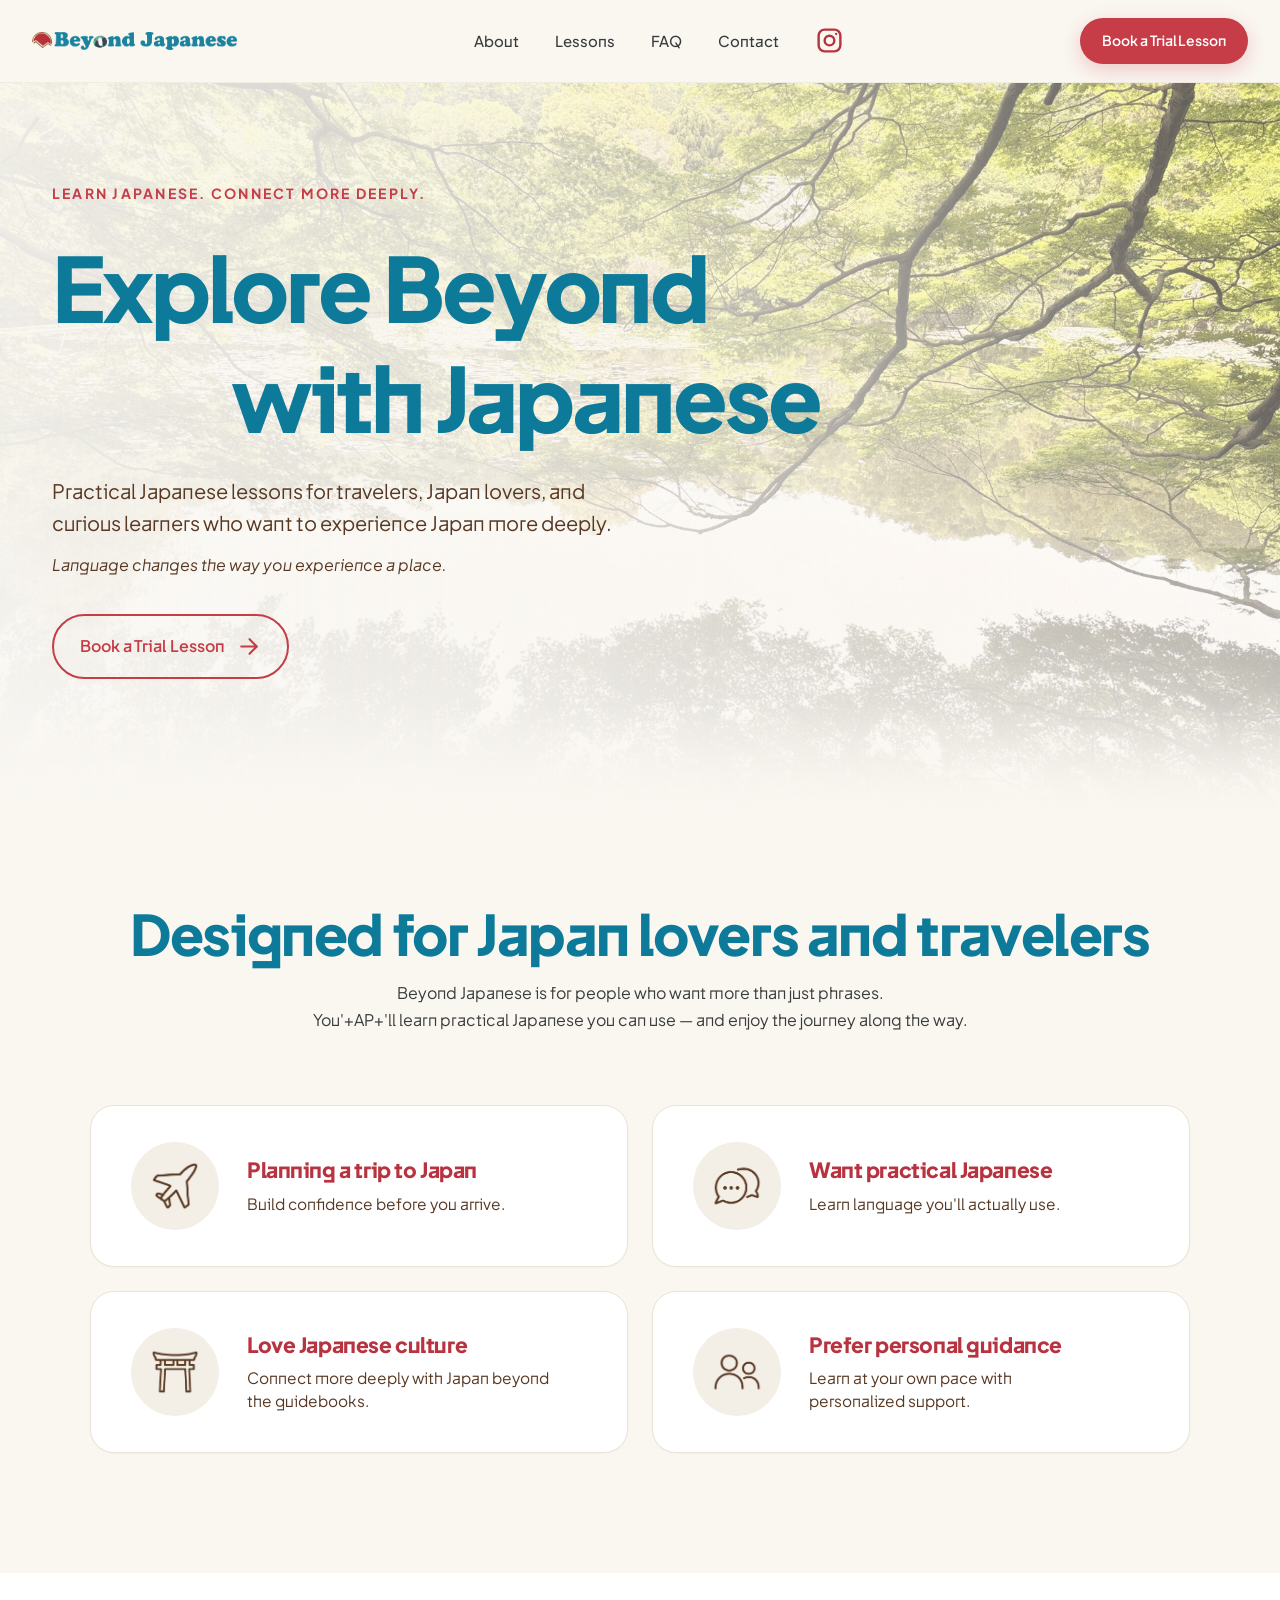
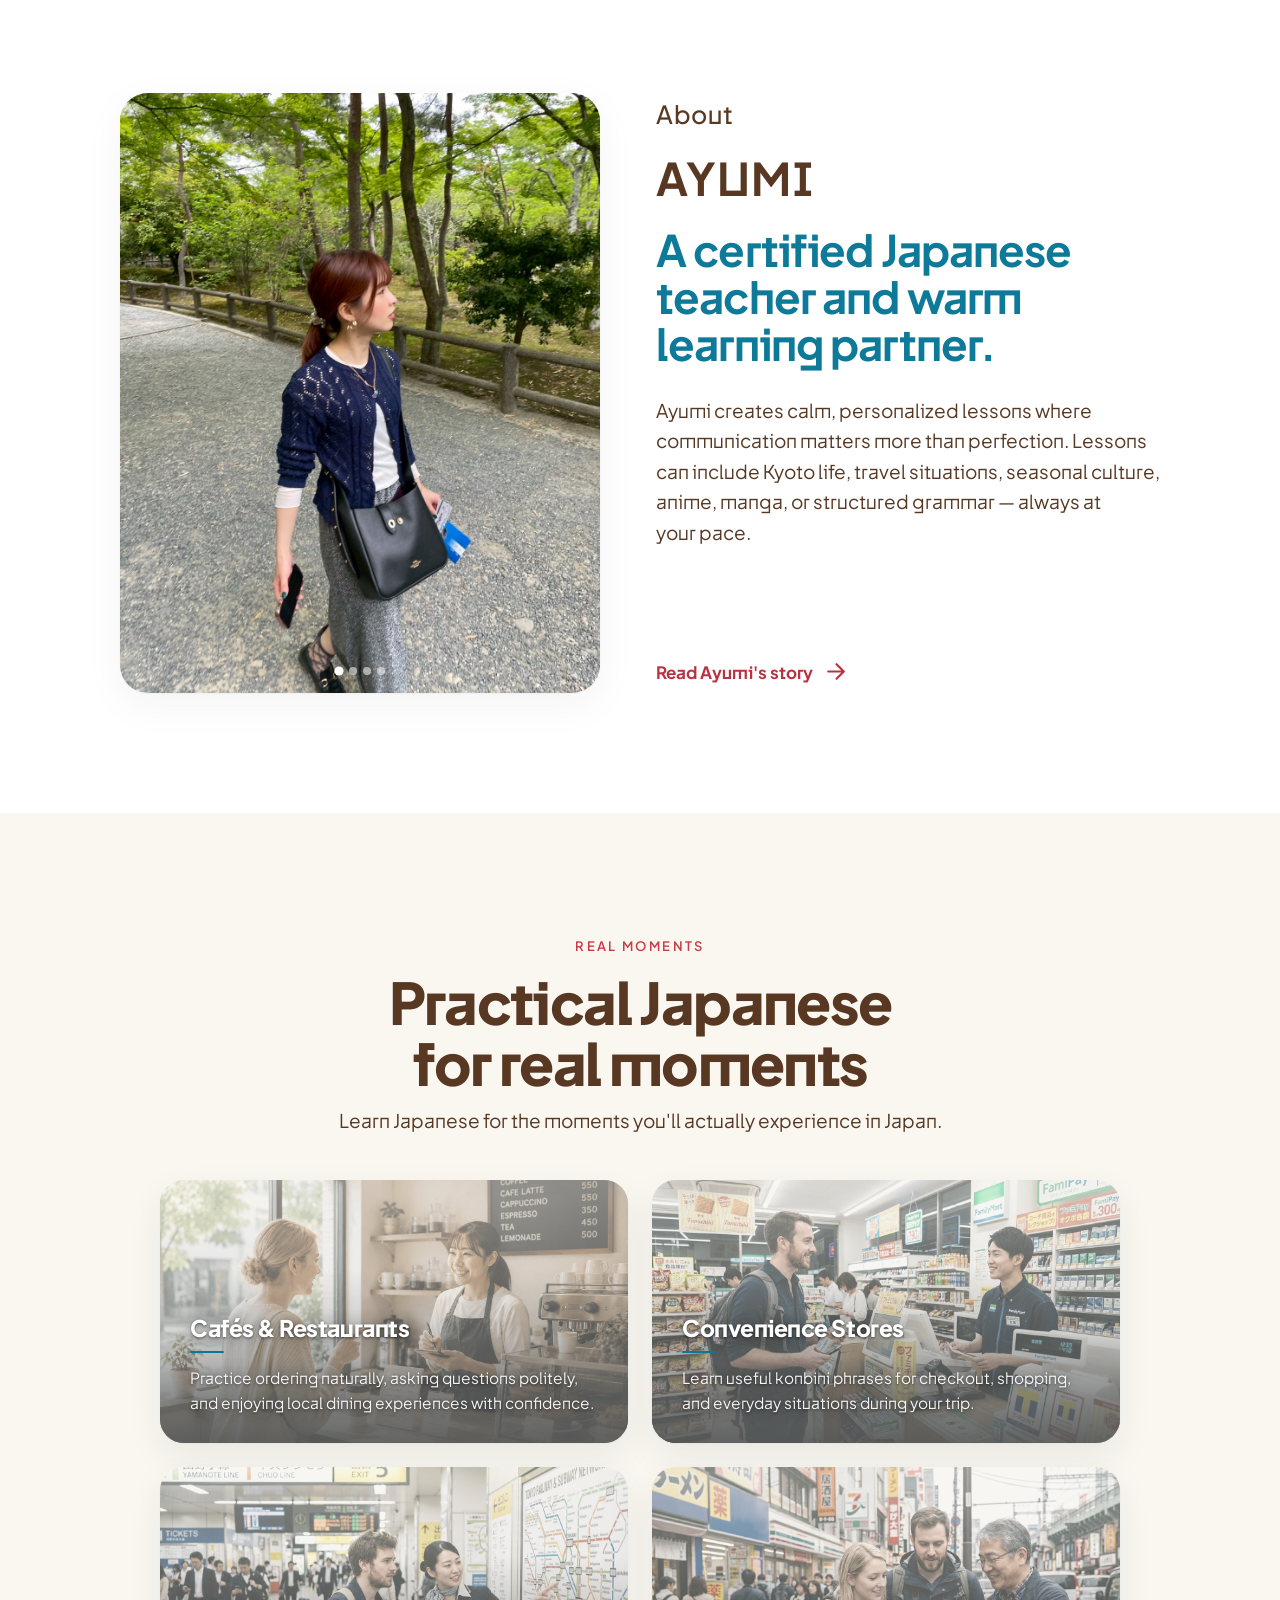
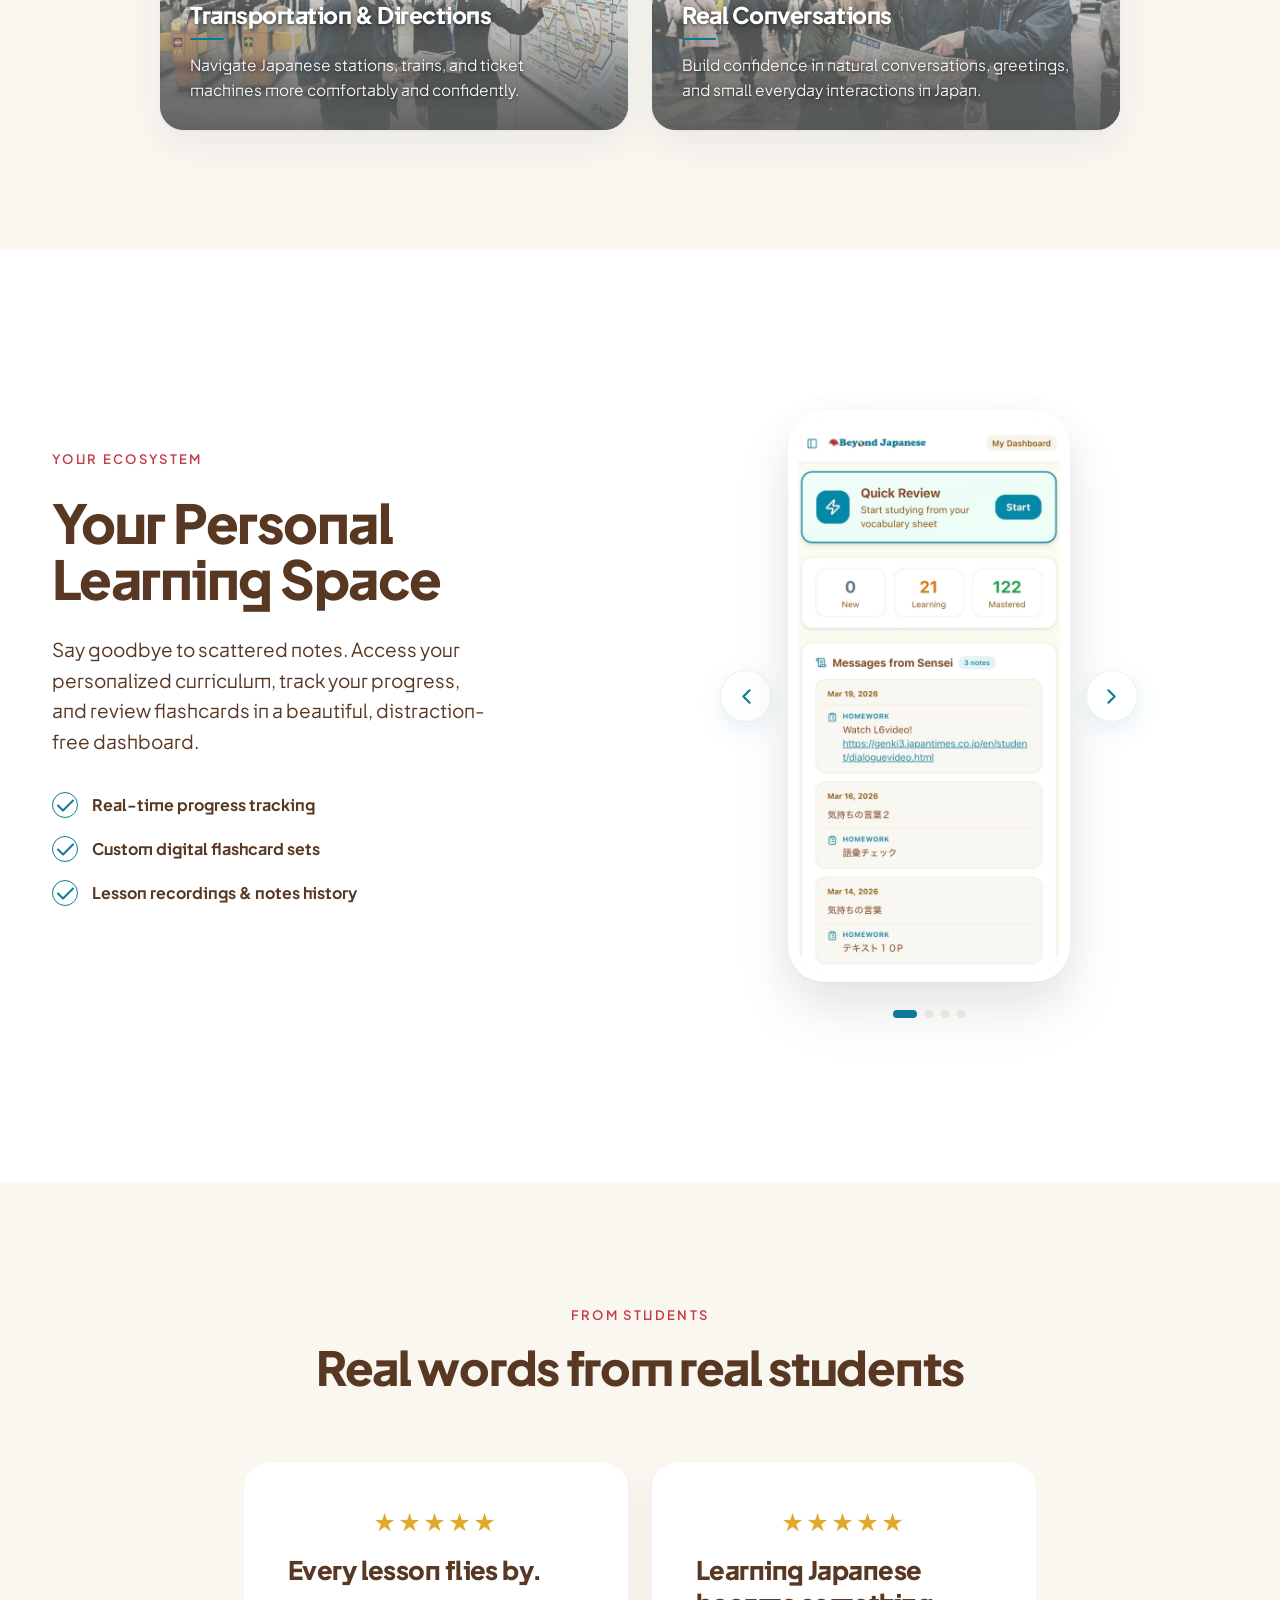
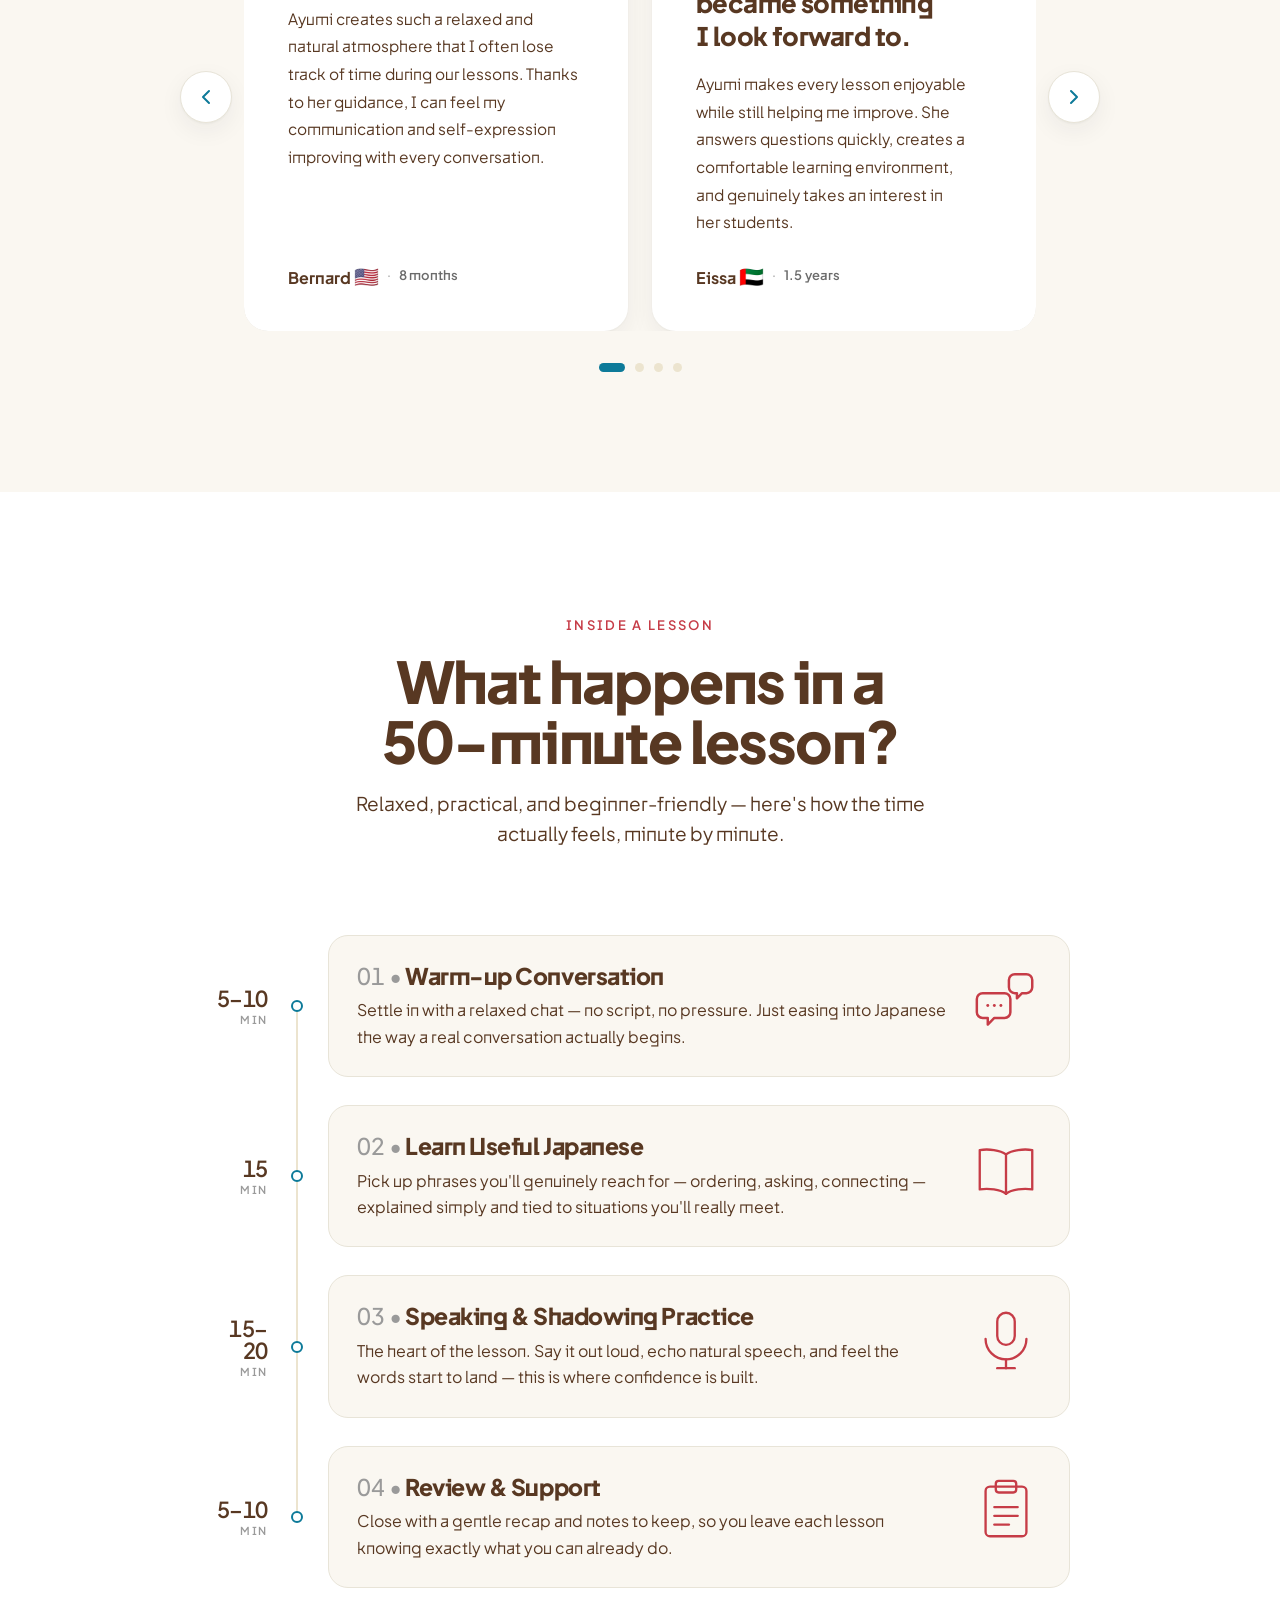
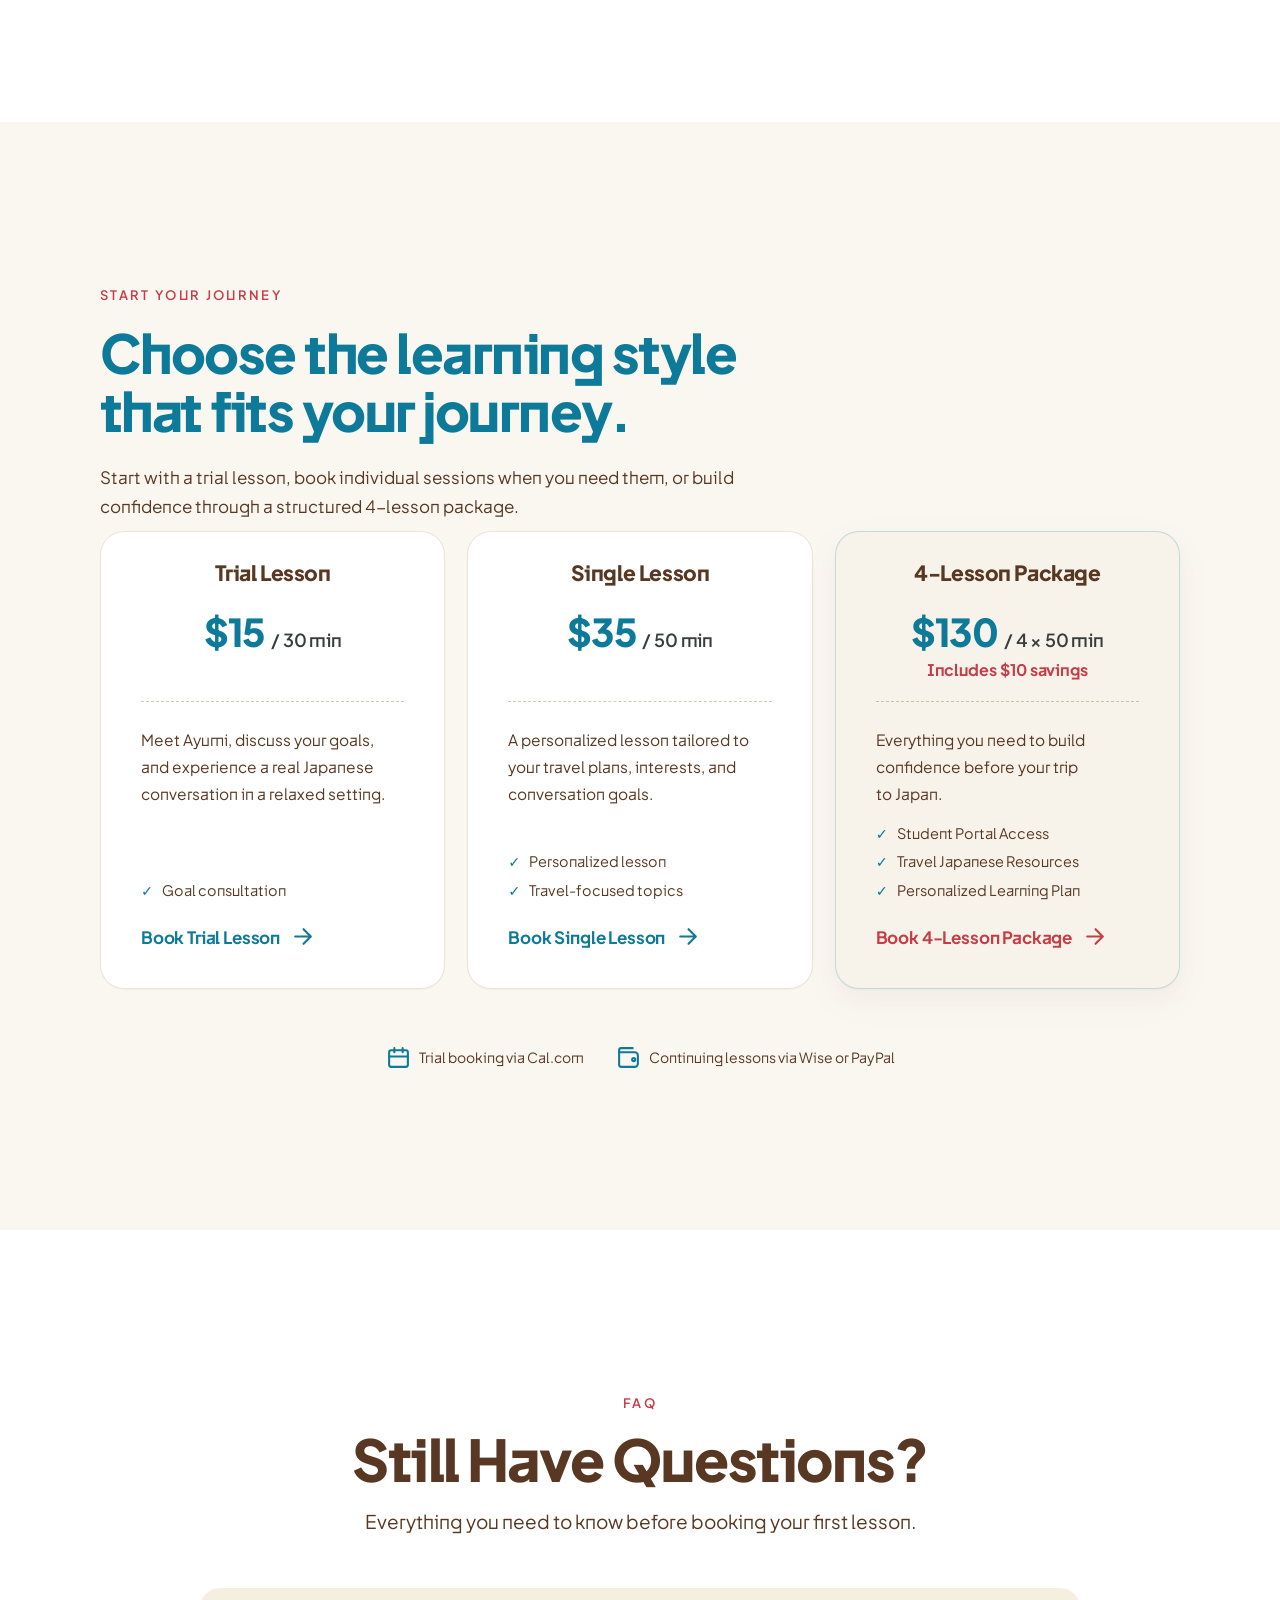
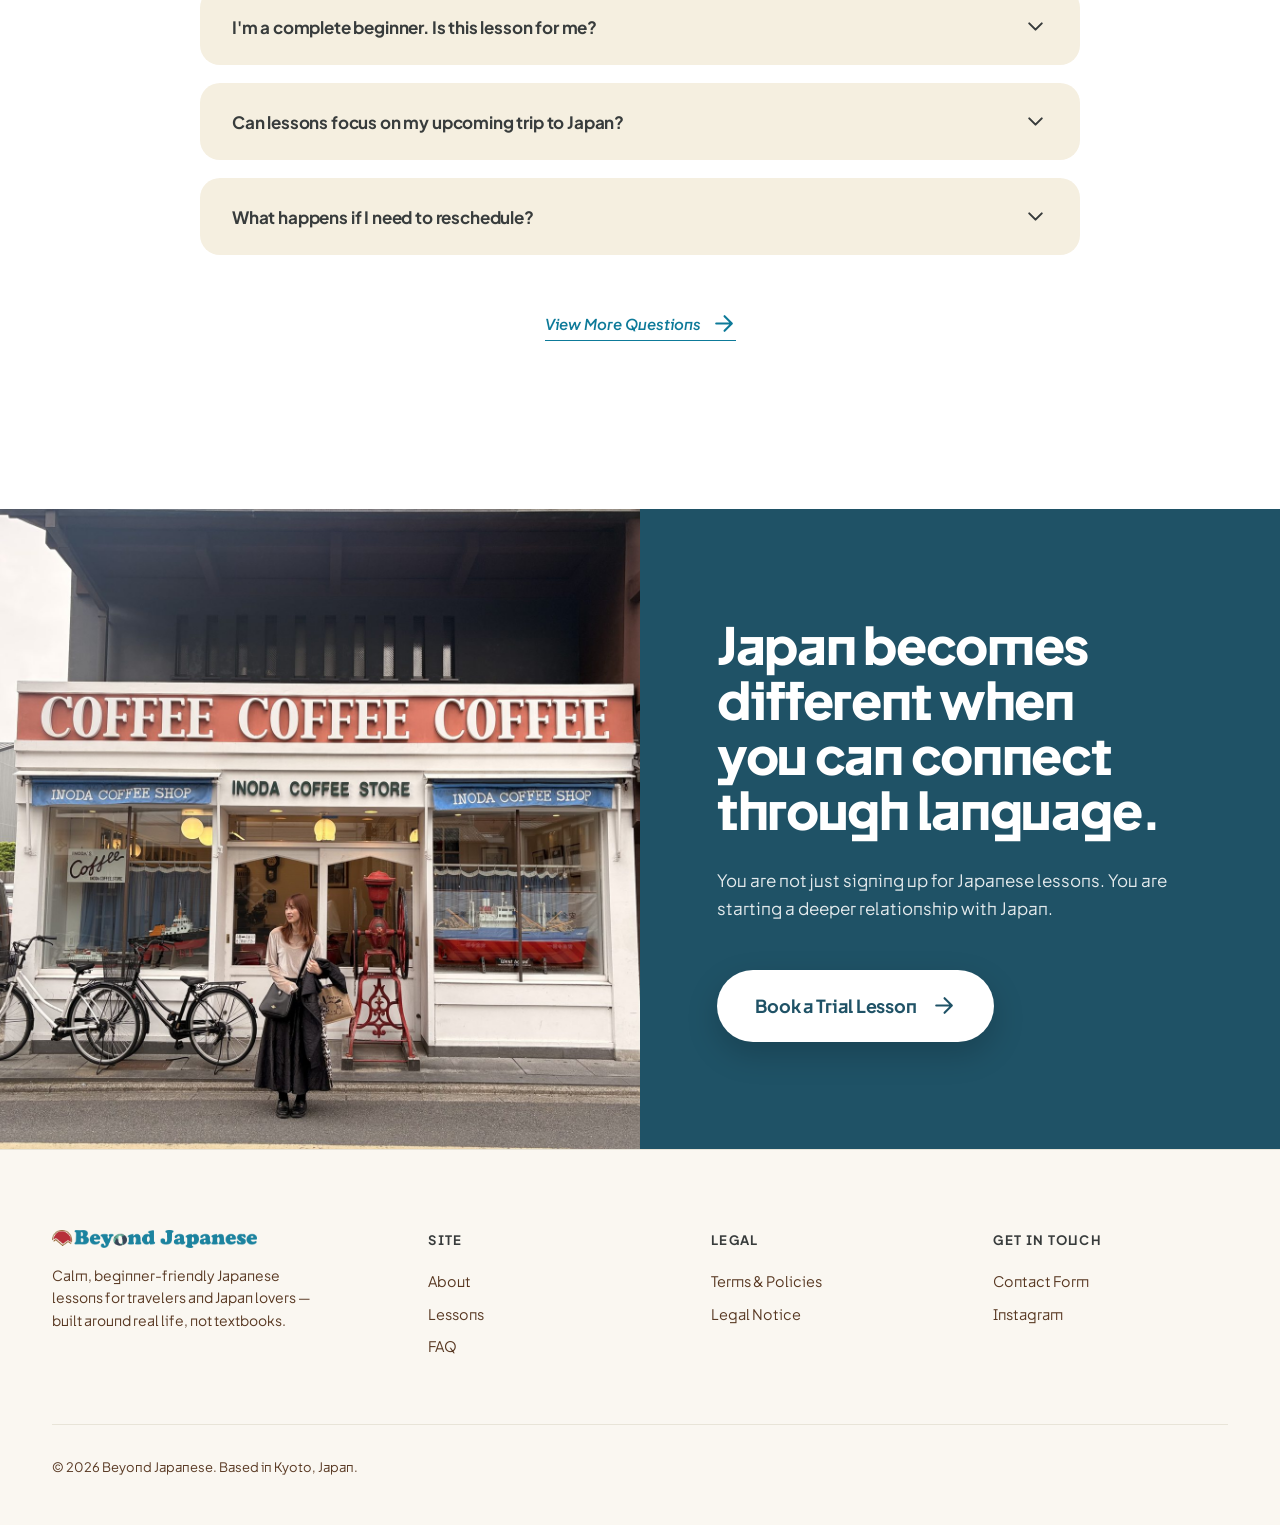
<file: index.html>
<!DOCTYPE html>
<html lang="en">
<head>
<meta charset="UTF-8">
<meta name="viewport" content="width=device-width, initial-scale=1.0">
<title>Beyond Japanese — Explore Beyond with Japanese</title>
<link rel="preconnect" href="https://fonts.googleapis.com">
<link rel="preconnect" href="https://fonts.gstatic.com" crossorigin>
<link href="https://fonts.googleapis.com/css2?family=Plus+Jakarta+Sans:wght@400;500;600;700;800&family=JetBrains+Mono:wght@400;500&display=swap" rel="stylesheet">
<link rel="stylesheet" href="styles.css">
</head>
<body>
<header class="header" data-screen-label="01 Header">
  <div class="header-inner">
    <a href="index.html" class="logo" aria-label="Beyond Japanese — back to home"><img src="images/logo.png" alt="Beyond Japanese" class="logo-img"></a>
    <nav class="nav" aria-label="Primary">
      <a href="about.html">About</a>
      <a href="index.html#pricing">Lessons</a>
      <a href="faq.html">FAQ</a>
      <a href="contact.html">Contact</a>
      <a href="https://www.instagram.com/beyond_japanese.ayumi/" target="_blank" rel="noopener" aria-label="Instagram" class="nav-ig"><svg width="21" height="21" viewBox="0 0 24 24" fill="none" stroke="currentColor" stroke-width="2" stroke-linecap="round" stroke-linejoin="round" style="width:25px;height:25px;"><g><rect x="3" y="3" width="18" height="18" rx="5" style="stroke: rgb(183, 51, 64);"></rect><circle cx="12" cy="12" r="4" style="stroke: rgb(183, 51, 64);"></circle><circle cx="17.5" cy="6.5" r="1" stroke="none" style="fill: rgb(183, 51, 64);"></circle></g></svg></a>
    </nav>
    <a href="https://cal.com/beyond-japanese-lesson/30min" target="_blank" rel="noopener" class="btn btn-primary btn-sm">Book a Trial Lesson</a>
  </div>
</header>
<main>
<section class="hero" data-screen-label="02 Hero">
  <div class="hero-image" aria-hidden="true">
    <img src="images/arashiyama-pond.jpg" alt="" class="hero-photo active" loading="eager">
    <img src="images/arashiyama-back.JPG" alt="" class="hero-photo" loading="lazy">
    <img src="images/kiyomizu-dera.jpg" alt="" class="hero-photo" loading="lazy">
    <img src="images/to-ji.jpg" alt="" class="hero-photo" loading="lazy">
  </div>
  <div class="hero-fade" aria-hidden="true"></div>
  <div class="hero-content">
    <p class="hero-eyebrow">Learn Japanese. Connect more deeply.</p>
    <h1 class="h-display"><span class="hero-h1-line">Explore Beyond</span><br><span class="hero-h1-indent hero-h1-line">with Japanese</span></h1>
    <p class="hero-sub">Practical Japanese lessons for travelers, Japan lovers, and curious learners who want to experience Japan more deeply.</p>
    <p class="hero-support">Language changes the way you experience a place.</p>
    <div class="hero-ctas"><a href="https://cal.com/beyond-japanese-lesson/30min" target="_blank" rel="noopener" class="btn btn-outline-red">Book a Trial Lesson <svg width="18" height="18" viewBox="0 0 24 24" fill="none" stroke="currentColor" stroke-width="2" stroke-linecap="round" stroke-linejoin="round" style="width:25px;height:25px;"><path d="M5 12h14M13 5l7 7-7 7"></path></svg></a></div>
  </div>
</section>
<section class="section section-cream designed-section" data-screen-label="03 Designed For">
  <div class="container">
    <div class="section-head designed-head">
      <h2 class="h-section designed-title" style="color: rgb(13, 122, 153);">Designed for Japan lovers and travelers</h2>
      <p class="designed-sub">Beyond Japanese is for people who want more than just phrases.<br>You'+AP+'ll learn practical Japanese you can use — and enjoy the journey along the way.</p>
    </div>
    <div class="benefit-grid">
      <article class="benefit-card"><div class="benefit-icon" aria-hidden="true"><img src="images/icon-plane.png" alt="" loading="lazy"></div><div class="benefit-text"><h3 class="benefit-title" style="color: rgb(183, 51, 64);">Planning a trip to Japan</h3><p class="benefit-desc">Build confidence before you arrive.</p></div></article>
      <article class="benefit-card"><div class="benefit-icon" aria-hidden="true"><img src="images/icon-chats.png" alt="" loading="lazy"></div><div class="benefit-text"><h3 class="benefit-title" style="color: rgb(183, 51, 64);">Want practical Japanese</h3><p class="benefit-desc">Learn language you'll actually use.</p></div></article>
      <article class="benefit-card"><div class="benefit-icon" aria-hidden="true"><img src="images/icon-torii.png" alt="" loading="lazy"></div><div class="benefit-text"><h3 class="benefit-title" style="color: rgb(183, 51, 64);">Love Japanese culture</h3><p class="benefit-desc">Connect more deeply with Japan beyond the guidebooks.</p></div></article>
      <article class="benefit-card"><div class="benefit-icon" aria-hidden="true"><img src="images/icon-users.png" alt="" loading="lazy"></div><div class="benefit-text"><h3 class="benefit-title" style="color: rgb(183, 51, 64);">Prefer personal guidance</h3><p class="benefit-desc">Learn at your own pace with personalized support.</p></div></article>
    </div>
  </div>
</section>
<section class="section section-white" id="about" data-screen-label="04 About Ayumi">
  <div class="container">
    <div class="about">
      <div class="about-photo">
        <img src="images/ayumi-arashiyama.JPEG" alt="Ayumi walking through Arashiyama" class="about-img active" loading="eager">
        <img src="images/ayumi-flower.JPG" alt="Ayumi with flowers" class="about-img" loading="lazy">
        <img src="images/ayumi-kimono.jpg" alt="Ayumi in kimono" class="about-img" loading="lazy">
        <img src="images/ayumi-kyudo.jpg" alt="Ayumi practicing kyudo" class="about-img" loading="lazy">
        <button class="about-arrow about-arrow-prev" aria-label="Previous photo"><svg viewBox="0 0 24 24" width="22" height="22" fill="none" stroke="currentColor" stroke-width="2" stroke-linecap="round" stroke-linejoin="round"><path d="M15 6l-6 6 6 6"></path></svg></button>
        <button class="about-arrow about-arrow-next" aria-label="Next photo"><svg viewBox="0 0 24 24" width="22" height="22" fill="none" stroke="currentColor" stroke-width="2" stroke-linecap="round" stroke-linejoin="round"><path d="M9 6l6 6-6 6"></path></svg></button>
        <div class="dots">
          <button class="dot active" aria-label="Photo 1"></button>
          <button class="dot" aria-label="Photo 2"></button>
          <button class="dot" aria-label="Photo 3"></button>
          <button class="dot" aria-label="Photo 4"></button>
        </div>
      </div>
      <div class="about-content">
        <span class="about-eyebrow-word" style="font-size: 25px; font-weight: 500;">About</span>
        <span class="about-eyebrow-word" style="font-family: 'Plus Jakarta Sans'; font-weight: 700; color: rgb(88, 56, 34); font-size: 45px;">AYUMI</span>
        <h2>A certified Japanese teacher and warm learning partner.</h2>
        <p class="lead">Ayumi creates calm, personalized lessons where communication matters more than perfection. Lessons can include Kyoto life, travel situations, seasonal culture, anime, manga, or structured grammar — always at your pace.</p>
        <a href="about.html" class="about-link" style="color: rgb(183, 51, 64);">Read Ayumi's story <svg width="18" height="18" viewBox="0 0 24 24" fill="none" stroke="currentColor" stroke-width="2" stroke-linecap="round" stroke-linejoin="round" style="width:25px;height:25px;stroke:rgb(183, 51, 64);"><path d="M5 12h14M13 5l7 7-7 7"></path></svg></a>
      </div>
    </div>
  </div>
</section>
<section class="section section-cream" id="lessons" data-screen-label="05 Practical Japanese">
  <div class="container">
    <div class="section-head practical-head">
      <span class="eyebrow">Real moments</span>
      <h2 class="h-section" style="color: rgb(88, 56, 34);">Practical Japanese<br>for real moments</h2>
      <p class="lead">Learn Japanese for the moments you'll actually experience in Japan.</p>
    </div>
    <div class="scenes-grid">
      <article class="scene-card"><img src="images/cafe.png" alt="" class="scene-bg" loading="lazy"><div class="scene-wash" aria-hidden="true"></div><div class="scene-overlay"><h3 class="scene-title">Cafés & Restaurants</h3><p class="scene-desc">Practice ordering naturally, asking questions politely, and enjoying local dining experiences with confidence.</p></div></article>
      <article class="scene-card"><img src="images/konbini.jpeg" alt="" class="scene-bg" loading="lazy" style="object-position: 26% 32%;"><div class="scene-wash" aria-hidden="true"></div><div class="scene-overlay"><h3 class="scene-title">Convenience Stores</h3><p class="scene-desc">Learn useful konbini phrases for checkout, shopping, and everyday situations during your trip.</p></div></article>
      <article class="scene-card"><img src="images/station.jpeg" alt="" class="scene-bg" loading="lazy"><div class="scene-wash" aria-hidden="true"></div><div class="scene-overlay"><h3 class="scene-title">Transportation & Directions</h3><p class="scene-desc">Navigate Japanese stations, trains, and ticket machines more comfortably and confidently.</p></div></article>
      <article class="scene-card"><img src="images/street.jpeg" alt="" class="scene-bg" loading="lazy" style="object-position: 70% center;"><div class="scene-wash" aria-hidden="true"></div><div class="scene-overlay"><h3 class="scene-title">Real Conversations</h3><p class="scene-desc">Build confidence in natural conversations, greetings, and small everyday interactions in Japan.</p></div></article>
    </div>
  </div>
</section>
<section class="section section-large section-white" data-screen-label="06 Student Portal">
  <div class="container">
    <div class="portal">
      <div class="portal-content">
        <span class="eyebrow">Your ecosystem</span>
        <h2 class="h-section" style="color: rgb(88, 56, 34);">Your Personal<br>Learning Space</h2>
        <p class="lead">Say goodbye to scattered notes. Access your personalized curriculum, track your progress, and review flashcards in a beautiful, distraction-free dashboard.</p>
        <div class="portal-features">
          <div class="portal-feat"><span class="portal-check"><svg width="14" height="14" viewBox="0 0 24 24" fill="none" stroke="currentColor" stroke-width="2" stroke-linecap="round" stroke-linejoin="round" style="width:25px;height:25px;"><path d="M5 12l5 5L20 7"></path></svg></span>Real-time progress tracking</div>
          <div class="portal-feat"><span class="portal-check"><svg width="14" height="14" viewBox="0 0 24 24" fill="none" stroke="currentColor" stroke-width="2" stroke-linecap="round" stroke-linejoin="round" style="width:25px;height:25px;"><path d="M5 12l5 5L20 7"></path></svg></span>Custom digital flashcard sets</div>
          <div class="portal-feat"><span class="portal-check"><svg width="14" height="14" viewBox="0 0 24 24" fill="none" stroke="currentColor" stroke-width="2" stroke-linecap="round" stroke-linejoin="round" style="width:25px;height:25px;"><path d="M5 12l5 5L20 7"></path></svg></span>Lesson recordings &amp; notes history</div>
        </div>
      </div>
      <div class="portal-mock-wrap">
        <div class="portal-mock-frame">
          <button class="mock-nav prev" aria-label="Previous screen"><svg width="22" height="22" viewBox="0 0 24 24" fill="none" stroke="currentColor" stroke-width="2" stroke-linecap="round" stroke-linejoin="round" style="width:25px;height:25px;"><path d="M15 18l-6-6 6-6"></path></svg></button>
          <div class="portal-mock"><div class="portal-mock-inner">
            <img src="images/1_dashboad.jpg" alt="Dashboard overview" class="mock-img active" loading="eager">
            <img src="images/2_anouncement.jpg" alt="Announcements" class="mock-img" loading="lazy">
            <img src="images/3quiz_after.jpg" alt="Quiz results" class="mock-img" loading="lazy">
            <img src="images/4_flashcard.png" alt="Flashcards" class="mock-img" loading="lazy">
          </div></div>
          <button class="mock-nav next" aria-label="Next screen"><svg width="22" height="22" viewBox="0 0 24 24" fill="none" stroke="currentColor" stroke-width="2" stroke-linecap="round" stroke-linejoin="round" style="width:25px;height:25px;"><path d="M9 18l6-6-6-6"></path></svg></button>
          <div class="mock-dots" aria-hidden="true">
            <button class="mock-dot active" aria-label="Screen 1"></button>
            <button class="mock-dot" aria-label="Screen 2"></button>
            <button class="mock-dot" aria-label="Screen 3"></button>
            <button class="mock-dot" aria-label="Screen 4"></button>
          </div>
        </div>
      </div>
    </div>
  </div>
</section>
<section class="section section-cream" data-screen-label="07 Testimonials">
  <div class="container">
    <div class="section-head"><span class="eyebrow">From students</span><h2 class="h-section testimonials-title" style="color: rgb(88, 56, 34);">Real words from real students</h2></div>
    <div class="tcarousel" style="--tpv: 2;">
      <button class="tcarousel-arrow tcarousel-prev" aria-label="Previous reviews"><svg viewBox="0 0 24 24" width="24" height="24" fill="none" stroke="currentColor" stroke-width="2" stroke-linecap="round" stroke-linejoin="round"><path d="M15 6l-6 6 6 6"></path></svg></button>
      <div class="tcarousel-viewport"><div class="tcarousel-track">
        <div class="tcarousel-slide"><blockquote class="testimonial"><div class="testimonial-stars" aria-label="5 out of 5 stars">★★★★★</div><p class="testimonial-headline">Every lesson flies by.</p><p class="testimonial-body">Ayumi creates such a relaxed and natural atmosphere that I often lose track of time during our lessons. Thanks to her guidance, I can feel my communication and self-expression improving with every conversation.</p><div class="testimonial-by"><span class="testimonial-name">Bernard <span class="testimonial-flag">🇺🇸</span></span><span class="testimonial-sep" aria-hidden="true">·</span><span class="testimonial-meta">8 months</span></div></blockquote></div>
        <div class="tcarousel-slide"><blockquote class="testimonial"><div class="testimonial-stars" aria-label="5 out of 5 stars">★★★★★</div><p class="testimonial-headline">Learning Japanese became something I look forward to.</p><p class="testimonial-body">Ayumi makes every lesson enjoyable while still helping me improve. She answers questions quickly, creates a comfortable learning environment, and genuinely takes an interest in her students.</p><div class="testimonial-by"><span class="testimonial-name">Eissa <span class="testimonial-flag">🇦🇪</span></span><span class="testimonial-sep" aria-hidden="true">·</span><span class="testimonial-meta">1.5 years</span></div></blockquote></div>
        <div class="tcarousel-slide"><blockquote class="testimonial"><div class="testimonial-stars" aria-label="5 out of 5 stars">★★★★★</div><p class="testimonial-headline">I always feel supported and encouraged.</p><p class="testimonial-body">Ayumi is patient, approachable, and always willing to help. Her explanations are easy to follow, and she creates lessons that make learning Japanese feel achievable and rewarding.</p><div class="testimonial-by"><span class="testimonial-name">Mark <span class="testimonial-flag">🇳🇱</span></span><span class="testimonial-sep" aria-hidden="true">·</span><span class="testimonial-meta">3 months</span></div></blockquote></div>
        <div class="tcarousel-slide"><blockquote class="testimonial"><div class="testimonial-stars" aria-label="5 out of 5 stars">★★★★★</div><p class="testimonial-headline">Every lesson feels productive and well structured.</p><p class="testimonial-body">Ayumi is incredibly patient and helpful. I appreciate how organized her lessons are, and I always leave each session feeling that I've made meaningful progress.</p><div class="testimonial-by"><span class="testimonial-name">Nate <span class="testimonial-flag">🇺🇸</span></span><span class="testimonial-sep" aria-hidden="true">·</span><span class="testimonial-meta">1.5 years</span></div></blockquote></div>
      </div></div>
      <button class="tcarousel-arrow tcarousel-next" aria-label="Next reviews"><svg viewBox="0 0 24 24" width="24" height="24" fill="none" stroke="currentColor" stroke-width="2" stroke-linecap="round" stroke-linejoin="round"><path d="M9 6l6 6-6 6"></path></svg></button>
    </div>
    <div class="tcarousel-dots">
      <button class="tcarousel-dot active" aria-label="Go to review 1"></button>
      <button class="tcarousel-dot" aria-label="Go to review 2"></button>
      <button class="tcarousel-dot" aria-label="Go to review 3"></button>
      <button class="tcarousel-dot" aria-label="Go to review 4"></button>
    </div>
  </div>
</section>
<section class="section section-white" data-screen-label="08 Timeline">
  <div class="container">
    <div class="section-head"><span class="eyebrow">Inside a lesson</span><h2 class="h-section" style="color: rgb(88, 56, 34);">What happens in a<br>50-minute lesson?</h2><p class="lead">Relaxed, practical, and beginner-friendly — here's how the time actually feels, minute by minute.</p></div>
    <div class="journey">
      <div class="journey-step"><div class="journey-rail" aria-hidden="true"><span class="journey-dot"></span><div class="journey-time"><span class="journey-time-num">5–10</span><span class="journey-time-unit">min</span></div></div><div class="journey-card"><div class="journey-card-top"><span class="journey-icon" aria-hidden="true"><svg viewBox="0 0 48 48" width="100%" height="100%" aria-hidden="true"><g fill="none" stroke="currentColor" stroke-width="1.7" stroke-linecap="round" stroke-linejoin="round"><path d="M30 7 h8 a4 4 0 0 1 4 4 v5 a4 4 0 0 1 -4 4 h-3 l-3.5 3.5 v-3.5 h-1.5 a4 4 0 0 1 -4 -4 v-5 a4 4 0 0 1 4 -4 z"></path><path d="M8 20 h15 a4 4 0 0 1 4 4 v9 a4 4 0 0 1 -4 4 h-7 l-4.5 4.5 v-4.5 h-3.5 a4 4 0 0 1 -4 -4 v-9 a4 4 0 0 1 4 -4 z"></path><circle cx="11.5" cy="28.5" r="1" fill="currentColor" stroke="none"></circle><circle cx="16" cy="28.5" r="1" fill="currentColor" stroke="none"></circle><circle cx="20.5" cy="28.5" r="1" fill="currentColor" stroke="none"></circle></g></svg></span></div><div class="journey-card-body"><h3 class="journey-title"><span class="journey-num">01</span><span class="journey-sep" aria-hidden="true"> • </span>Warm-up Conversation</h3><p class="journey-desc">Settle in with a relaxed chat — no script, no pressure. Just easing into Japanese the way a real conversation actually begins.</p></div></div></div>
      <div class="journey-step"><div class="journey-rail" aria-hidden="true"><span class="journey-dot"></span><div class="journey-time"><span class="journey-time-num">15</span><span class="journey-time-unit">min</span></div></div><div class="journey-card"><div class="journey-card-top"><span class="journey-icon" aria-hidden="true"><svg viewBox="0 0 48 48" width="100%" height="100%" aria-hidden="true"><g fill="none" stroke="currentColor" stroke-width="1.6" stroke-linecap="round" stroke-linejoin="round"><path d="M24 14 C 20 11, 12 10, 6 11 L 6 38 C 12 37, 20 38, 24 41"></path><path d="M24 14 C 28 11, 36 10, 42 11 L 42 38 C 36 37, 28 38, 24 41"></path><line x1="24" y1="14" x2="24" y2="41"></line></g></svg></span></div><div class="journey-card-body"><h3 class="journey-title"><span class="journey-num">02</span><span class="journey-sep" aria-hidden="true"> • </span>Learn Useful Japanese</h3><p class="journey-desc">Pick up phrases you'll genuinely reach for — ordering, asking, connecting — explained simply and tied to situations you'll really meet.</p></div></div></div>
      <div class="journey-step featured"><div class="journey-rail" aria-hidden="true"><span class="journey-dot"></span><div class="journey-time"><span class="journey-time-num">15–20</span><span class="journey-time-unit">min</span></div></div><div class="journey-card"><div class="journey-card-top"><span class="journey-icon" aria-hidden="true"><svg viewBox="0 0 48 48" width="100%" height="100%" aria-hidden="true"><g fill="none" stroke="currentColor" stroke-width="1.6" stroke-linecap="round" stroke-linejoin="round"><rect x="18" y="6" width="12" height="22" rx="6"></rect><path d="M10 24 a14 14 0 0 0 28 0"></path><line x1="24" y1="38" x2="24" y2="44"></line><line x1="18" y1="44" x2="30" y2="44"></line></g></svg></span></div><div class="journey-card-body"><h3 class="journey-title"><span class="journey-num">03</span><span class="journey-sep" aria-hidden="true"> • </span>Speaking & Shadowing Practice</h3><p class="journey-desc">The heart of the lesson. Say it out loud, echo natural speech, and feel the words start to land — this is where confidence is built.</p></div></div></div>
      <div class="journey-step"><div class="journey-rail" aria-hidden="true"><span class="journey-dot"></span><div class="journey-time"><span class="journey-time-num">5–10</span><span class="journey-time-unit">min</span></div></div><div class="journey-card"><div class="journey-card-top"><span class="journey-icon" aria-hidden="true"><svg viewBox="0 0 48 48" width="100%" height="100%" aria-hidden="true"><g fill="none" stroke="currentColor" stroke-width="1.6" stroke-linecap="round" stroke-linejoin="round"><rect x="10" y="8" width="28" height="34" rx="3"></rect><rect x="17" y="4" width="14" height="8" rx="2"></rect><line x1="16" y1="22" x2="32" y2="22"></line><line x1="16" y1="28" x2="32" y2="28"></line><line x1="16" y1="34" x2="26" y2="34"></line></g></svg></span></div><div class="journey-card-body"><h3 class="journey-title"><span class="journey-num">04</span><span class="journey-sep" aria-hidden="true"> • </span>Review & Support</h3><p class="journey-desc">Close with a gentle recap and notes to keep, so you leave each lesson knowing exactly what you can already do.</p></div></div></div>
    </div>
  </div>
</section>
<section class="section section-large section-cream" id="pricing" data-screen-label="09 Pricing">
  <div class="container">
    <header class="pricing-head"><span class="eyebrow">Start your journey</span><h2 class="h-section">Choose the learning style<br>that fits your journey.</h2><p class="pricing-sub">Start with a trial lesson, book individual sessions when you need them, or build confidence through a structured 4-lesson package.</p></header>
    <div class="pricing-grid">
      <article class="price-card">
        <div class="price-col-main"><h3 class="price-name" style="color: rgb(88, 56, 34);">Trial Lesson</h3><div class="price-amount">$15 <span class="price-inline-unit">/ 30 min</span></div><div class="price-note">&#160;</div></div>
        <span class="price-rule" aria-hidden="true"></span>
        <div class="price-col-extra"><p class="price-desc">Meet Ayumi, discuss your goals, and experience a real Japanese conversation in a relaxed setting.</p><ul class="price-benefits"><li><span class="price-check" aria-hidden="true">✓</span>Goal consultation</li></ul><a class="price-link" href="https://cal.com/beyond-japanese-lesson/30min" target="_blank" rel="noopener" style="color: rgb(13, 122, 153);">Book Trial Lesson <svg width="18" height="18" viewBox="0 0 24 24" fill="none" stroke="currentColor" stroke-width="2" stroke-linecap="round" stroke-linejoin="round" style="width:25px;height:25px;"><path d="M5 12h14M13 5l7 7-7 7"></path></svg></a></div>
      </article>
      <article class="price-card">
        <div class="price-col-main"><h3 class="price-name" style="color: rgb(88, 56, 34);">Single Lesson</h3><div class="price-amount">$35 <span class="price-inline-unit">/ 50 min</span></div><div class="price-note">&#160;</div></div>
        <span class="price-rule" aria-hidden="true"></span>
        <div class="price-col-extra"><p class="price-desc">A personalized lesson tailored to your travel plans, interests, and conversation goals.</p><ul class="price-benefits"><li><span class="price-check" aria-hidden="true">✓</span>Personalized lesson</li><li><span class="price-check" aria-hidden="true">✓</span>Travel-focused topics</li></ul><a class="price-link" href="https://cal.com/beyond-japanese-lesson/50min" target="_blank" rel="noopener" style="color: rgb(13, 122, 153);">Book Single Lesson <svg width="18" height="18" viewBox="0 0 24 24" fill="none" stroke="currentColor" stroke-width="2" stroke-linecap="round" stroke-linejoin="round" style="width:25px;height:25px;"><path d="M5 12h14M13 5l7 7-7 7"></path></svg></a></div>
      </article>
      <article class="price-card featured">
        <div class="price-col-main"><h3 class="price-name" style="color: rgb(88, 56, 34);">4-Lesson Package</h3><div class="price-amount">$130 <span class="price-inline-unit">/ 4 × 50 min</span></div><div class="price-note">Includes $10 savings</div></div>
        <span class="price-rule" aria-hidden="true"></span>
        <div class="price-col-extra"><p class="price-desc">Everything you need to build confidence before your trip to Japan.</p><ul class="price-benefits"><li><span class="price-check" aria-hidden="true">✓</span>Student Portal Access</li><li><span class="price-check" aria-hidden="true">✓</span>Travel Japanese Resources</li><li><span class="price-check" aria-hidden="true">✓</span>Personalized Learning Plan</li></ul><a class="price-link price-link-featured" href="contact.html" style="color: rgb(198, 60, 71);">Book 4-Lesson Package <svg width="18" height="18" viewBox="0 0 24 24" fill="none" stroke="currentColor" stroke-width="2" stroke-linecap="round" stroke-linejoin="round" style="width:25px;height:25px;"><path d="M5 12h14M13 5l7 7-7 7"></path></svg></a></div>
      </article>
    </div>
    <div class="pricing-cta"><div class="pricing-note"><span><svg width="16" height="16" viewBox="0 0 24 24" fill="none" stroke="currentColor" stroke-width="2" stroke-linecap="round" stroke-linejoin="round" style="width:25px;height:25px;"><g><rect x="3" y="5" width="18" height="16" rx="2"></rect><path d="M16 3v4M8 3v4M3 11h18" style="stroke: rgb(13, 122, 153);"></path></g></svg> Trial booking via Cal.com</span><span><svg width="16" height="16" viewBox="0 0 24 24" fill="none" stroke="currentColor" stroke-width="2" stroke-linecap="round" stroke-linejoin="round" style="width:25px;height:25px;"><g><path d="M3 7h15a3 3 0 0 1 3 3v8a3 3 0 0 1-3 3H5a2 2 0 0 1-2-2V7z" style="stroke: rgb(13, 122, 153);"></path><path d="M3 7V5a2 2 0 0 1 2-2h11"></path><circle cx="17" cy="14" r="1.5"></circle></g></svg> Continuing lessons via Wise or PayPal</span></div></div>
  </div>
</section>
<section class="section section-large section-white" id="faq" data-screen-label="10 FAQ">
  <div class="container">
    <div class="section-head"><span class="eyebrow">FAQ</span><h2 class="h-section" style="color: rgb(88, 56, 34);">Still Have Questions?</h2><p class="lead">Everything you need to know before booking your first lesson.</p></div>
    <div class="faq-list">
      <div class="faq-item"><button class="faq-q" aria-expanded="false"><span>I'm a complete beginner. Is this lesson for me?</span><svg width="20" height="20" viewBox="0 0 24 24" fill="none" stroke="currentColor" stroke-width="2" stroke-linecap="round" stroke-linejoin="round" style="width:25px;height:25px;"><path d="M6 9l6 6 6-6"></path></svg></button><div class="faq-a">Absolutely. Most students start as complete beginners. I'll begin from where you are — even if that's hiragana from scratch — and build at a pace that feels comfortable for you.</div></div>
      <div class="faq-item"><button class="faq-q" aria-expanded="false"><span>Can lessons focus on my upcoming trip to Japan?</span><svg width="20" height="20" viewBox="0 0 24 24" fill="none" stroke="currentColor" stroke-width="2" stroke-linecap="round" stroke-linejoin="round" style="width:25px;height:25px;"><path d="M6 9l6 6 6-6"></path></svg></button><div class="faq-a">Yes — that's one of my favorite things to teach. Tell me your itinerary or the situations you're nervous about, and we'll practice the real Japanese you'll use at restaurants, stations, shops, and ryokan before you go.</div></div>
      <div class="faq-item"><button class="faq-q" aria-expanded="false"><span>What happens if I need to reschedule?</span><svg width="20" height="20" viewBox="0 0 24 24" fill="none" stroke="currentColor" stroke-width="2" stroke-linecap="round" stroke-linejoin="round" style="width:25px;height:25px;"><path d="M6 9l6 6 6-6"></path></svg></button><div class="faq-a">Yes. You may reschedule your lesson up to 6 hours before the scheduled start time.<br><br>To keep lesson scheduling fair and manageable, changes requested within 6 hours of the lesson start time may not be accepted.
</div></div>
    </div>
    <div class="faq-more-wrap"><a href="faq.html" class="faq-more">View More Questions <svg width="16" height="16" viewBox="0 0 24 24" fill="none" stroke="currentColor" stroke-width="2" stroke-linecap="round" stroke-linejoin="round" style="width:25px;height:25px;"><path d="M5 12h14M13 5l7 7-7 7"></path></svg></a></div>
  </div>
</section>
<section class="final-cta" id="book" data-screen-label="11 Final CTA">
  <div class="final-cta-split">
    <div class="final-cta-photo-pane"><img src="images/footer.JPG" alt="" class="final-cta-photo"></div>
    <div class="final-cta-text-pane"><div class="final-cta-content"><h2>Japan becomes different when you can connect through language.</h2><p class="lead">You are not just signing up for Japanese lessons. You are starting a deeper relationship with Japan.</p><a href="https://cal.com/beyond-japanese-lesson/30min" target="_blank" rel="noopener" class="btn btn-cta-light">Book a Trial Lesson <svg width="18" height="18" viewBox="0 0 24 24" fill="none" stroke="currentColor" stroke-width="2" stroke-linecap="round" stroke-linejoin="round" style="width:25px;height:25px;stroke:#1f5266;"><path d="M5 12h14M13 5l7 7-7 7"></path></svg></a></div></div>
  </div>
</section>
</main>
<footer class="footer" id="contact" data-screen-label="12 Footer">
  <div class="container">
    <div class="footer-grid">
      <div>
        <a href="index.html" class="logo" style="margin-bottom: 0px;"><img src="images/logo.png" alt="Beyond Japanese" class="logo-img"></a>
        <p class="footer-tag">Calm, beginner-friendly Japanese lessons for travelers and Japan lovers — built around real life, not textbooks.</p>
      </div>
      <div class="footer-col"><h4>Site</h4><a href="#about">About</a><a href="index.html#pricing">Lessons</a><a href="#faq">FAQ</a></div>
      <div class="footer-col"><h4>Legal</h4><a href="terms-policies.html">Terms &amp; Policies</a><a href="legal.html">Legal Notice</a></div>
      <div class="footer-col"><h4>Get in Touch</h4><a href="contact.html">Contact Form</a><a href="https://www.instagram.com/beyond_japanese.ayumi/" target="_blank" rel="noopener">Instagram</a></div>
    </div>
    <div class="footer-bottom"><span>© 2026 Beyond Japanese. Based in Kyoto, Japan.</span></div>
  </div>
</footer>
<script src="app.js"></script>
</body>
</html>
</file>
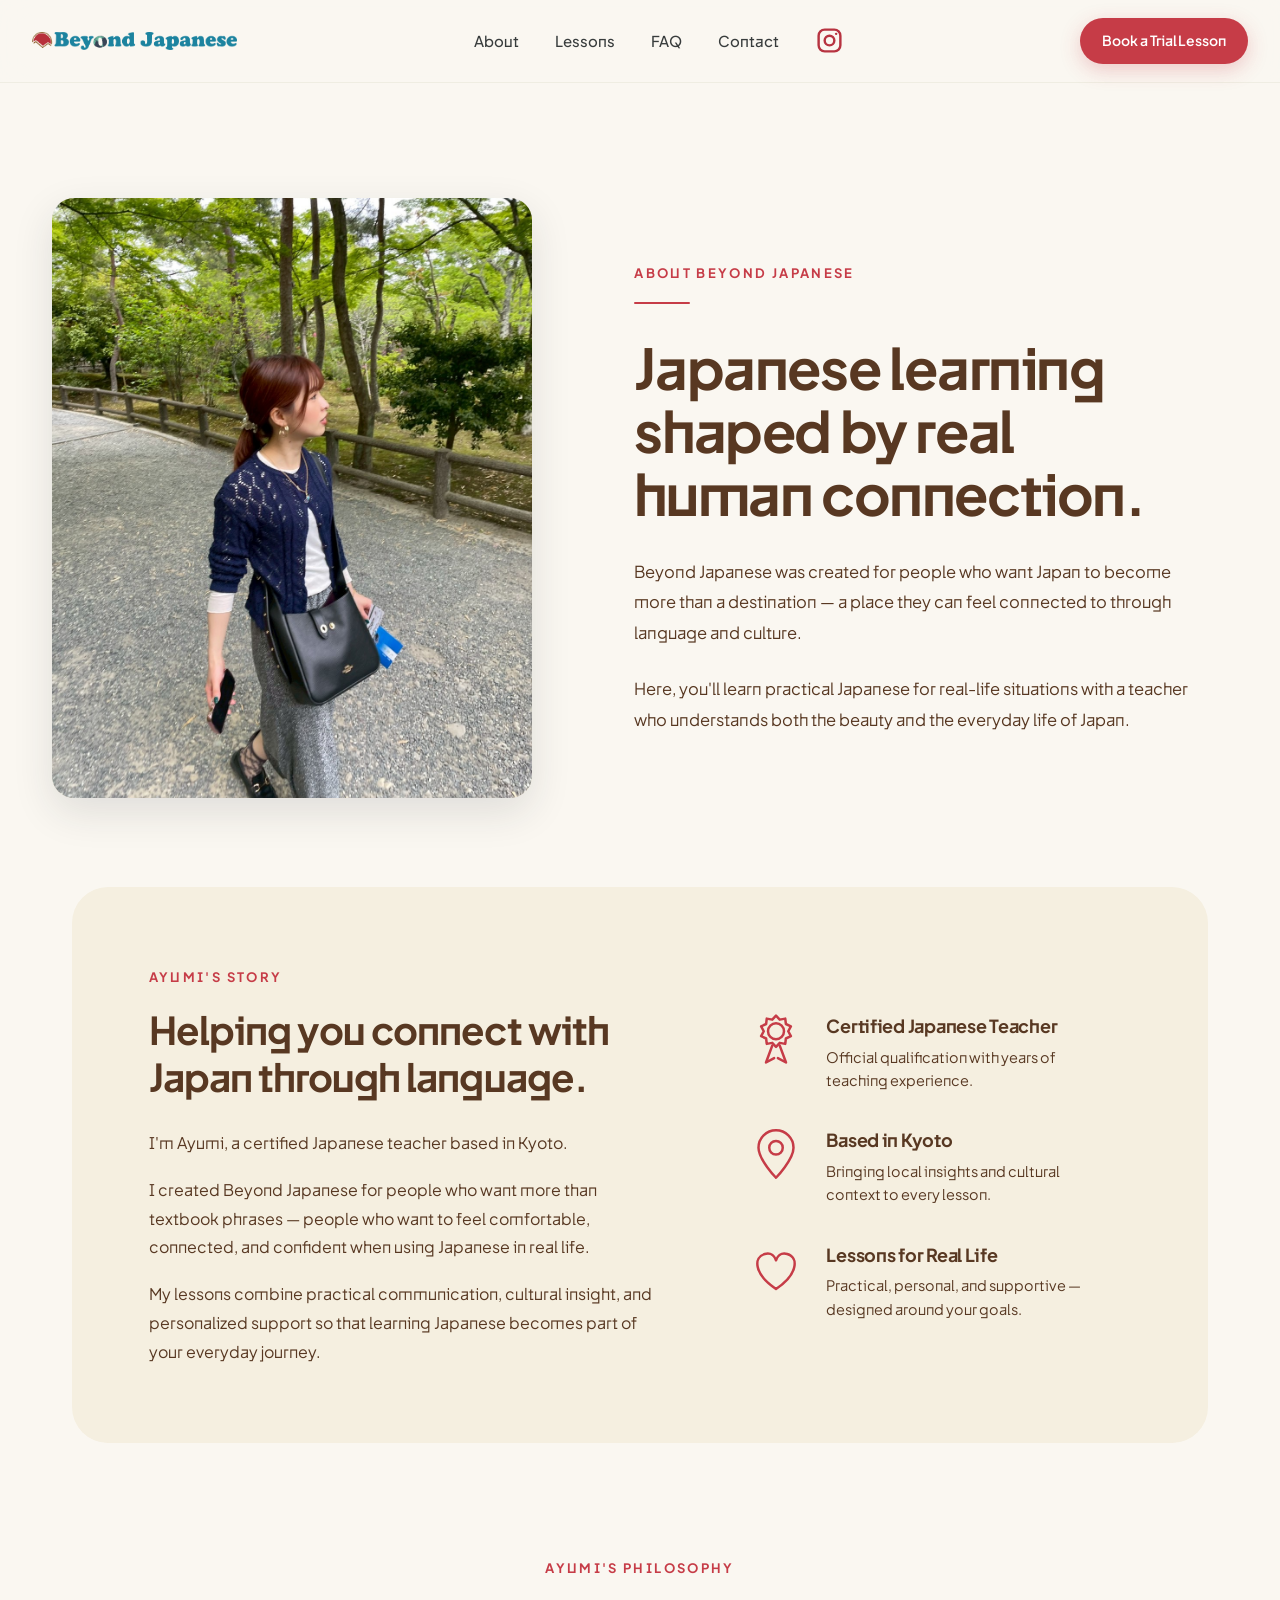
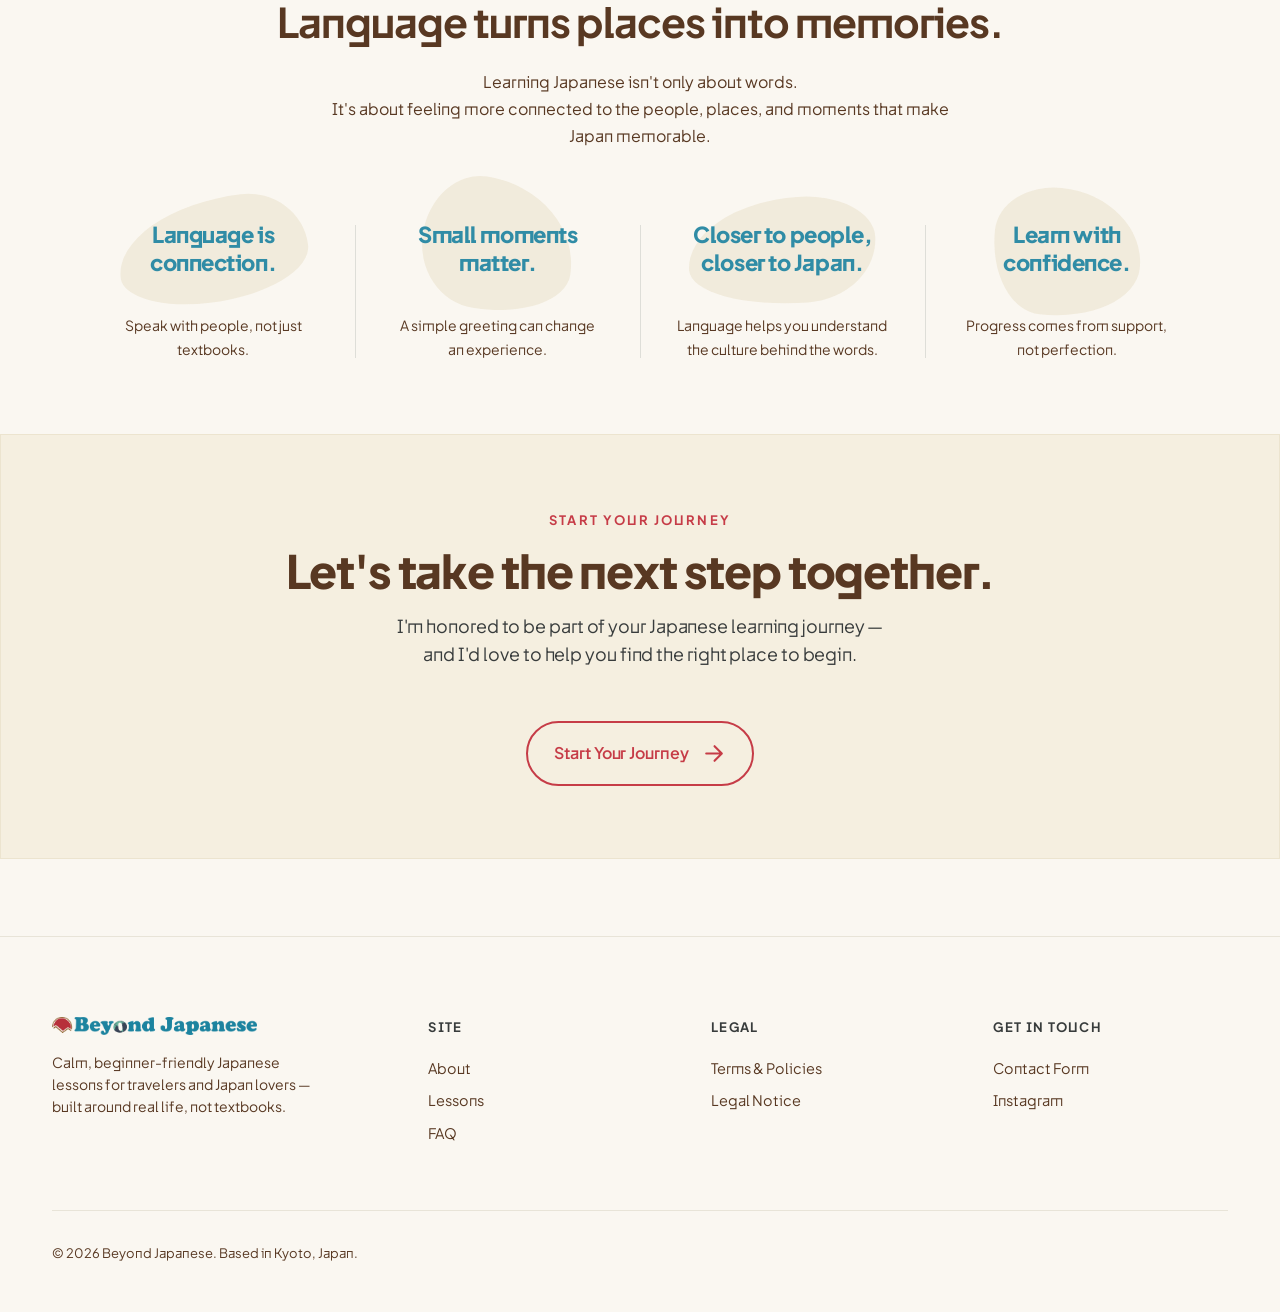
<file: about.html>
<!DOCTYPE html>
<html lang="en">
<head>
<meta charset="UTF-8">
<meta name="viewport" content="width=device-width, initial-scale=1.0">
<title>About — Beyond Japanese</title>
<link rel="preconnect" href="https://fonts.googleapis.com">
<link rel="preconnect" href="https://fonts.gstatic.com" crossorigin>
<link href="https://fonts.googleapis.com/css2?family=Plus+Jakarta+Sans:wght@400;500;600;700;800&family=JetBrains+Mono:wght@400;500&display=swap" rel="stylesheet">
<link rel="stylesheet" href="styles.css">
<link rel="stylesheet" href="about-styles.css">
</head>
<body>
<div class="about-page">
<header class="header" data-screen-label="01 Header">
  <div class="header-inner">
    <a href="index.html" class="logo" aria-label="Beyond Japanese — back to home"><img src="images/logo.png" alt="Beyond Japanese" class="logo-img"></a>
    <nav class="nav" aria-label="Primary">
      <a href="about.html">About</a>
      <a href="index.html#pricing">Lessons</a>
      <a href="faq.html">FAQ</a>
      <a href="contact.html">Contact</a>
      <a href="https://www.instagram.com/beyond_japanese.ayumi/" target="_blank" rel="noopener" aria-label="Instagram" class="nav-ig"><svg width="21" height="21" viewBox="0 0 24 24" fill="none" stroke="currentColor" stroke-width="2" stroke-linecap="round" stroke-linejoin="round" style="width:25px;height:25px;"><g><rect x="3" y="3" width="18" height="18" rx="5" style="stroke: rgb(183, 51, 64);"></rect><circle cx="12" cy="12" r="4" style="stroke: rgb(183, 51, 64);"></circle><circle cx="17.5" cy="6.5" r="1" stroke="none" style="fill: rgb(183, 51, 64);"></circle></g></svg></a>
    </nav>
    <a href="https://cal.com/beyond-japanese-lesson/30min" target="_blank" rel="noopener" class="btn btn-primary btn-sm">Book a Trial Lesson</a>
  </div>
</header>
<main>
  <section class="about-intro" data-screen-label="01 About Intro">
    <div class="container"><div class="about-intro-grid">
      <div class="about-intro-photo"><img src="images/ayumi-arashiyama.JPEG" alt="Ayumi in Kyoto"></div>
      <div class="about-intro-text">
        <span class="about-eyebrow-label">About Beyond Japanese</span>
        <span class="about-divider" aria-hidden="true"></span>
        <h1 class="about-serif" style="font-family: 'Plus Jakarta Sans'; color: rgb(88, 56, 34);">Japanese learning shaped by real human connection.</h1>
        <p>Beyond Japanese was created for people who want Japan to become more than a destination — a place they can feel connected to through language and culture.</p>
        <p>Here, you'll learn practical Japanese for real-life situations with a teacher who understands both the beauty and the everyday life of Japan.</p>
      </div>
    </div></div>
  </section>
  <section class="about-panel" data-screen-label="02 About Story">
    <div class="about-panel-inner"><div class="story-grid">
      <div class="story-copy">
        <span class="about-eyebrow-label">Ayumi's Story</span>
        <h2 class="about-serif">Helping you connect with Japan through language.</h2>
        <p>I'm Ayumi, a certified Japanese teacher based in Kyoto.</p>
        <p>I created Beyond Japanese for people who want more than textbook phrases — people who want to feel comfortable, connected, and confident when using Japanese in real life.</p>
        <p>My lessons combine practical communication, cultural insight, and personalized support so that learning Japanese becomes part of your everyday journey.</p>
      </div>
      <div class="story-credentials">
        <div class="credential"><div class="credential-icon" aria-hidden="true"><svg viewBox="0 0 48 48" width="100%" height="100%" aria-hidden="true"><g fill="none" stroke="currentColor" stroke-width="2" stroke-linecap="round" stroke-linejoin="round"><path d="M21 28.5 L16 42 L22.5 38.5 M27 28.5 L32 42 L25.5 38.5"></path><path d="M24 4.5 L27 7.7 L31.4 6.9 L31.9 11.2 L35.9 13.1 L33.8 17 L35.9 20.9 L31.9 22.8 L31.4 27.1 L27 26.3 L24 29.5 L21 26.3 L16.6 27.1 L16.1 22.8 L12.1 20.9 L14.2 17 L12.1 13.1 L16.1 11.2 L16.6 6.9 L21 7.7 Z"></path><circle cx="24" cy="17" r="6.4"></circle></g></svg></div><div class="credential-text"><h3>Certified Japanese Teacher</h3><p>Official qualification with years of teaching experience.</p></div></div>
        <div class="credential"><div class="credential-icon" aria-hidden="true"><svg viewBox="0 0 48 48" width="100%" height="100%" aria-hidden="true"><g fill="none" stroke="currentColor" stroke-width="2" stroke-linecap="round" stroke-linejoin="round"><path d="M24 5 a14 14 0 0 1 14 14 c0 9.5-14 24-14 24 S10 28.5 10 19 A14 14 0 0 1 24 5 z"></path><circle cx="24" cy="19" r="5.4"></circle></g></svg></div><div class="credential-text"><h3>Based in Kyoto</h3><p>Bringing local insights and cultural context to every lesson.</p></div></div>
        <div class="credential"><div class="credential-icon" aria-hidden="true"><svg viewBox="0 0 48 48" width="100%" height="100%" aria-hidden="true"><g fill="none" stroke="currentColor" stroke-width="2" stroke-linecap="round" stroke-linejoin="round"><path d="M24 40 C 6 28, 6 14.5, 15 12 C 20.3 10.5, 23 14, 24 17 C 25 14, 27.7 10.5, 33 12 C 42 14.5, 42 28, 24 40 Z"></path></g></svg></div><div class="credential-text"><h3>Lessons for Real Life</h3><p>Practical, personal, and supportive — designed around your goals.</p></div></div>
      </div>
    </div></div>
  </section>
  <section class="philosophy-section" data-screen-label="03 Philosophy">
    <div class="container">
      <div class="philosophy-head">
        <span class="about-eyebrow-label">Ayumi's Philosophy</span>
        <h2 class="about-serif">Language turns places into <span class="underline-accent">memories</span>.</h2>
        <p class="philosophy-sub">Learning Japanese isn't only about words.<br>It's about feeling more connected to the people, places, and moments that make Japan memorable.</p>
      </div>
      <div class="philosophy-grid">
        <div class="philosophy-item"><h3>Language is<br>connection.</h3><span class="philosophy-rule" aria-hidden="true"></span><p>Speak with people, not just textbooks.</p></div>
        <div class="philosophy-item"><h3>Small moments<br>matter.</h3><span class="philosophy-rule" aria-hidden="true"></span><p>A simple greeting can change an experience.</p></div>
        <div class="philosophy-item"><h3>Closer to people,<br>closer to Japan.</h3><span class="philosophy-rule" aria-hidden="true"></span><p>Language helps you understand the culture behind the words.</p></div>
        <div class="philosophy-item"><h3>Learn with<br>confidence.</h3><span class="philosophy-rule" aria-hidden="true"></span><p>Progress comes from support, not perfection.</p></div>
      </div>
    </div>
  </section>
  <section class="about-close" data-screen-label="04 About Close">
    <div class="about-close-inner">
      <span class="about-close-eyebrow">Start your journey</span>
      <h2>Let's take the next step together.</h2>
      <p>I'm honored to be part of your Japanese learning journey —<br>and I'd love to help you find the right place to begin.</p>
      <a href="https://cal.com/beyond-japanese-lesson/30min" target="_blank" rel="noopener" class="btn btn-outline-red">Start Your Journey <svg width="18" height="18" viewBox="0 0 24 24" fill="none" stroke="currentColor" stroke-width="2" stroke-linecap="round" stroke-linejoin="round" style="width:25px;height:25px;"><path d="M5 12h14M13 5l7 7-7 7"></path></svg></a>
    </div>
  </section>
</main>
<footer class="footer" id="contact" data-screen-label="12 Footer">
  <div class="container">
    <div class="footer-grid">
      <div>
        <a href="index.html" class="logo" style="margin-bottom: 0px;"><img src="images/logo.png" alt="Beyond Japanese" class="logo-img"></a>
        <p class="footer-tag">Calm, beginner-friendly Japanese lessons for travelers and Japan lovers — built around real life, not textbooks.</p>
      </div>
      <div class="footer-col"><h4>Site</h4><a href="index.html#about">About</a><a href="index.html#pricing">Lessons</a><a href="index.html#faq">FAQ</a></div>
      <div class="footer-col"><h4>Legal</h4><a href="terms-policies.html">Terms &amp; Policies</a><a href="legal.html">Legal Notice</a></div>
      <div class="footer-col"><h4>Get in Touch</h4><a href="contact.html">Contact Form</a><a href="https://www.instagram.com/beyond_japanese.ayumi/" target="_blank" rel="noopener">Instagram</a></div>
    </div>
    <div class="footer-bottom"><span>© 2026 Beyond Japanese. Based in Kyoto, Japan.</span></div>
  </div>
</footer>
</div>
<script src="app.js"></script>
</body>
</html>
</file>
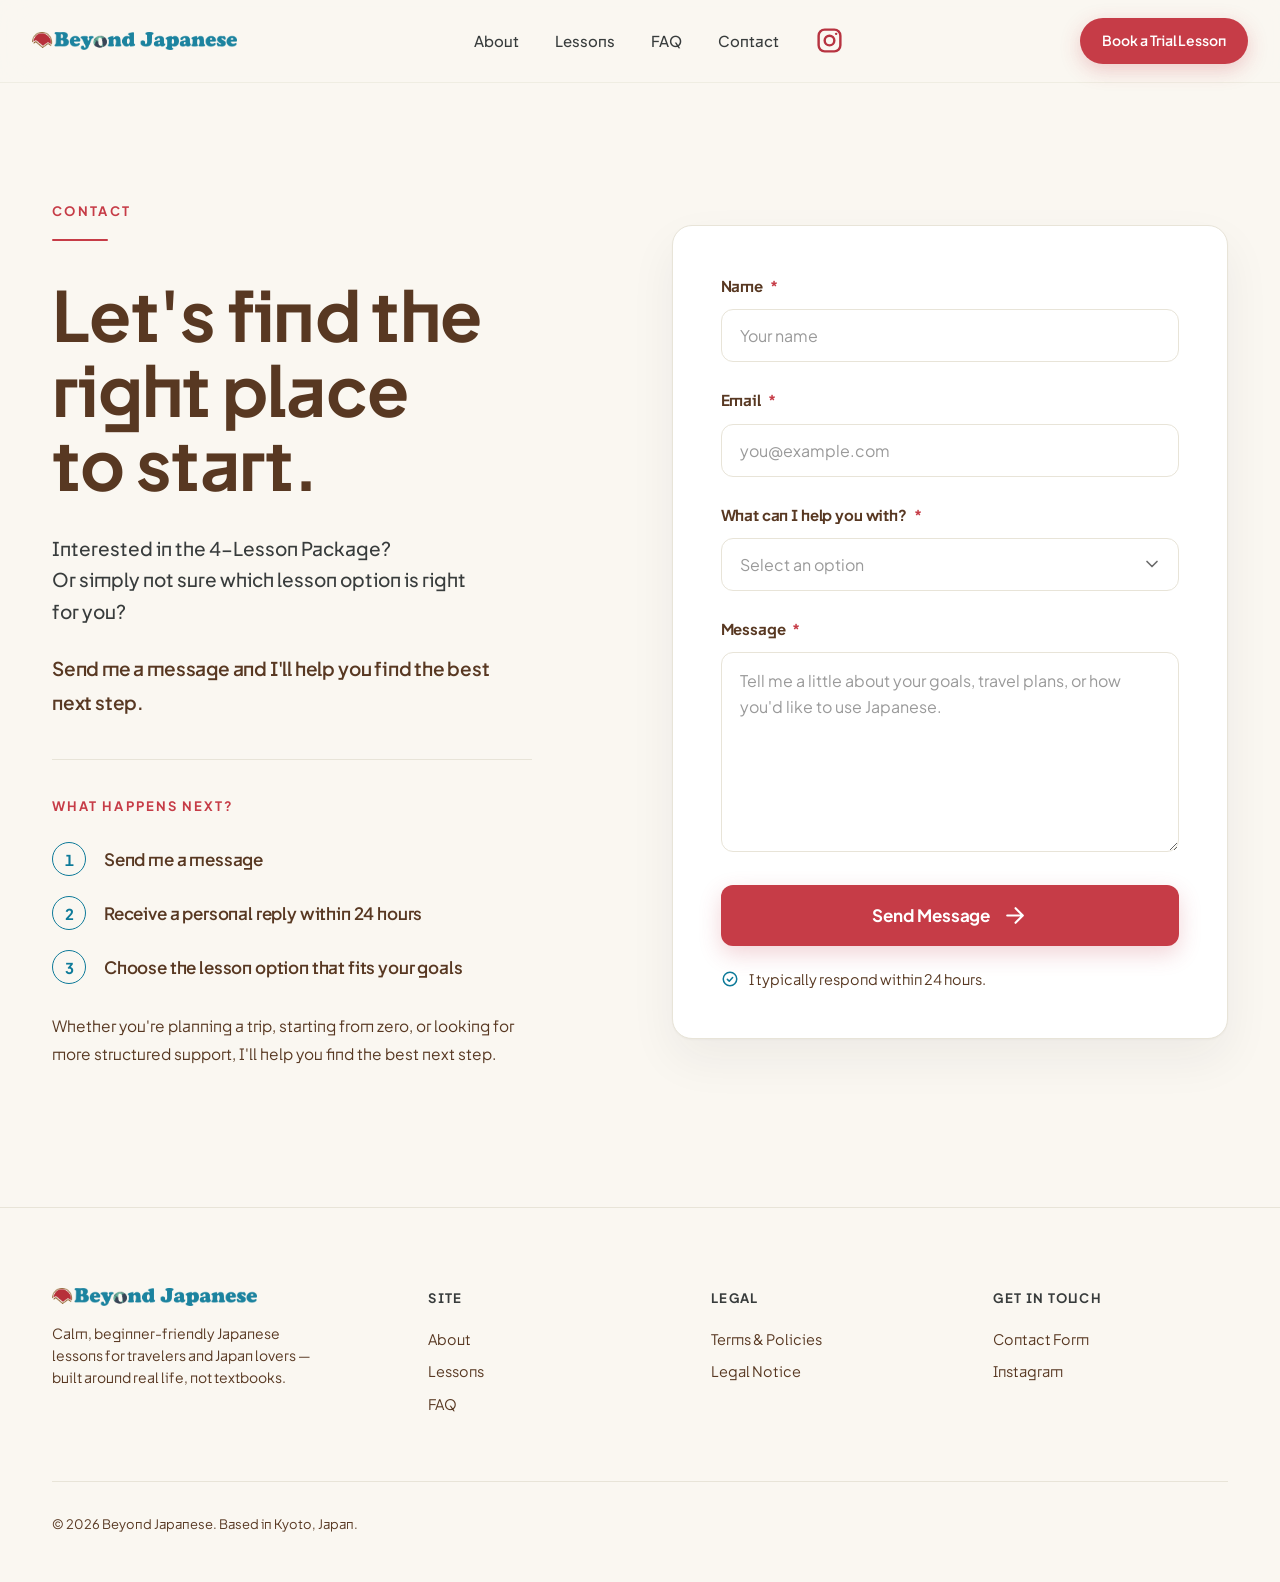
<file: contact.html>
<!DOCTYPE html>
<html lang="en">
<head>
<meta charset="UTF-8">
<meta name="viewport" content="width=device-width, initial-scale=1.0">
<title>Contact — Beyond Japanese</title>
<link rel="preconnect" href="https://fonts.googleapis.com">
<link rel="preconnect" href="https://fonts.gstatic.com" crossorigin>
<link href="https://fonts.googleapis.com/css2?family=Plus+Jakarta+Sans:wght@400;500;600;700;800&family=JetBrains+Mono:wght@400;500&display=swap" rel="stylesheet">
<link rel="stylesheet" href="styles.css">
<link rel="stylesheet" href="contact-styles.css">
</head>
<body>
<div class="contact-page">
<header class="header" data-screen-label="01 Header">
  <div class="header-inner">
    <a href="index.html" class="logo" aria-label="Beyond Japanese — back to home"><img src="images/logo.png" alt="Beyond Japanese" class="logo-img"></a>
    <nav class="nav" aria-label="Primary">
      <a href="about.html">About</a>
      <a href="index.html#pricing">Lessons</a>
      <a href="faq.html">FAQ</a>
      <a href="contact.html">Contact</a>
      <a href="https://www.instagram.com/beyond_japanese.ayumi/" target="_blank" rel="noopener" aria-label="Instagram" class="nav-ig"><svg width="21" height="21" viewBox="0 0 24 24" fill="none" stroke="currentColor" stroke-width="2" stroke-linecap="round" stroke-linejoin="round" style="width:25px;height:25px;"><g><rect x="3" y="3" width="18" height="18" rx="5" style="stroke: rgb(183, 51, 64);"></rect><circle cx="12" cy="12" r="4" style="stroke: rgb(183, 51, 64);"></circle><circle cx="17.5" cy="6.5" r="1" stroke="none" style="fill: rgb(183, 51, 64);"></circle></g></svg></a>
    </nav>
    <a href="https://cal.com/beyond-japanese-lesson/30min" target="_blank" rel="noopener" class="btn btn-primary btn-sm">Book a Trial Lesson</a>
  </div>
</header>
<main>
  <section class="contact-section" data-screen-label="01 Contact">
    <div class="container"><div class="contact-grid">
      <div class="contact-intro">
        <span class="eyebrow">Contact</span>
        <span class="contact-divider" aria-hidden="true"></span>
        <h1>Let's find the right place to start.</h1>
        <p class="contact-intro-guide">Interested in the 4-Lesson Package?<br>Or simply not sure which lesson option is right for you?</p>
        <p class="contact-intro-support">Send me a message and I'll help you find the best next step.</p>
        <div class="contact-next">
          <span class="contact-next-title">What happens next?</span>
          <ol class="contact-steps">
            <li><span class="contact-step-num">1</span><span class="contact-step-text">Send me a message</span></li>
            <li><span class="contact-step-num">2</span><span class="contact-step-text">Receive a personal reply within 24 hours</span></li>
            <li><span class="contact-step-num">3</span><span class="contact-step-text">Choose the lesson option that fits your goals</span></li>
          </ol>
          <p class="contact-next-note">Whether you're planning a trip, starting from zero, or looking for more structured support, I'll help you find the best next step.</p>
        </div>
      </div>
      <div class="contact-card">
        <form>
          <div class="contact-field"><label for="name">Name <span class="req">*</span></label><input id="name" name="name" type="text" placeholder="Your name" required></div>
          <div class="contact-field"><label for="email">Email <span class="req">*</span></label><input id="email" name="email" type="email" placeholder="you@example.com" required></div>
          <div class="contact-field"><label for="topic">What can I help you with? <span class="req">*</span></label>
            <select id="topic" name="topic" class="contact-select placeholder" required>
              <option value="" disabled selected>Select an option</option>
              <option value="4-Lesson Package">4-Lesson Package</option>
              <option value="Choosing the right lesson option">Choosing the right lesson option</option>
              <option value="General Question">General Question</option>
            </select>
          </div>
          <div class="contact-field"><label for="message">Message <span class="req">*</span></label><textarea id="message" name="message" placeholder="Tell me a little about your goals, travel plans, or how you'd like to use Japanese." required></textarea></div>
          <button type="submit" class="contact-submit">Send Message <svg width="18" height="18" viewBox="0 0 24 24" fill="none" stroke="currentColor" stroke-width="2" stroke-linecap="round" stroke-linejoin="round" style="width:25px;height:25px;"><path d="M5 12h14M13 5l7 7-7 7"></path></svg></button>
          <div class="contact-note"><svg width="18" height="18" viewBox="0 0 24 24" fill="none" stroke="currentColor" stroke-width="2" stroke-linecap="round" stroke-linejoin="round" aria-hidden="true"><circle cx="12" cy="12" r="9"></circle><path d="M8.5 12.5l2.5 2.5 4.5-5"></path></svg>I typically respond within 24 hours.</div>
          <div class="contact-success"><svg width="18" height="18" viewBox="0 0 24 24" fill="none" stroke="currentColor" stroke-width="2" stroke-linecap="round" stroke-linejoin="round" style="width:25px;height:25px;"><path d="M5 12l5 5L20 7"></path></svg> Thank you! Your message has been sent.</div>
          <div class="contact-error">Sorry, something went wrong. Please email beyondjp.lesson@gmail.com directly.</div>
        </form>
      </div>
    </div></div>
  </section>
</main>
<footer class="footer" id="contact" data-screen-label="12 Footer">
  <div class="container">
    <div class="footer-grid">
      <div>
        <a href="index.html" class="logo" style="margin-bottom: 0px;"><img src="images/logo.png" alt="Beyond Japanese" class="logo-img"></a>
        <p class="footer-tag">Calm, beginner-friendly Japanese lessons for travelers and Japan lovers — built around real life, not textbooks.</p>
      </div>
      <div class="footer-col"><h4>Site</h4><a href="index.html#about">About</a><a href="index.html#pricing">Lessons</a><a href="index.html#faq">FAQ</a></div>
      <div class="footer-col"><h4>Legal</h4><a href="terms-policies.html">Terms &amp; Policies</a><a href="legal.html">Legal Notice</a></div>
      <div class="footer-col"><h4>Get in Touch</h4><a href="contact.html">Contact Form</a><a href="https://www.instagram.com/beyond_japanese.ayumi/" target="_blank" rel="noopener">Instagram</a></div>
    </div>
    <div class="footer-bottom"><span>© 2026 Beyond Japanese. Based in Kyoto, Japan.</span></div>
  </div>
</footer>
</div>
<script src="app.js"></script>
</body>
</html>
</file>
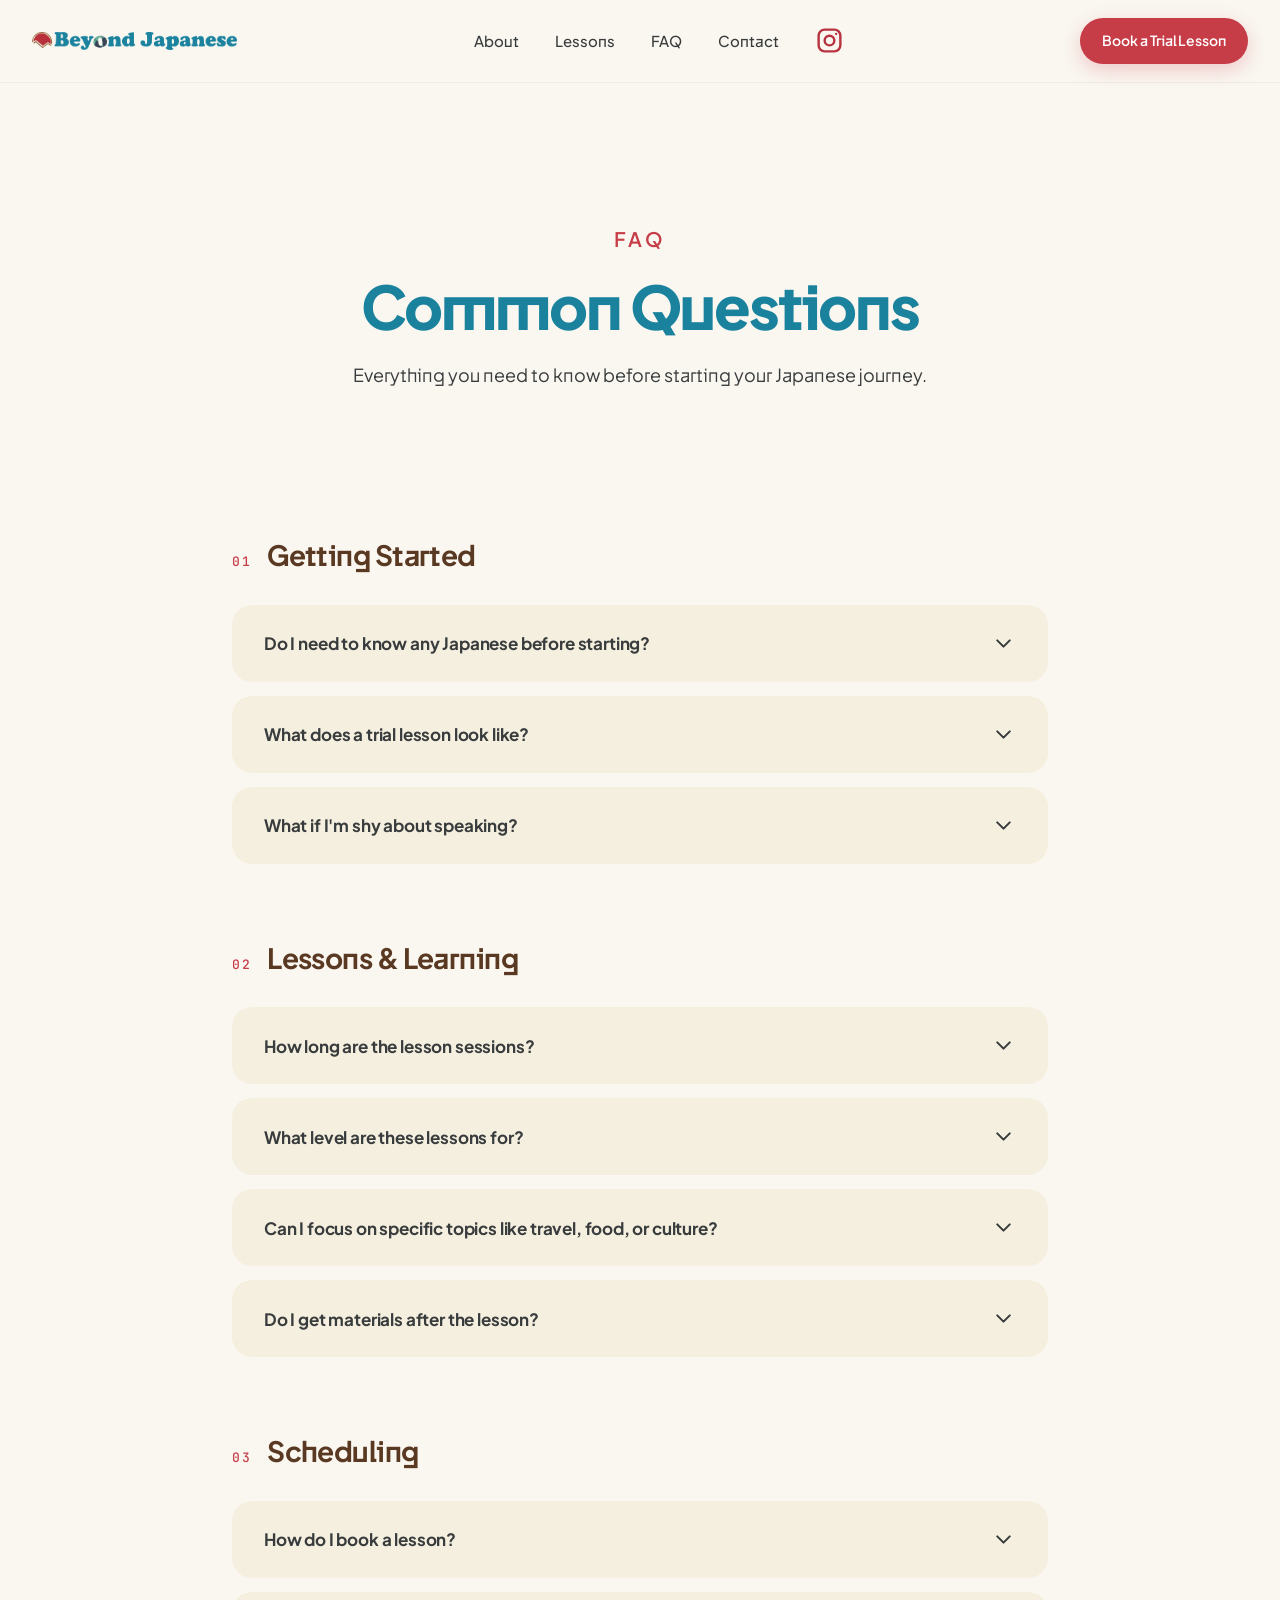
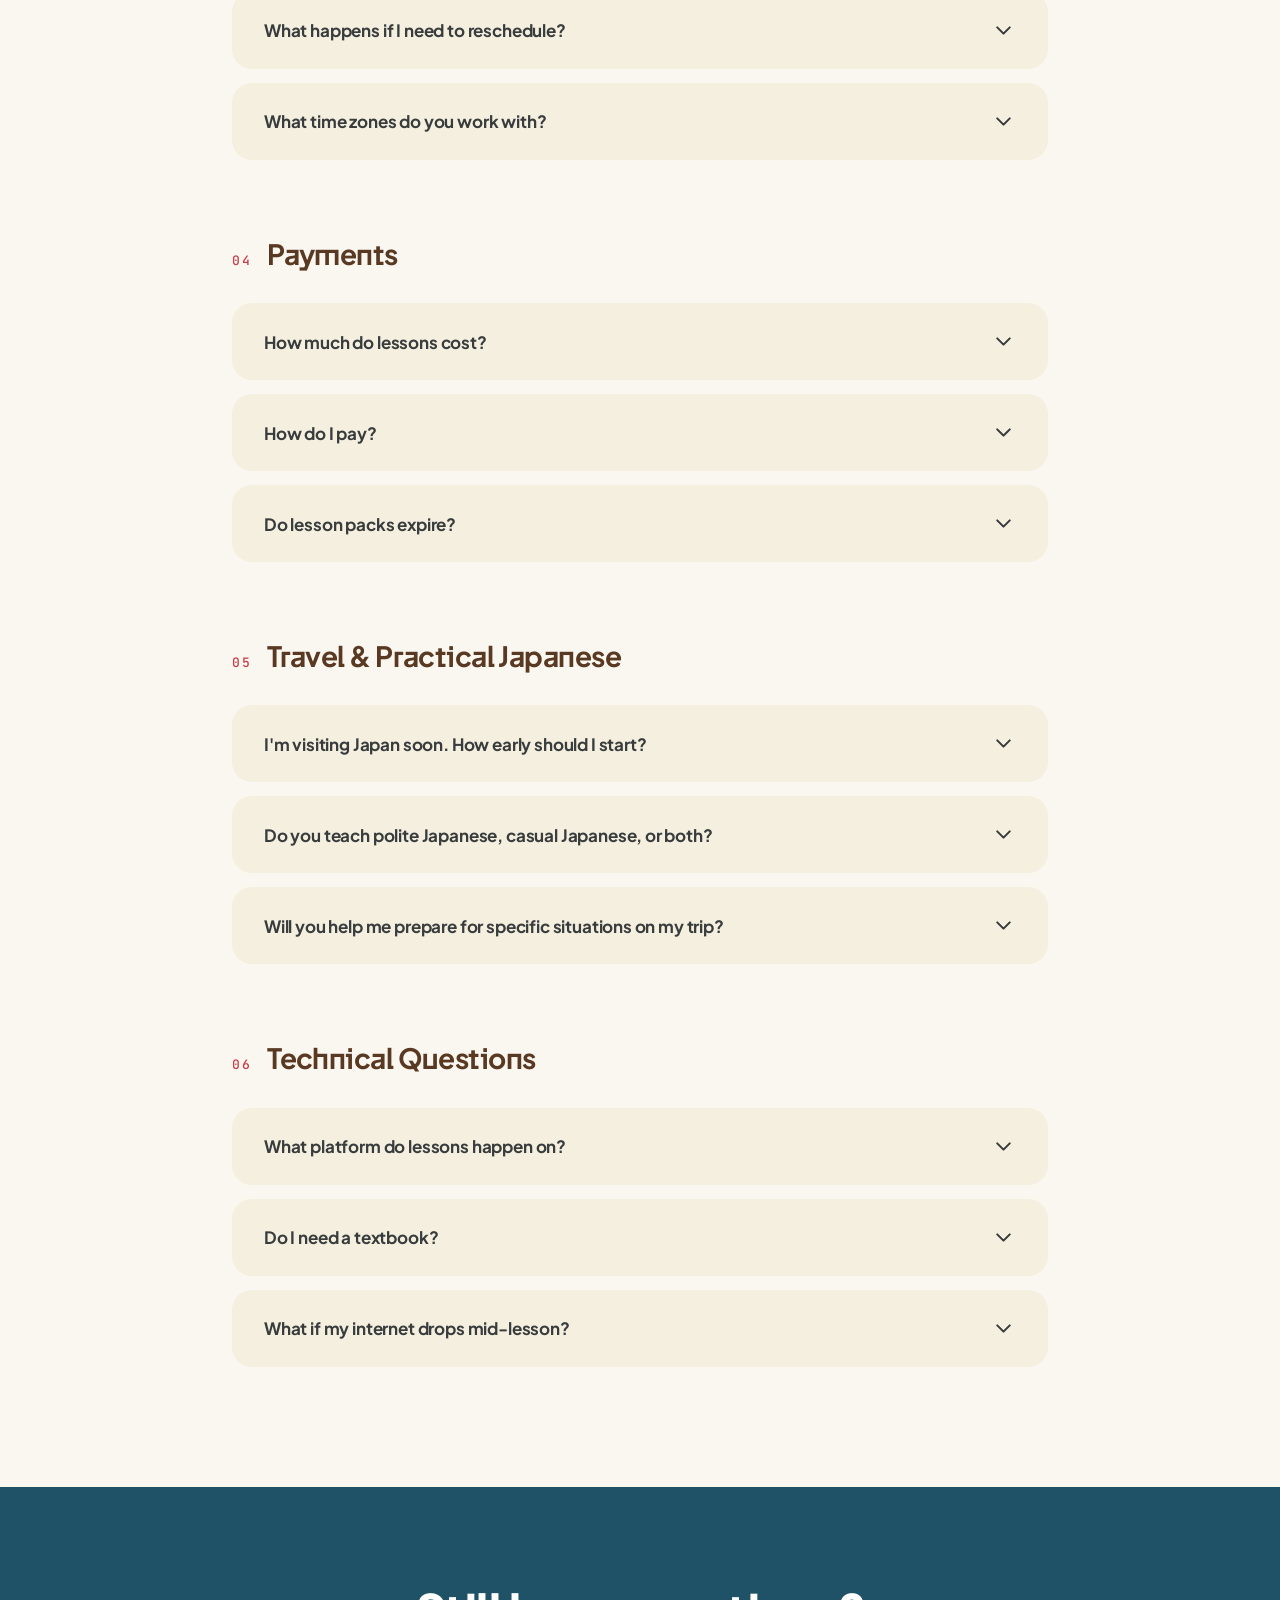
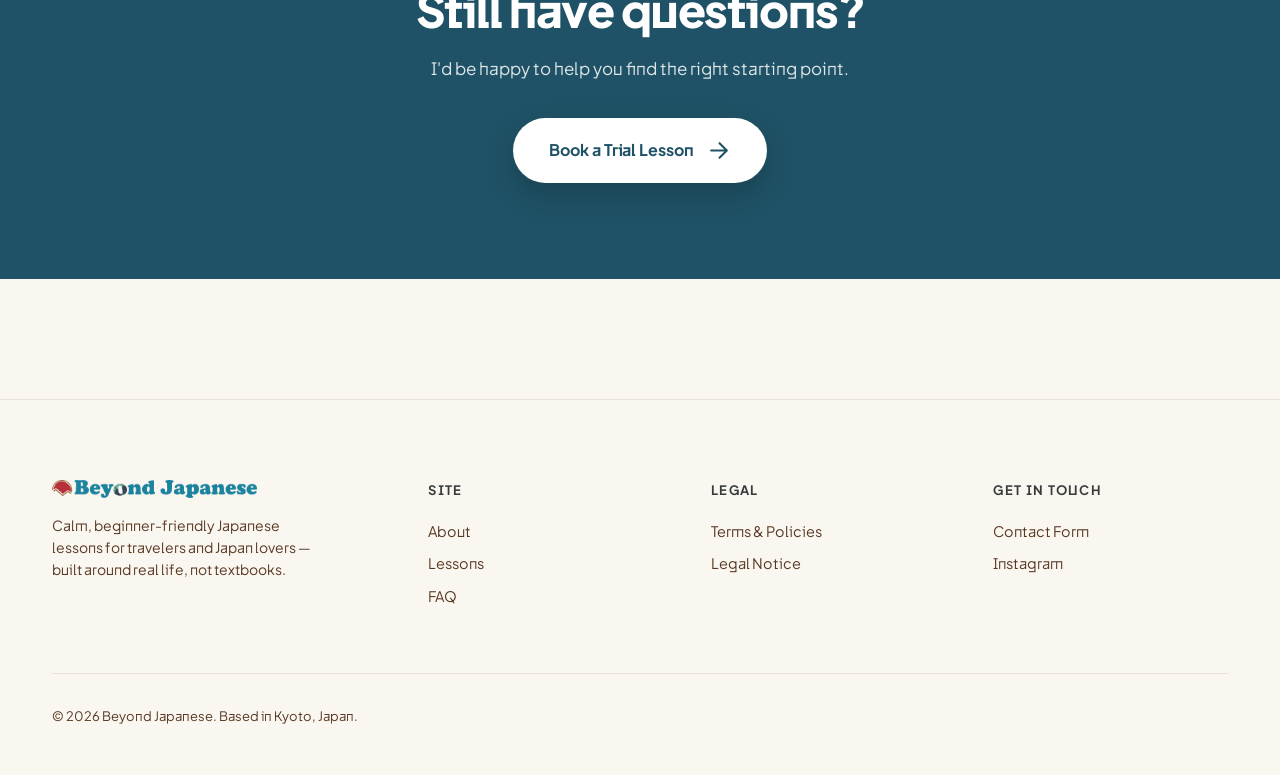
<file: faq.html>
<!DOCTYPE html>
<html lang="en">
<head>
<meta charset="UTF-8">
<meta name="viewport" content="width=device-width, initial-scale=1.0">
<title>FAQ — Beyond Japanese</title>
<link rel="preconnect" href="https://fonts.googleapis.com">
<link rel="preconnect" href="https://fonts.gstatic.com" crossorigin>
<link href="https://fonts.googleapis.com/css2?family=Plus+Jakarta+Sans:wght@400;500;600;700;800&family=JetBrains+Mono:wght@400;500&display=swap" rel="stylesheet">
<link rel="stylesheet" href="styles.css">
<link rel="stylesheet" href="faq-styles.css">
</head>
<body>
<header class="header" data-screen-label="01 Header">
  <div class="header-inner">
    <a href="index.html" class="logo" aria-label="Beyond Japanese — back to home"><img src="images/logo.png" alt="Beyond Japanese" class="logo-img"></a>
    <nav class="nav" aria-label="Primary">
      <a href="about.html">About</a>
      <a href="index.html#pricing">Lessons</a>
      <a href="faq.html">FAQ</a>
      <a href="contact.html">Contact</a>
      <a href="https://www.instagram.com/beyond_japanese.ayumi/" target="_blank" rel="noopener" aria-label="Instagram" class="nav-ig"><svg width="21" height="21" viewBox="0 0 24 24" fill="none" stroke="currentColor" stroke-width="2" stroke-linecap="round" stroke-linejoin="round" style="width:25px;height:25px;"><g><rect x="3" y="3" width="18" height="18" rx="5" style="stroke: rgb(183, 51, 64);"></rect><circle cx="12" cy="12" r="4" style="stroke: rgb(183, 51, 64);"></circle><circle cx="17.5" cy="6.5" r="1" stroke="none" style="fill: rgb(183, 51, 64);"></circle></g></svg></a>
    </nav>
    <a href="https://cal.com/beyond-japanese-lesson/30min" target="_blank" rel="noopener" class="btn btn-primary btn-sm">Book a Trial Lesson</a>
  </div>
</header>
<main>
  <section class="faq-hero" data-screen-label="01 FAQ Hero">
    <div class="container"><span class="eyebrow" style="font-size: 20px;">FAQ</span><h1 style="font-size: 60px;">Common Questions</h1><p>Everything you need to know before starting your Japanese journey.</p></div>
  </section>
  <div class="faq-body">
      <section class="faq-section"><div class="faq-section-head"><span class="index">01</span><h2>Getting Started</h2></div><div class="faq-section-list">
        <div class="faq-item"><button class="faq-q" aria-expanded="false"><span>Do I need to know any Japanese before starting?</span><svg width="20" height="20" viewBox="0 0 24 24" fill="none" stroke="currentColor" stroke-width="2" stroke-linecap="round" stroke-linejoin="round" style="width:25px;height:25px;"><path d="M6 9l6 6 6-6"></path></svg></button><div class="faq-a">Not at all. Most students start as complete beginners. I'll begin from where you are — even if that's hiragana from scratch — and build at a pace that feels comfortable for you.</div></div>
        <div class="faq-item"><button class="faq-q" aria-expanded="false"><span>What does a trial lesson look like?</span><svg width="20" height="20" viewBox="0 0 24 24" fill="none" stroke="currentColor" stroke-width="2" stroke-linecap="round" stroke-linejoin="round" style="width:25px;height:25px;"><path d="M6 9l6 6 6-6"></path></svg></button><div class="faq-a">A relaxed 30-minute conversation. I'll ask why you want to learn Japanese, what your trip or goals look like, and guide you through a small piece of real Japanese. No tests, no pressure — just a chance to see if learning with me feels right for you.</div></div>
        <div class="faq-item"><button class="faq-q" aria-expanded="false"><span>What if I'm shy about speaking?</span><svg width="20" height="20" viewBox="0 0 24 24" fill="none" stroke="currentColor" stroke-width="2" stroke-linecap="round" stroke-linejoin="round" style="width:25px;height:25px;"><path d="M6 9l6 6 6-6"></path></svg></button><div class="faq-a">That's very normal. Lessons are designed so you build confidence slowly — I'll start small, use phrases you'll actually want to say, and there's no pressure to be perfect. Many students who started shy now speak comfortably.</div></div>
      </div></section>
      <section class="faq-section"><div class="faq-section-head"><span class="index">02</span><h2>Lessons & Learning</h2></div><div class="faq-section-list">
        <div class="faq-item"><button class="faq-q" aria-expanded="false"><span>How long are the lesson sessions?</span><svg width="20" height="20" viewBox="0 0 24 24" fill="none" stroke="currentColor" stroke-width="2" stroke-linecap="round" stroke-linejoin="round" style="width:25px;height:25px;"><path d="M6 9l6 6 6-6"></path></svg></button><div class="faq-a">Trial lessons are 30 minutes, so you can meet me without pressure. Regular private lessons are 50 minutes, which gives time for a warm-up conversation, focused learning, speaking practice, and a short review without rushing.</div></div>
        <div class="faq-item"><button class="faq-q" aria-expanded="false"><span>What level are these lessons for?</span><svg width="20" height="20" viewBox="0 0 24 24" fill="none" stroke="currentColor" stroke-width="2" stroke-linecap="round" stroke-linejoin="round" style="width:25px;height:25px;"><path d="M6 9l6 6 6-6"></path></svg></button><div class="faq-a">Beginner-friendly through lower intermediate. Lessons are most useful for travelers, hobby learners, and anyone who wants practical Japanese for real conversations rather than test prep.</div></div>
        <div class="faq-item"><button class="faq-q" aria-expanded="false"><span>Can I focus on specific topics like travel, food, or culture?</span><svg width="20" height="20" viewBox="0 0 24 24" fill="none" stroke="currentColor" stroke-width="2" stroke-linecap="round" stroke-linejoin="round" style="width:25px;height:25px;"><path d="M6 9l6 6 6-6"></path></svg></button><div class="faq-a">Absolutely. Lessons are personalized — I can spend time on travel phrases, Kyoto-area culture, anime and manga vocabulary, restaurant Japanese, or anything else you're drawn to.</div></div>
        <div class="faq-item"><button class="faq-q" aria-expanded="false"><span>Do I get materials after the lesson?</span><svg width="20" height="20" viewBox="0 0 24 24" fill="none" stroke="currentColor" stroke-width="2" stroke-linecap="round" stroke-linejoin="round" style="width:25px;height:25px;"><path d="M6 9l6 6 6-6"></path></svg></button><div class="faq-a">Yes. After each lesson, you'll receive lesson notes, a vocabulary list, and optional homework on your personal dashboard, so you can review anytime between lessons.</div></div>
      </div></section>
      <section class="faq-section"><div class="faq-section-head"><span class="index">03</span><h2>Scheduling</h2></div><div class="faq-section-list">
        <div class="faq-item"><button class="faq-q" aria-expanded="false"><span>How do I book a lesson?</span><svg width="20" height="20" viewBox="0 0 24 24" fill="none" stroke="currentColor" stroke-width="2" stroke-linecap="round" stroke-linejoin="round" style="width:25px;height:25px;"><path d="M6 9l6 6 6-6"></path></svg></button><div class="faq-a">Trial lessons are booked through Cal.com — you'll pick a time that works for both of us. After the trial, continuing students book directly with me by message so I can build a rhythm that suits your week.</div></div>
        <div class="faq-item"><button class="faq-q" aria-expanded="false"><span>What happens if I need to reschedule?</span><svg width="20" height="20" viewBox="0 0 24 24" fill="none" stroke="currentColor" stroke-width="2" stroke-linecap="round" stroke-linejoin="round" style="width:25px;height:25px;"><path d="M6 9l6 6 6-6"></path></svg></button><div class="faq-a">Life happens. You can reschedule up to 24 hours before your lesson at no charge — just send me a message and I'll find a new time that works for you.</div></div>
        <div class="faq-item"><button class="faq-q" aria-expanded="false"><span>What time zones do you work with?</span><svg width="20" height="20" viewBox="0 0 24 24" fill="none" stroke="currentColor" stroke-width="2" stroke-linecap="round" stroke-linejoin="round" style="width:25px;height:25px;"><path d="M6 9l6 6 6-6"></path></svg></button><div class="faq-a">Lessons are based in Japan time, and I'm flexible with students in Asia, Europe, and parts of North America. I'll find a time that fits your schedule during the trial.</div></div>
      </div></section>
      <section class="faq-section"><div class="faq-section-head"><span class="index">04</span><h2>Payments</h2></div><div class="faq-section-list">
        <div class="faq-item"><button class="faq-q" aria-expanded="false"><span>How much do lessons cost?</span><svg width="20" height="20" viewBox="0 0 24 24" fill="none" stroke="currentColor" stroke-width="2" stroke-linecap="round" stroke-linejoin="round" style="width:25px;height:25px;"><path d="M6 9l6 6 6-6"></path></svg></button><div class="faq-a">Trial lessons are $20 for 30 minutes. Single private lessons are $40 for 50 minutes. The Beyond Starter Plan is $140 for 4 personalized lessons — a gentle beginner-friendly journey designed for steady progress.</div></div>
        <div class="faq-item"><button class="faq-q" aria-expanded="false"><span>How do I pay?</span><svg width="20" height="20" viewBox="0 0 24 24" fill="none" stroke="currentColor" stroke-width="2" stroke-linecap="round" stroke-linejoin="round" style="width:25px;height:25px;"><path d="M6 9l6 6 6-6"></path></svg></button><div class="faq-a">Trial lessons are paid through the Cal.com booking page. For continuing lessons and the Starter Plan, I accept Wise and PayPal for easy international payments.</div></div>
        <div class="faq-item"><button class="faq-q" aria-expanded="false"><span>Do lesson packs expire?</span><svg width="20" height="20" viewBox="0 0 24 24" fill="none" stroke="currentColor" stroke-width="2" stroke-linecap="round" stroke-linejoin="round" style="width:25px;height:25px;"><path d="M6 9l6 6 6-6"></path></svg></button><div class="faq-a">There's no harsh expiry. Lessons in the Starter Plan can be used at your own pace across several weeks or months. If life gets busy, I'll keep things flexible — just pause and resume when you're ready.</div></div>
      </div></section>
      <section class="faq-section"><div class="faq-section-head"><span class="index">05</span><h2>Travel & Practical Japanese</h2></div><div class="faq-section-list">
        <div class="faq-item"><button class="faq-q" aria-expanded="false"><span>I'm visiting Japan soon. How early should I start?</span><svg width="20" height="20" viewBox="0 0 24 24" fill="none" stroke="currentColor" stroke-width="2" stroke-linecap="round" stroke-linejoin="round" style="width:25px;height:25px;"><path d="M6 9l6 6 6-6"></path></svg></button><div class="faq-a">Even a few lessons before your trip make a real difference. If you're flexible, starting 4–8 weeks before travel gives time to build the core phrases that come up at konbini, restaurants, stations, and shops.</div></div>
        <div class="faq-item"><button class="faq-q" aria-expanded="false"><span>Do you teach polite Japanese, casual Japanese, or both?</span><svg width="20" height="20" viewBox="0 0 24 24" fill="none" stroke="currentColor" stroke-width="2" stroke-linecap="round" stroke-linejoin="round" style="width:25px;height:25px;"><path d="M6 9l6 6 6-6"></path></svg></button><div class="faq-a">Both — naturally. I'll focus on the polite forms you'll need with shopkeepers, station staff, and new people, and add casual expressions for when you're chatting with friends or watching shows.</div></div>
        <div class="faq-item"><button class="faq-q" aria-expanded="false"><span>Will you help me prepare for specific situations on my trip?</span><svg width="20" height="20" viewBox="0 0 24 24" fill="none" stroke="currentColor" stroke-width="2" stroke-linecap="round" stroke-linejoin="round" style="width:25px;height:25px;"><path d="M6 9l6 6 6-6"></path></svg></button><div class="faq-a">Yes. If you tell me your itinerary or the situations you're most nervous about — ordering at an izakaya, asking for directions, checking in at a ryokan — I'll help you practice them before you go.</div></div>
      </div></section>
      <section class="faq-section"><div class="faq-section-head"><span class="index">06</span><h2>Technical Questions</h2></div><div class="faq-section-list">
        <div class="faq-item"><button class="faq-q" aria-expanded="false"><span>What platform do lessons happen on?</span><svg width="20" height="20" viewBox="0 0 24 24" fill="none" stroke="currentColor" stroke-width="2" stroke-linecap="round" stroke-linejoin="round" style="width:25px;height:25px;"><path d="M6 9l6 6 6-6"></path></svg></button><div class="faq-a">Lessons take place over Zoom. You'll get a calendar invite with the link once you book. No special software is needed — just a quiet space and a stable internet connection.</div></div>
        <div class="faq-item"><button class="faq-q" aria-expanded="false"><span>Do I need a textbook?</span><svg width="20" height="20" viewBox="0 0 24 24" fill="none" stroke="currentColor" stroke-width="2" stroke-linecap="round" stroke-linejoin="round" style="width:25px;height:25px;"><path d="M6 9l6 6 6-6"></path></svg></button><div class="faq-a">No textbook required. All materials, notes, and vocabulary lists are provided through your personal student dashboard, which you can access anytime between lessons.</div></div>
        <div class="faq-item"><button class="faq-q" aria-expanded="false"><span>What if my internet drops mid-lesson?</span><svg width="20" height="20" viewBox="0 0 24 24" fill="none" stroke="currentColor" stroke-width="2" stroke-linecap="round" stroke-linejoin="round" style="width:25px;height:25px;"><path d="M6 9l6 6 6-6"></path></svg></button><div class="faq-a">It happens. If the call drops, just rejoin — I'll be waiting. If it won't reconnect, I'll reschedule the remaining time at no charge.</div></div>
      </div></section>
  </div>
  <section class="faq-cta" data-screen-label="08 FAQ Footer CTA">
    <div class="faq-cta-inner"><h2>Still have questions?</h2><p>I'd be happy to help you find the right starting point.</p><a href="https://cal.com/beyond-japanese-lesson/30min" target="_blank" rel="noopener" class="btn btn-primary">Book a Trial Lesson <svg width="18" height="18" viewBox="0 0 24 24" fill="none" stroke="currentColor" stroke-width="2" stroke-linecap="round" stroke-linejoin="round" style="width:25px;height:25px;"><path d="M5 12h14M13 5l7 7-7 7"></path></svg></a></div>
  </section>
</main>
<footer class="footer" id="contact" data-screen-label="12 Footer">
  <div class="container">
    <div class="footer-grid">
      <div>
        <a href="index.html" class="logo" style="margin-bottom: 0px;"><img src="images/logo.png" alt="Beyond Japanese" class="logo-img"></a>
        <p class="footer-tag">Calm, beginner-friendly Japanese lessons for travelers and Japan lovers — built around real life, not textbooks.</p>
      </div>
      <div class="footer-col"><h4>Site</h4><a href="index.html#about">About</a><a href="index.html#pricing">Lessons</a><a href="index.html#faq">FAQ</a></div>
      <div class="footer-col"><h4>Legal</h4><a href="terms-policies.html">Terms &amp; Policies</a><a href="legal.html">Legal Notice</a></div>
      <div class="footer-col"><h4>Get in Touch</h4><a href="contact.html">Contact Form</a><a href="https://www.instagram.com/beyond_japanese.ayumi/" target="_blank" rel="noopener">Instagram</a></div>
    </div>
    <div class="footer-bottom"><span>© 2026 Beyond Japanese. Based in Kyoto, Japan.</span></div>
  </div>
</footer>
<script src="app.js"></script>
</body>
</html>
</file>
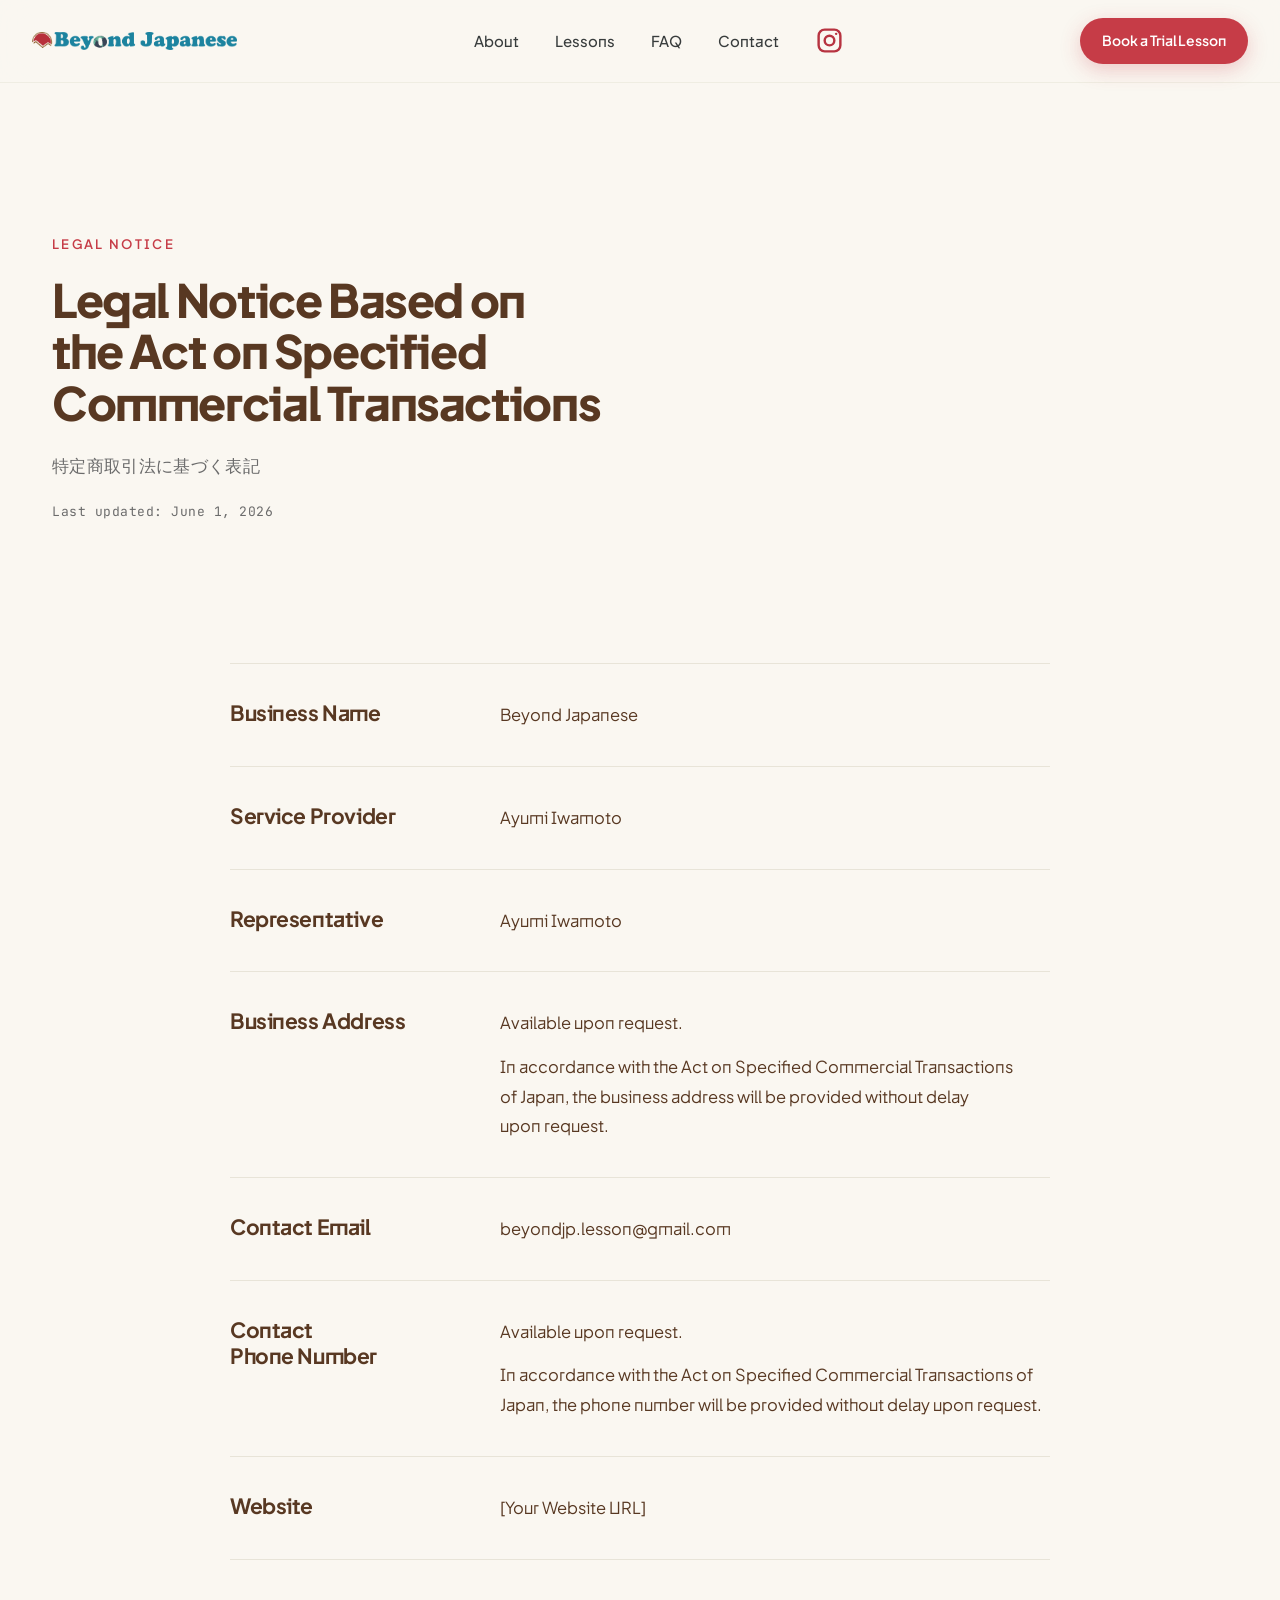
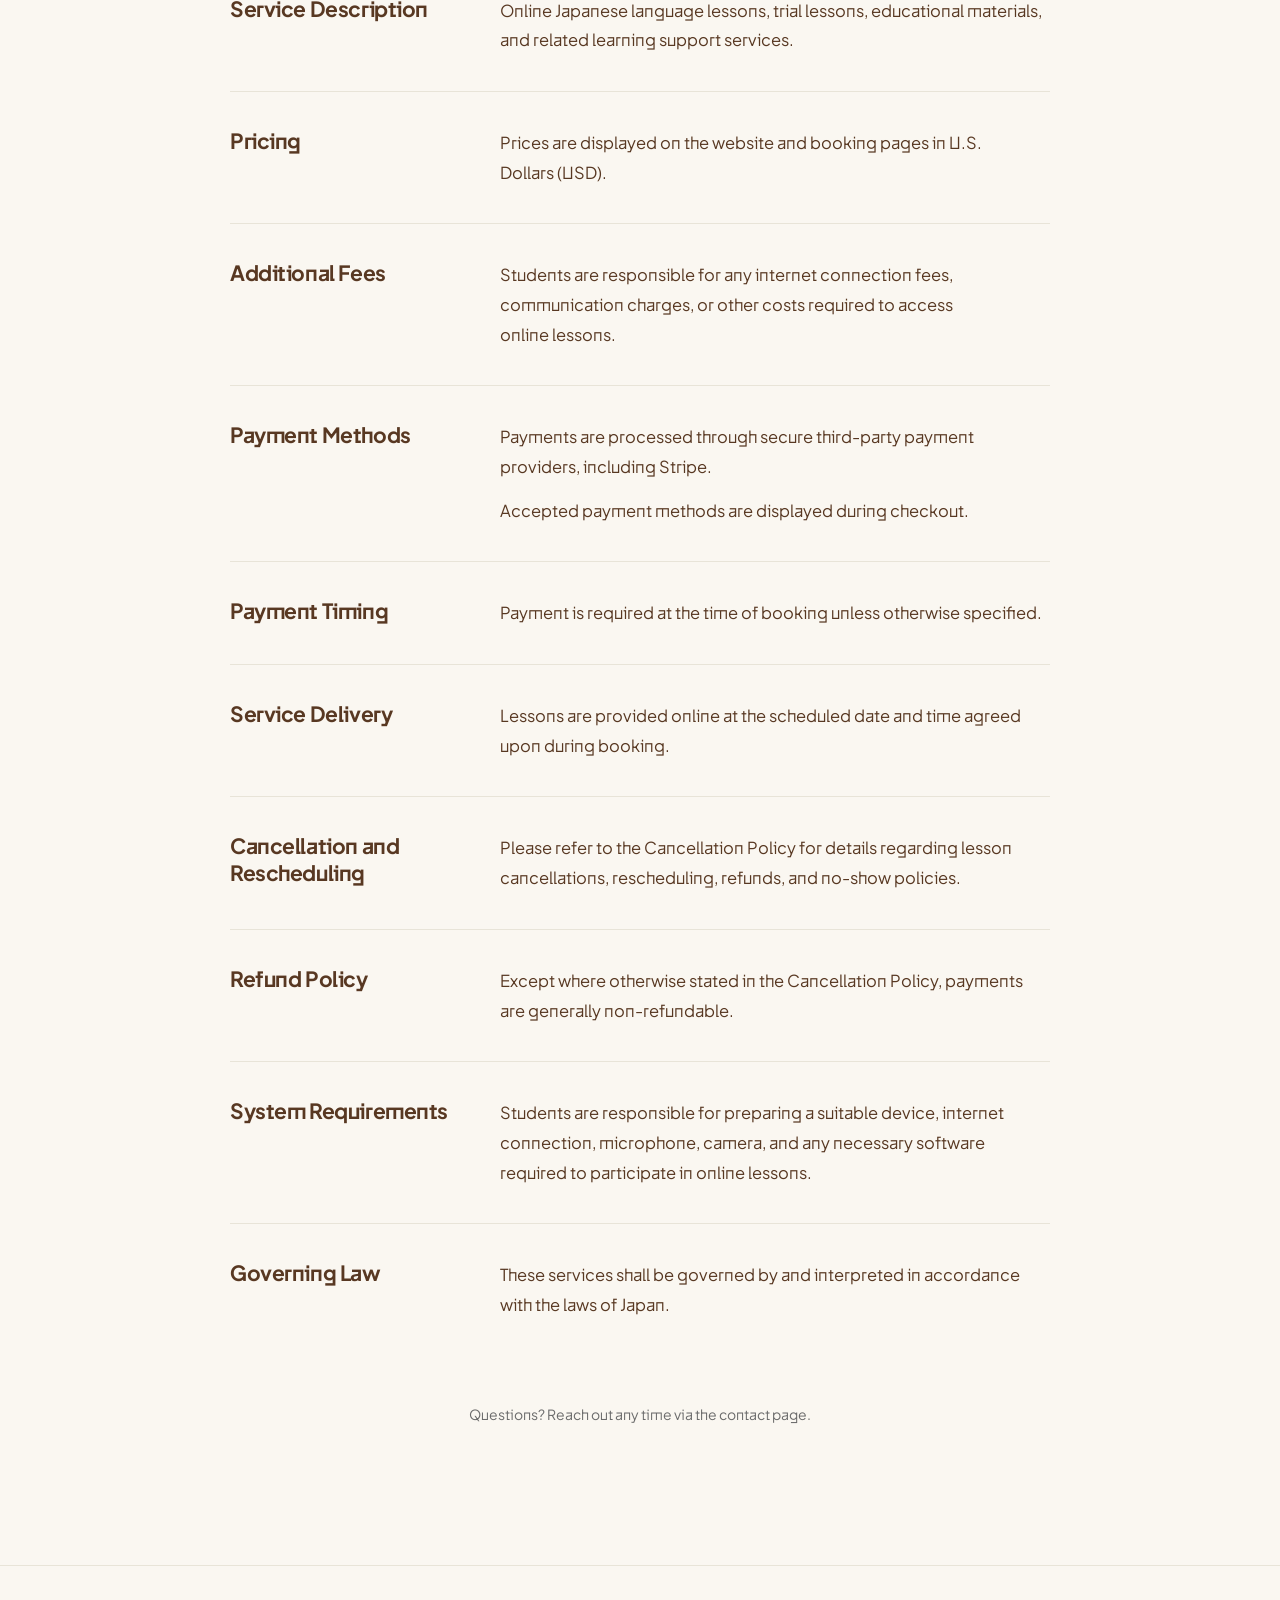
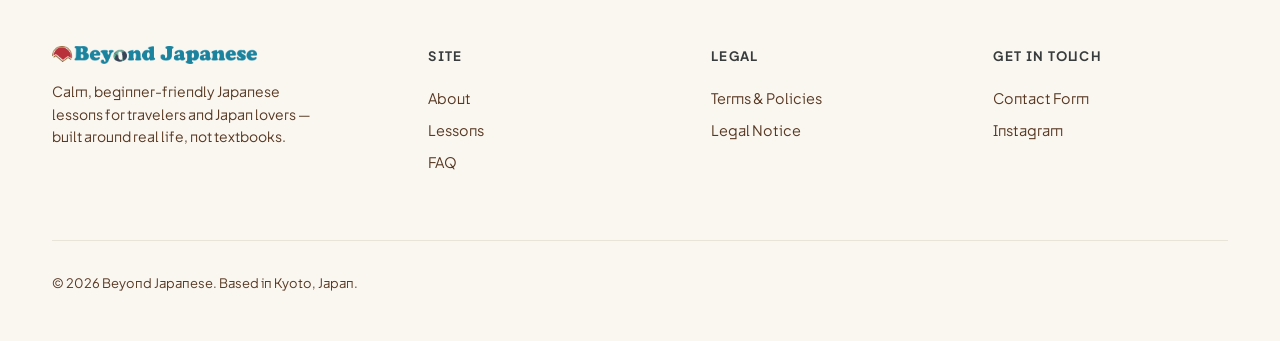
<file: legal.html>
<!DOCTYPE html>
<html lang="en">
<head>
<meta charset="UTF-8">
<meta name="viewport" content="width=device-width, initial-scale=1.0">
<title>Legal Notice — Beyond Japanese</title>
<link rel="preconnect" href="https://fonts.googleapis.com">
<link rel="preconnect" href="https://fonts.gstatic.com" crossorigin>
<link href="https://fonts.googleapis.com/css2?family=Plus+Jakarta+Sans:wght@400;500;600;700;800&family=JetBrains+Mono:wght@400;500&display=swap" rel="stylesheet">
<link rel="stylesheet" href="styles.css">
<link rel="stylesheet" href="terms-styles.css">
</head>
<body>
<div class="terms-page">
<header class="header" data-screen-label="01 Header">
  <div class="header-inner">
    <a href="index.html" class="logo" aria-label="Beyond Japanese — back to home"><img src="images/logo.png" alt="Beyond Japanese" class="logo-img"></a>
    <nav class="nav" aria-label="Primary">
      <a href="about.html">About</a>
      <a href="index.html#pricing">Lessons</a>
      <a href="faq.html">FAQ</a>
      <a href="contact.html">Contact</a>
      <a href="https://www.instagram.com/beyond_japanese.ayumi/" target="_blank" rel="noopener" aria-label="Instagram" class="nav-ig"><svg width="21" height="21" viewBox="0 0 24 24" fill="none" stroke="currentColor" stroke-width="2" stroke-linecap="round" stroke-linejoin="round" style="width:25px;height:25px;"><g><rect x="3" y="3" width="18" height="18" rx="5" style="stroke: rgb(183, 51, 64);"></rect><circle cx="12" cy="12" r="4" style="stroke: rgb(183, 51, 64);"></circle><circle cx="17.5" cy="6.5" r="1" stroke="none" style="fill: rgb(183, 51, 64);"></circle></g></svg></a>
    </nav>
    <a href="https://cal.com/beyond-japanese-lesson/30min" target="_blank" rel="noopener" class="btn btn-primary btn-sm">Book a Trial Lesson</a>
  </div>
</header>
<main>
  <section class="terms-hero" data-screen-label="01 Legal Hero">
    <div class="container"><span class="eyebrow">Legal Notice</span><h1 class="terms-h1-long">Legal Notice Based on the Act on Specified Commercial Transactions</h1><p class="terms-lead terms-subtitle-jp">特定商取引法に基づく表記</p><p class="terms-updated">Last updated: June 1, 2026</p></div>
  </section>
  <section class="terms-body" data-screen-label="02 Legal Body">
    <div class="container"><div class="terms-wrap">
              <div class="terms-block"><h2>Business Name</h2><div><p>Beyond Japanese</p></div></div>
              <div class="terms-block"><h2>Service Provider</h2><div><p>Ayumi Iwamoto</p></div></div>
              <div class="terms-block"><h2>Representative</h2><div><p>Ayumi Iwamoto</p></div></div>
              <div class="terms-block"><h2>Business Address</h2><div><p>Available upon request.</p><p>In accordance with the Act on Specified Commercial Transactions of Japan, the business address will be provided without delay upon request.</p></div></div>
              <div class="terms-block"><h2>Contact Email</h2><div><p>beyondjp.lesson@gmail.com</p></div></div>
              <div class="terms-block"><h2>Contact Phone Number</h2><div><p>Available upon request.</p><p>In accordance with the Act on Specified Commercial Transactions of Japan, the phone number will be provided without delay upon request.</p></div></div>
              <div class="terms-block"><h2>Website</h2><div><p>[Your Website URL]</p></div></div>
              <div class="terms-block"><h2>Service Description</h2><div><p>Online Japanese language lessons, trial lessons, educational materials, and related learning support services.</p></div></div>
              <div class="terms-block"><h2>Pricing</h2><div><p>Prices are displayed on the website and booking pages in U.S. Dollars (USD).</p></div></div>
              <div class="terms-block"><h2>Additional Fees</h2><div><p>Students are responsible for any internet connection fees, communication charges, or other costs required to access online lessons.</p></div></div>
              <div class="terms-block"><h2>Payment Methods</h2><div><p>Payments are processed through secure third-party payment providers, including Stripe.</p><p>Accepted payment methods are displayed during checkout.</p></div></div>
              <div class="terms-block"><h2>Payment Timing</h2><div><p>Payment is required at the time of booking unless otherwise specified.</p></div></div>
              <div class="terms-block"><h2>Service Delivery</h2><div><p>Lessons are provided online at the scheduled date and time agreed upon during booking.</p></div></div>
              <div class="terms-block"><h2>Cancellation and Rescheduling</h2><div><p>Please refer to the Cancellation Policy for details regarding lesson cancellations, rescheduling, refunds, and no-show policies.</p></div></div>
              <div class="terms-block"><h2>Refund Policy</h2><div><p>Except where otherwise stated in the Cancellation Policy, payments are generally non-refundable.</p></div></div>
              <div class="terms-block"><h2>System Requirements</h2><div><p>Students are responsible for preparing a suitable device, internet connection, microphone, camera, and any necessary software required to participate in online lessons.</p></div></div>
              <div class="terms-block"><h2>Governing Law</h2><div><p>These services shall be governed by and interpreted in accordance with the laws of Japan.</p></div></div>
      <p class="terms-note">Questions? Reach out any time via the contact page.</p>
    </div></div>
  </section>
</main>
<footer class="footer" id="contact" data-screen-label="12 Footer">
  <div class="container">
    <div class="footer-grid">
      <div>
        <a href="index.html" class="logo" style="margin-bottom: 0px;"><img src="images/logo.png" alt="Beyond Japanese" class="logo-img"></a>
        <p class="footer-tag">Calm, beginner-friendly Japanese lessons for travelers and Japan lovers — built around real life, not textbooks.</p>
      </div>
      <div class="footer-col"><h4>Site</h4><a href="index.html#about">About</a><a href="index.html#pricing">Lessons</a><a href="index.html#faq">FAQ</a></div>
      <div class="footer-col"><h4>Legal</h4><a href="terms-policies.html">Terms &amp; Policies</a><a href="legal.html">Legal Notice</a></div>
      <div class="footer-col"><h4>Get in Touch</h4><a href="contact.html">Contact Form</a><a href="https://www.instagram.com/beyond_japanese.ayumi/" target="_blank" rel="noopener">Instagram</a></div>
    </div>
    <div class="footer-bottom"><span>© 2026 Beyond Japanese. Based in Kyoto, Japan.</span></div>
  </div>
</footer>
</div>
<script src="app.js"></script>
</body>
</html>
</file>
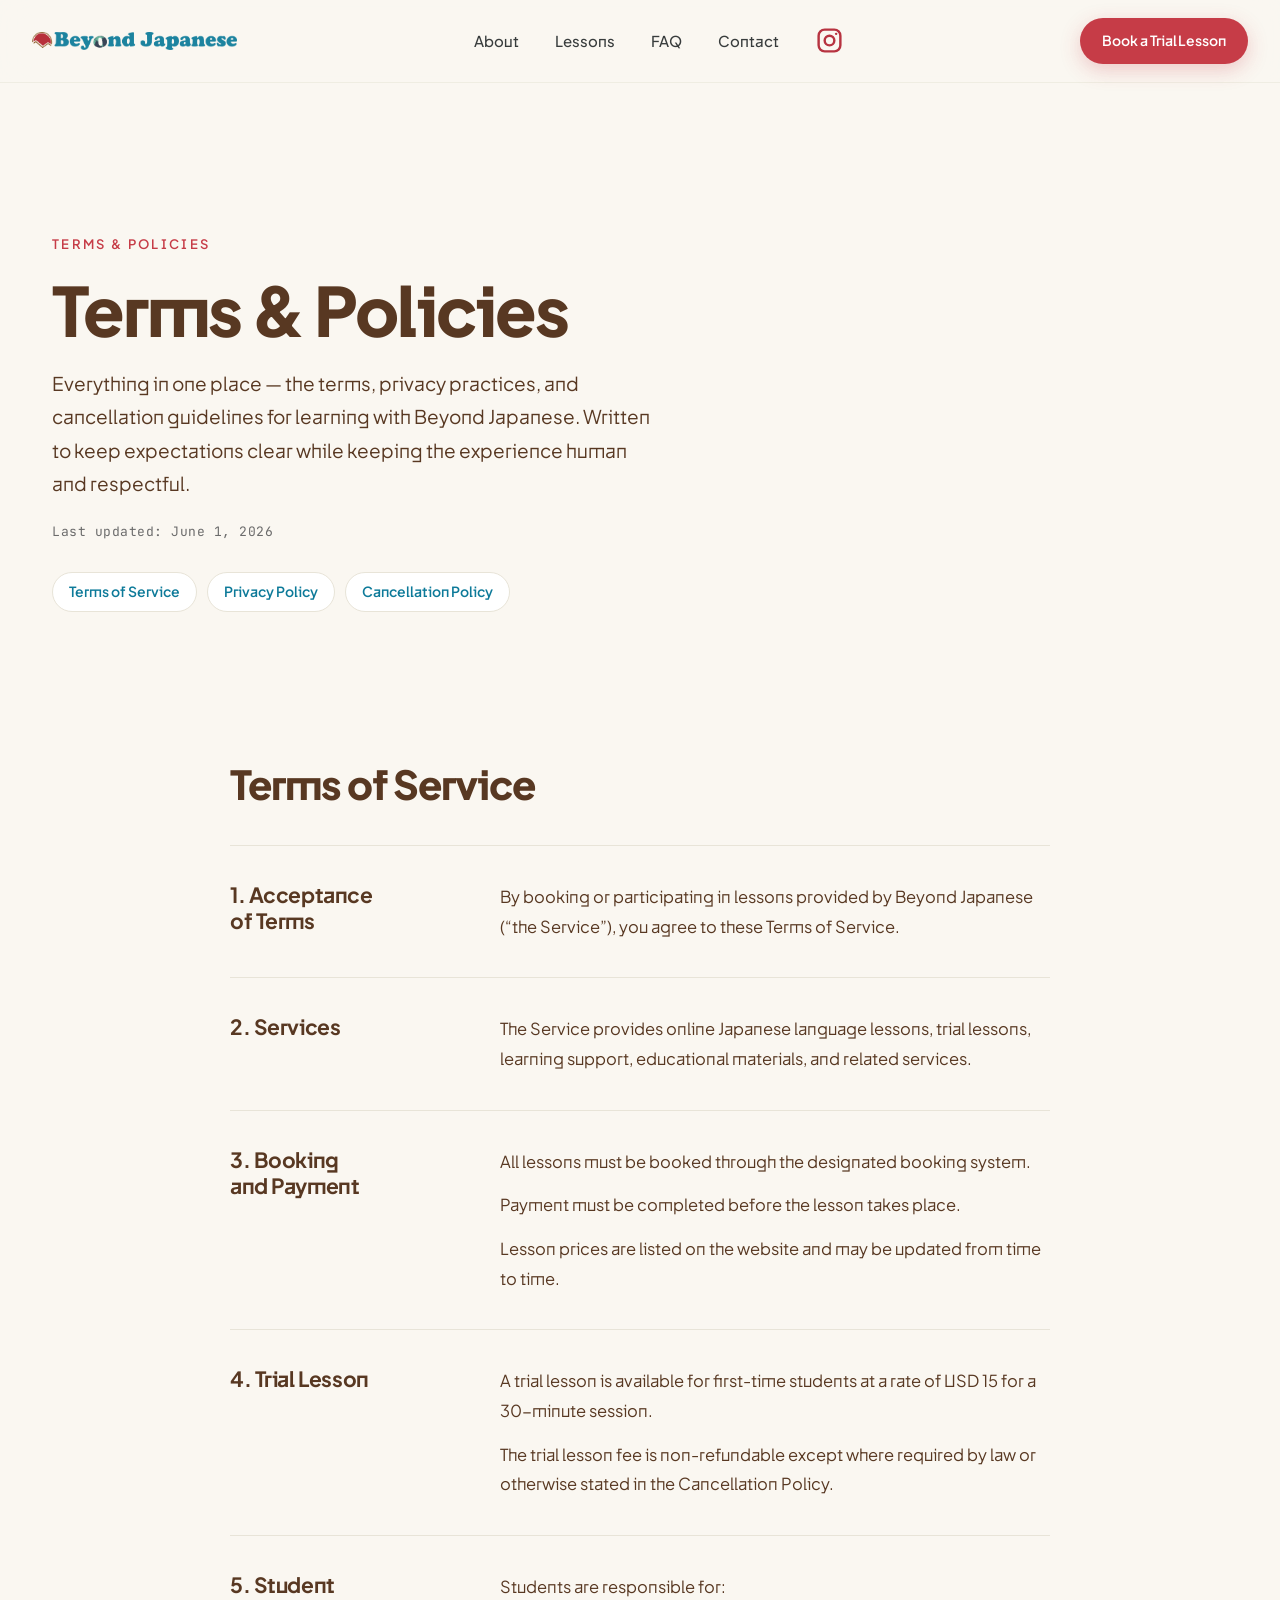
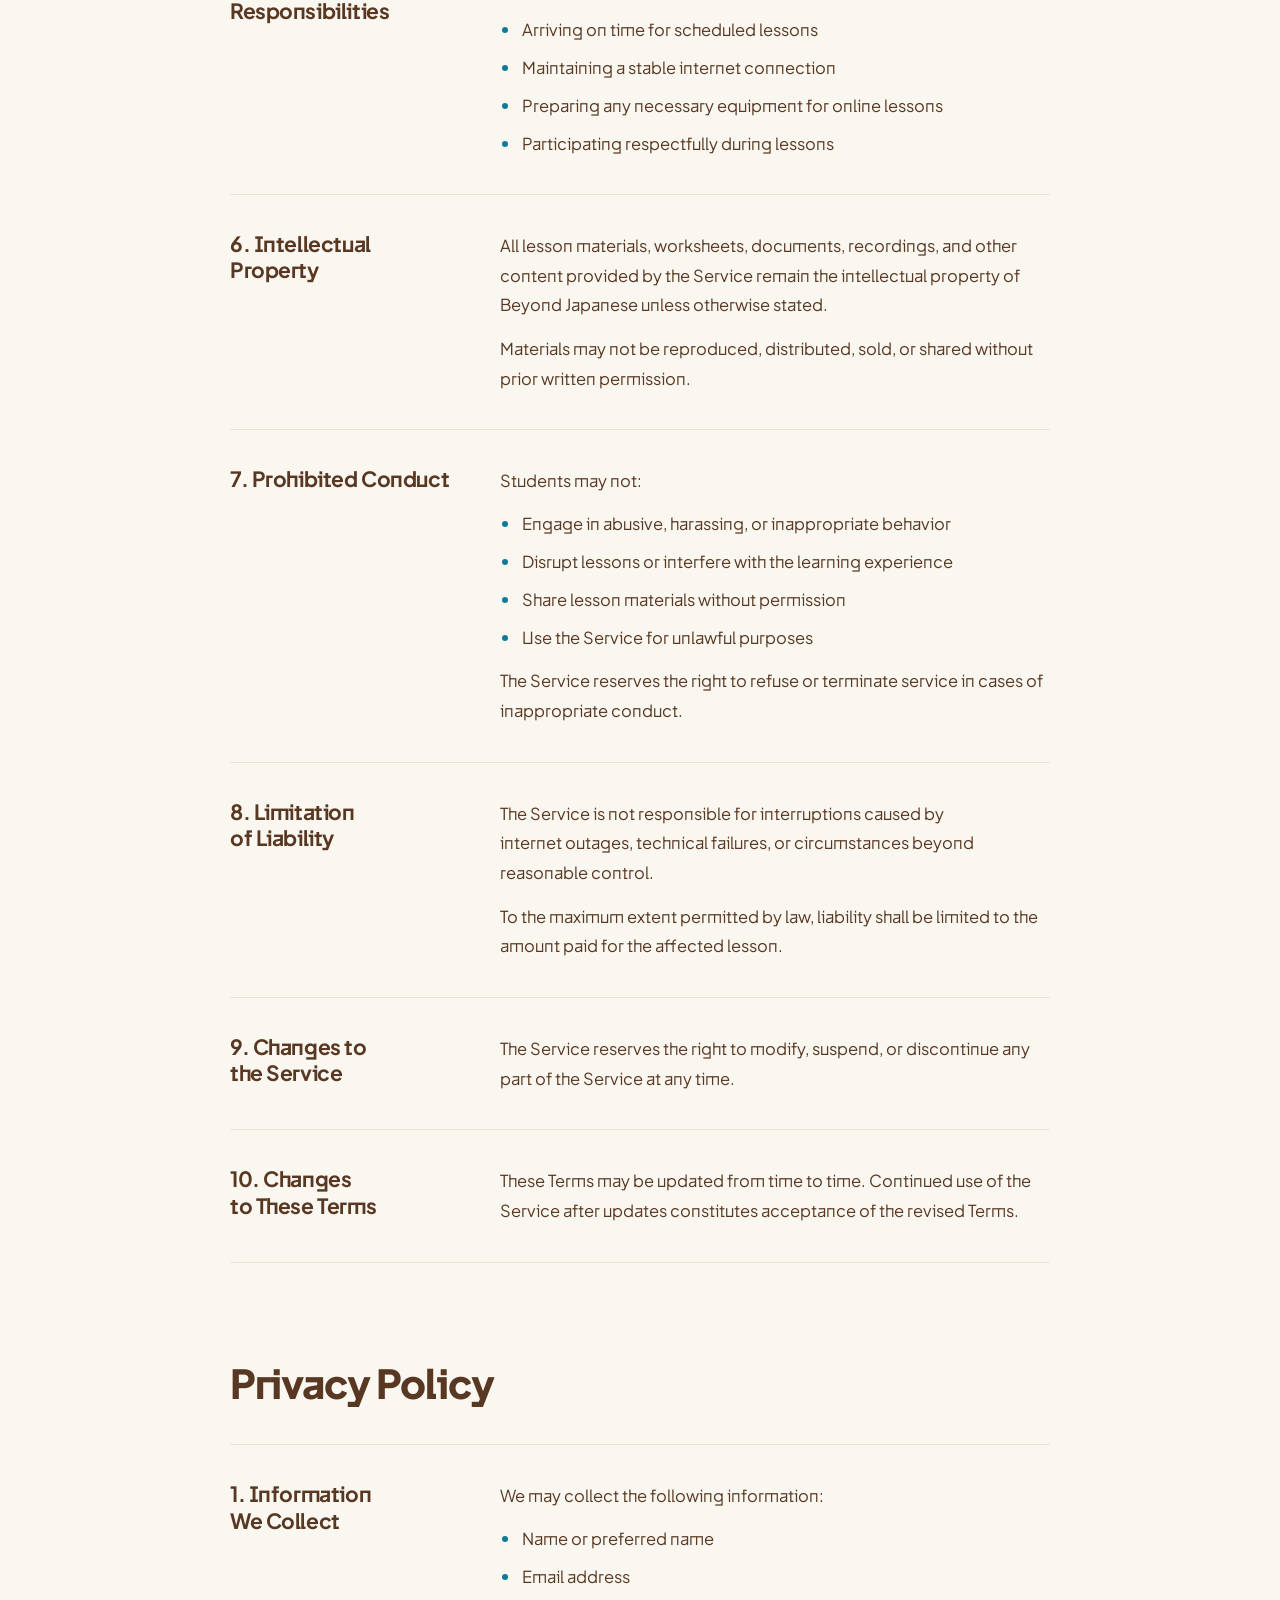
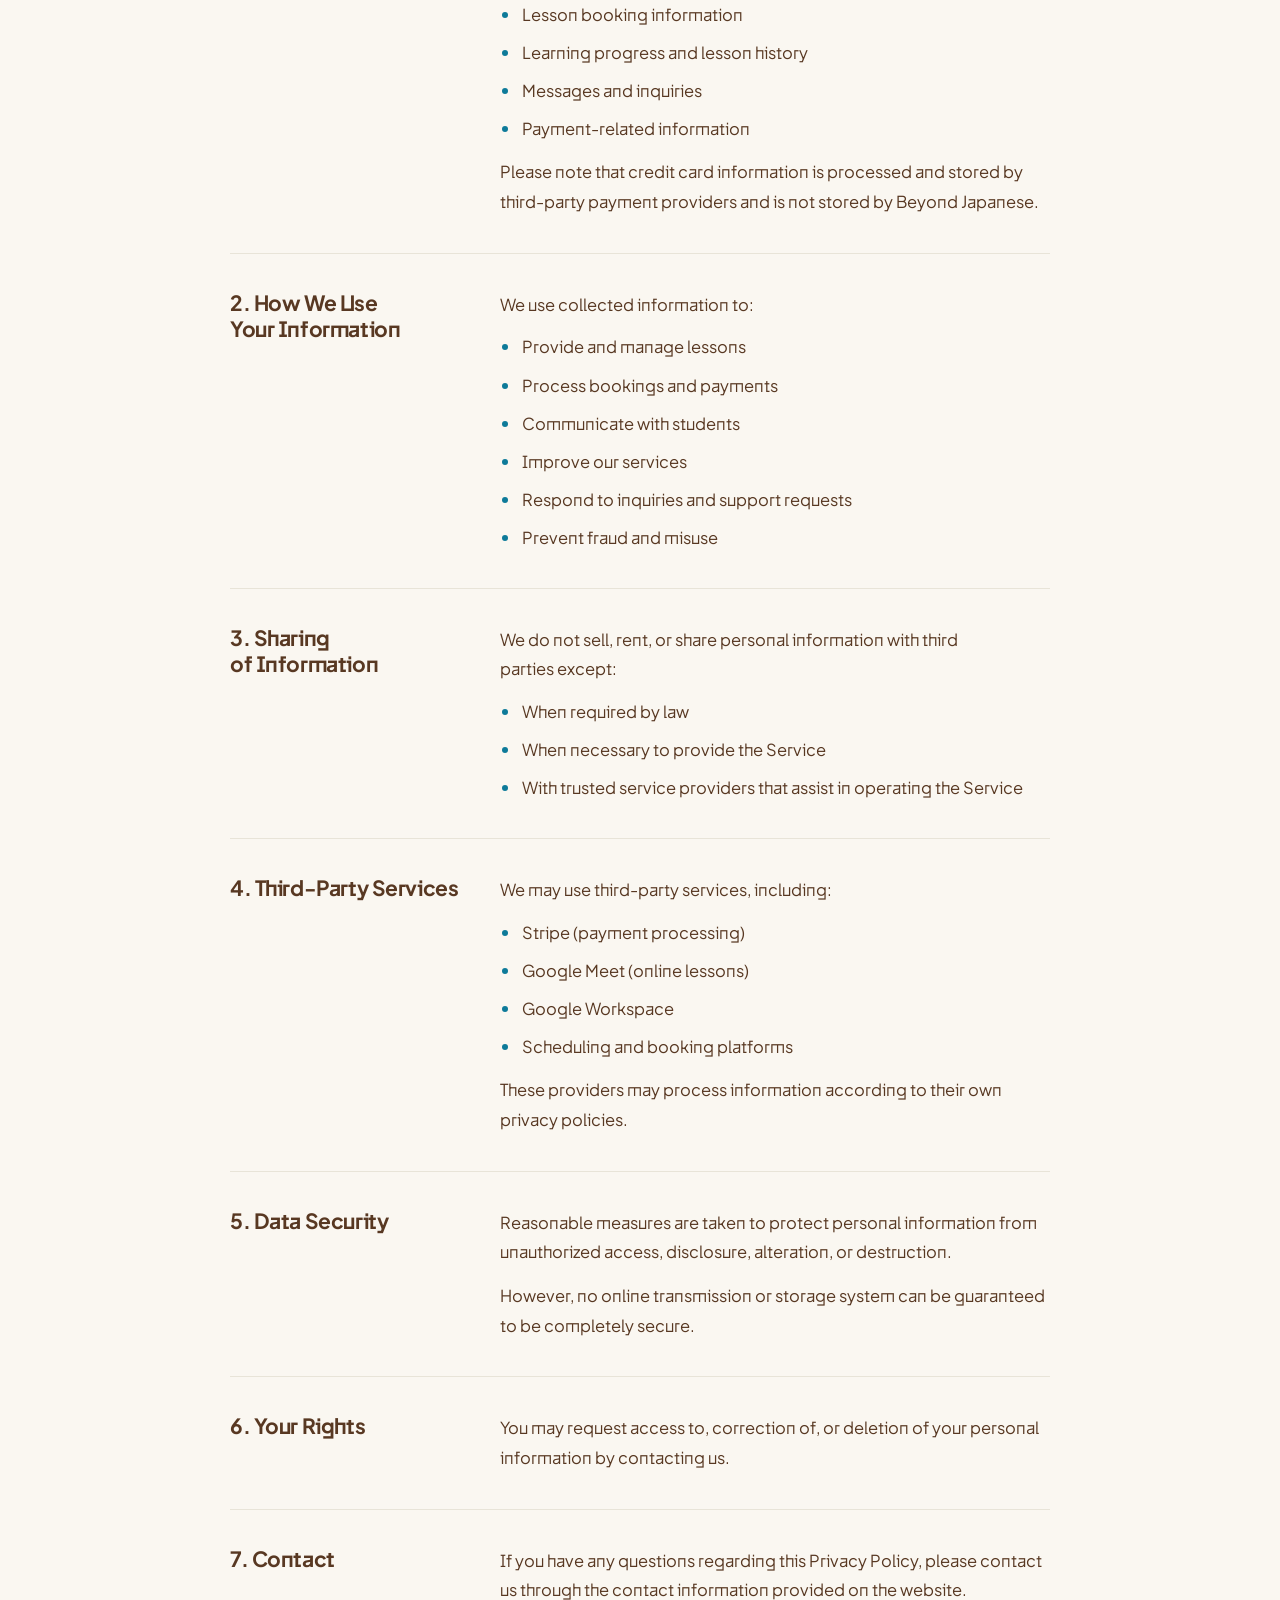
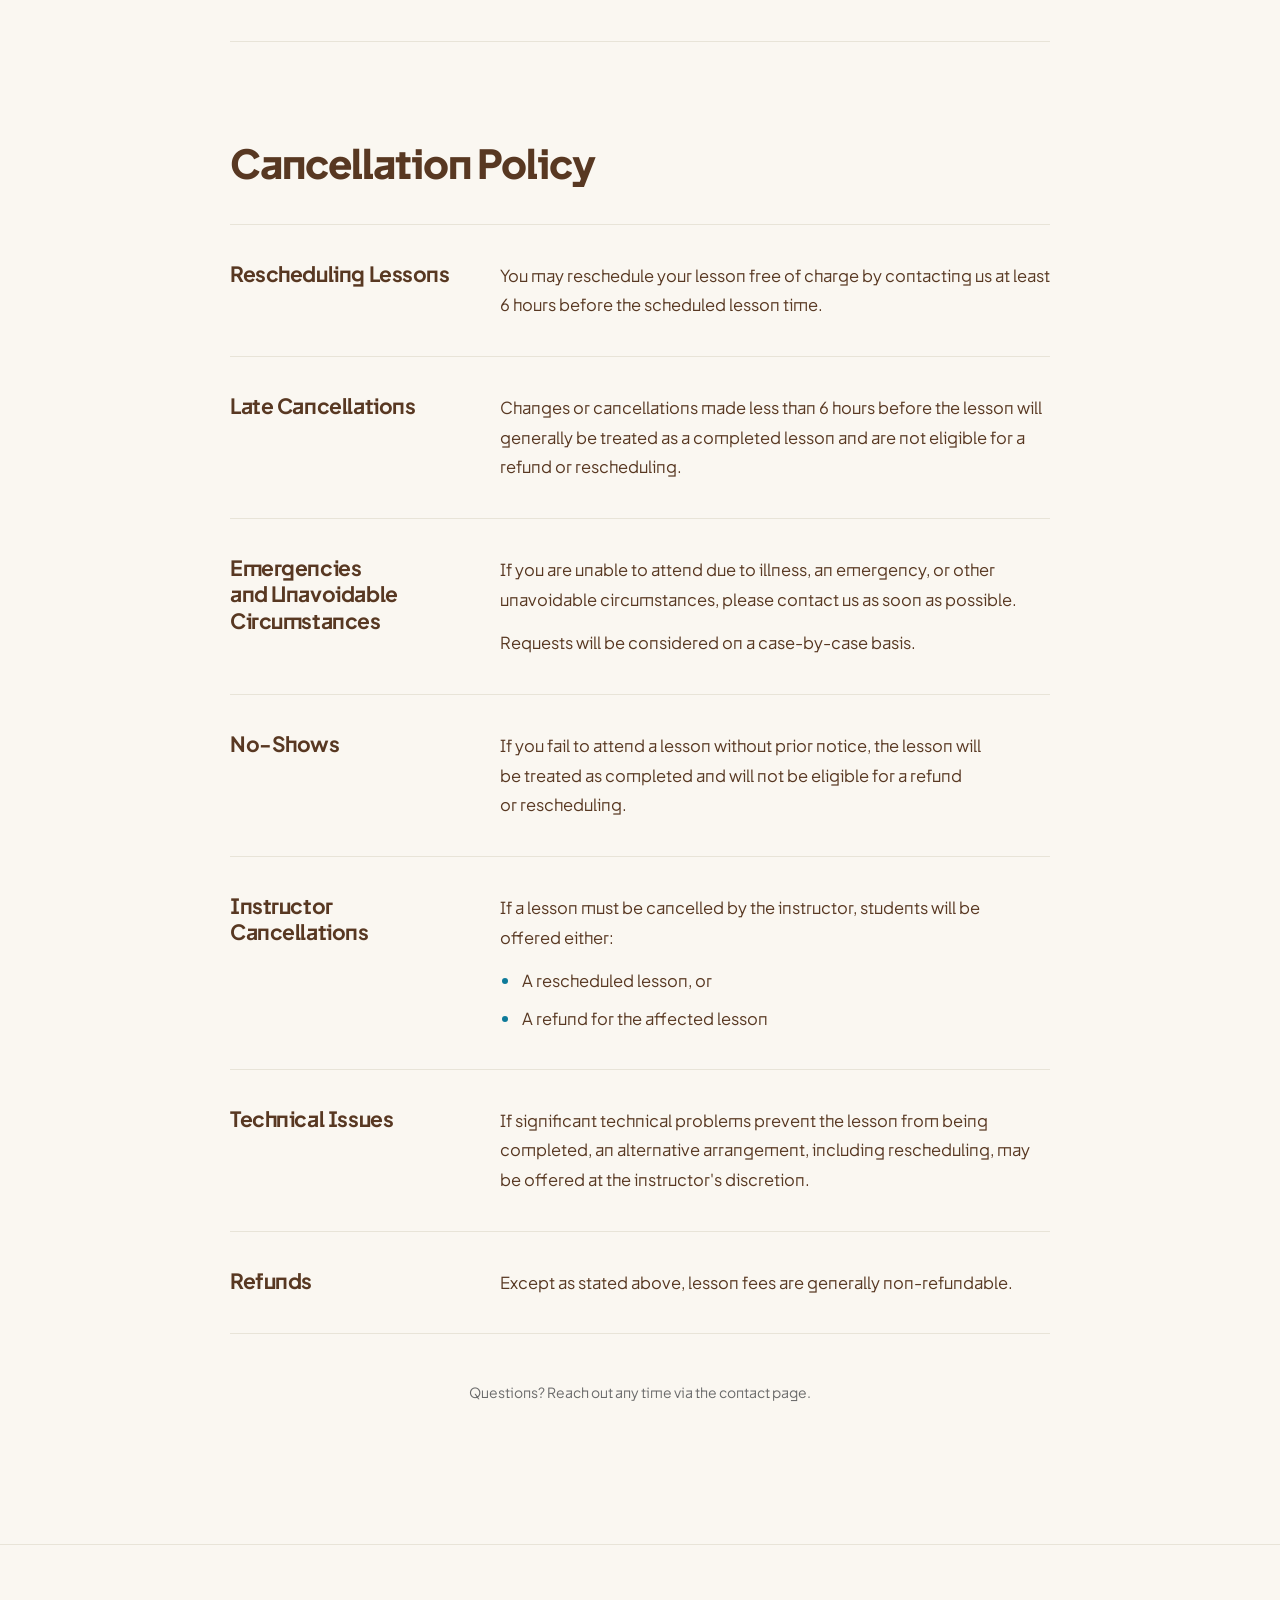
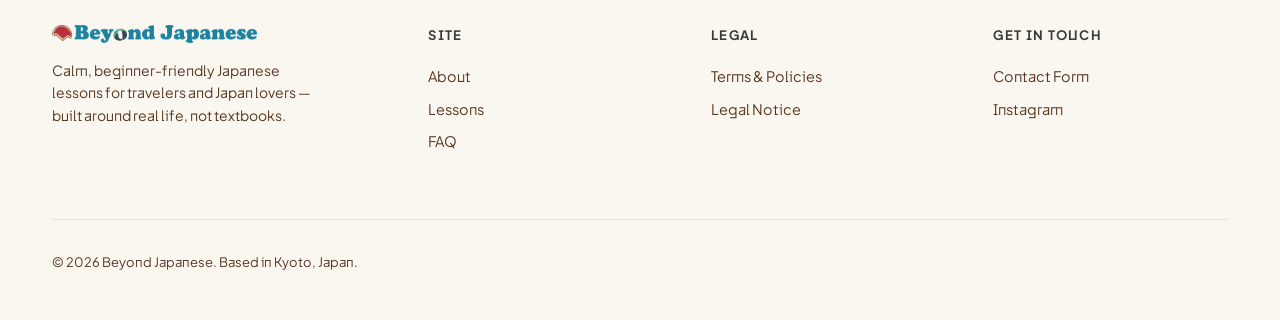
<file: terms-policies.html>
<!DOCTYPE html>
<html lang="en">
<head>
<meta charset="UTF-8">
<meta name="viewport" content="width=device-width, initial-scale=1.0">
<title>Terms & Policies — Beyond Japanese</title>
<link rel="preconnect" href="https://fonts.googleapis.com">
<link rel="preconnect" href="https://fonts.gstatic.com" crossorigin>
<link href="https://fonts.googleapis.com/css2?family=Plus+Jakarta+Sans:wght@400;500;600;700;800&family=JetBrains+Mono:wght@400;500&display=swap" rel="stylesheet">
<link rel="stylesheet" href="styles.css">
<link rel="stylesheet" href="terms-styles.css">
</head>
<body>
<div class="terms-page">
<header class="header" data-screen-label="01 Header">
  <div class="header-inner">
    <a href="index.html" class="logo" aria-label="Beyond Japanese — back to home"><img src="images/logo.png" alt="Beyond Japanese" class="logo-img"></a>
    <nav class="nav" aria-label="Primary">
      <a href="about.html">About</a>
      <a href="index.html#pricing">Lessons</a>
      <a href="faq.html">FAQ</a>
      <a href="contact.html">Contact</a>
      <a href="https://www.instagram.com/beyond_japanese.ayumi/" target="_blank" rel="noopener" aria-label="Instagram" class="nav-ig"><svg width="21" height="21" viewBox="0 0 24 24" fill="none" stroke="currentColor" stroke-width="2" stroke-linecap="round" stroke-linejoin="round" style="width:25px;height:25px;"><g><rect x="3" y="3" width="18" height="18" rx="5" style="stroke: rgb(183, 51, 64);"></rect><circle cx="12" cy="12" r="4" style="stroke: rgb(183, 51, 64);"></circle><circle cx="17.5" cy="6.5" r="1" stroke="none" style="fill: rgb(183, 51, 64);"></circle></g></svg></a>
    </nav>
    <a href="https://cal.com/beyond-japanese-lesson/30min" target="_blank" rel="noopener" class="btn btn-primary btn-sm">Book a Trial Lesson</a>
  </div>
</header>
<main>
  <section class="terms-hero" data-screen-label="01 Terms & Policies Hero">
    <div class="container"><span class="eyebrow">Terms &amp; Policies</span><h1>Terms &amp; Policies</h1><p class="terms-lead">Everything in one place — the terms, privacy practices, and cancellation guidelines for learning with Beyond Japanese. Written to keep expectations clear while keeping the experience human and respectful.</p><p class="terms-updated">Last updated: June 1, 2026</p><nav class="terms-jump" aria-label="Jump to section"><a href="#terms">Terms of Service</a><a href="#privacy">Privacy Policy</a><a href="#cancellation">Cancellation Policy</a></nav></div>
  </section>
  <section class="terms-body" data-screen-label="02 Terms & Policies Body">
    <div class="container"><div class="terms-wrap">
              <div class="terms-group" id="terms"><h2 class="terms-group-title">Terms of Service</h2><div class="terms-block"><h2>1. Acceptance of Terms</h2><div><p>By booking or participating in lessons provided by Beyond Japanese (“the Service”), you agree to these Terms of Service.</p></div></div><div class="terms-block"><h2>2. Services</h2><div><p>The Service provides online Japanese language lessons, trial lessons, learning support, educational materials, and related services.</p></div></div><div class="terms-block"><h2>3. Booking and Payment</h2><div><p>All lessons must be booked through the designated booking system.</p><p>Payment must be completed before the lesson takes place.</p><p>Lesson prices are listed on the website and may be updated from time to time.</p></div></div><div class="terms-block"><h2>4. Trial Lesson</h2><div><p>A trial lesson is available for first-time students at a rate of USD 15 for a 30-minute session.</p><p>The trial lesson fee is non-refundable except where required by law or otherwise stated in the Cancellation Policy.</p></div></div><div class="terms-block"><h2>5. Student Responsibilities</h2><div><p>Students are responsible for:</p><ul class="terms-list"><li>Arriving on time for scheduled lessons</li><li>Maintaining a stable internet connection</li><li>Preparing any necessary equipment for online lessons</li><li>Participating respectfully during lessons</li></ul></div></div><div class="terms-block"><h2>6. Intellectual Property</h2><div><p>All lesson materials, worksheets, documents, recordings, and other content provided by the Service remain the intellectual property of Beyond Japanese unless otherwise stated.</p><p>Materials may not be reproduced, distributed, sold, or shared without prior written permission.</p></div></div><div class="terms-block"><h2>7. Prohibited Conduct</h2><div><p>Students may not:</p><ul class="terms-list"><li>Engage in abusive, harassing, or inappropriate behavior</li><li>Disrupt lessons or interfere with the learning experience</li><li>Share lesson materials without permission</li><li>Use the Service for unlawful purposes</li></ul><p>The Service reserves the right to refuse or terminate service in cases of inappropriate conduct.</p></div></div><div class="terms-block"><h2>8. Limitation of Liability</h2><div><p>The Service is not responsible for interruptions caused by internet outages, technical failures, or circumstances beyond reasonable control.</p><p>To the maximum extent permitted by law, liability shall be limited to the amount paid for the affected lesson.</p></div></div><div class="terms-block"><h2>9. Changes to the Service</h2><div><p>The Service reserves the right to modify, suspend, or discontinue any part of the Service at any time.</p></div></div><div class="terms-block"><h2>10. Changes to These Terms</h2><div><p>These Terms may be updated from time to time. Continued use of the Service after updates constitutes acceptance of the revised Terms.</p></div></div></div>
              <div class="terms-group" id="privacy"><h2 class="terms-group-title">Privacy Policy</h2><div class="terms-block"><h2>1. Information We Collect</h2><div><p>We may collect the following information:</p><ul class="terms-list"><li>Name or preferred name</li><li>Email address</li><li>Lesson booking information</li><li>Learning progress and lesson history</li><li>Messages and inquiries</li><li>Payment-related information</li></ul><p>Please note that credit card information is processed and stored by third-party payment providers and is not stored by Beyond Japanese.</p></div></div><div class="terms-block"><h2>2. How We Use Your Information</h2><div><p>We use collected information to:</p><ul class="terms-list"><li>Provide and manage lessons</li><li>Process bookings and payments</li><li>Communicate with students</li><li>Improve our services</li><li>Respond to inquiries and support requests</li><li>Prevent fraud and misuse</li></ul></div></div><div class="terms-block"><h2>3. Sharing of Information</h2><div><p>We do not sell, rent, or share personal information with third parties except:</p><ul class="terms-list"><li>When required by law</li><li>When necessary to provide the Service</li><li>With trusted service providers that assist in operating the Service</li></ul></div></div><div class="terms-block"><h2>4. Third-Party Services</h2><div><p>We may use third-party services, including:</p><ul class="terms-list"><li>Stripe (payment processing)</li><li>Google Meet (online lessons)</li><li>Google Workspace</li><li>Scheduling and booking platforms</li></ul><p>These providers may process information according to their own privacy policies.</p></div></div><div class="terms-block"><h2>5. Data Security</h2><div><p>Reasonable measures are taken to protect personal information from unauthorized access, disclosure, alteration, or destruction.</p><p>However, no online transmission or storage system can be guaranteed to be completely secure.</p></div></div><div class="terms-block"><h2>6. Your Rights</h2><div><p>You may request access to, correction of, or deletion of your personal information by contacting us.</p></div></div><div class="terms-block"><h2>7. Contact</h2><div><p>If you have any questions regarding this Privacy Policy, please contact us through the contact information provided on the website.</p></div></div></div>
              <div class="terms-group" id="cancellation"><h2 class="terms-group-title">Cancellation Policy</h2><div class="terms-block"><h2>Rescheduling Lessons</h2><div><p>You may reschedule your lesson free of charge by contacting us at least 6 hours before the scheduled lesson time.</p></div></div><div class="terms-block"><h2>Late Cancellations</h2><div><p>Changes or cancellations made less than 6 hours before the lesson will generally be treated as a completed lesson and are not eligible for a refund or rescheduling.</p></div></div><div class="terms-block"><h2>Emergencies and Unavoidable Circumstances</h2><div><p>If you are unable to attend due to illness, an emergency, or other unavoidable circumstances, please contact us as soon as possible.</p><p>Requests will be considered on a case-by-case basis.</p></div></div><div class="terms-block"><h2>No-Shows</h2><div><p>If you fail to attend a lesson without prior notice, the lesson will be treated as completed and will not be eligible for a refund or rescheduling.</p></div></div><div class="terms-block"><h2>Instructor Cancellations</h2><div><p>If a lesson must be cancelled by the instructor, students will be offered either:</p><ul class="terms-list"><li>A rescheduled lesson, or</li><li>A refund for the affected lesson</li></ul></div></div><div class="terms-block"><h2>Technical Issues</h2><div><p>If significant technical problems prevent the lesson from being completed, an alternative arrangement, including rescheduling, may be offered at the instructor's discretion.</p></div></div><div class="terms-block"><h2>Refunds</h2><div><p>Except as stated above, lesson fees are generally non-refundable.</p></div></div></div>
      <p class="terms-note">Questions? Reach out any time via the contact page.</p>
    </div></div>
  </section>
</main>
<footer class="footer" id="contact" data-screen-label="12 Footer">
  <div class="container">
    <div class="footer-grid">
      <div>
        <a href="index.html" class="logo" style="margin-bottom: 0px;"><img src="images/logo.png" alt="Beyond Japanese" class="logo-img"></a>
        <p class="footer-tag">Calm, beginner-friendly Japanese lessons for travelers and Japan lovers — built around real life, not textbooks.</p>
      </div>
      <div class="footer-col"><h4>Site</h4><a href="index.html#about">About</a><a href="index.html#pricing">Lessons</a><a href="index.html#faq">FAQ</a></div>
      <div class="footer-col"><h4>Legal</h4><a href="terms-policies.html">Terms &amp; Policies</a><a href="legal.html">Legal Notice</a></div>
      <div class="footer-col"><h4>Get in Touch</h4><a href="contact.html">Contact Form</a><a href="https://www.instagram.com/beyond_japanese.ayumi/" target="_blank" rel="noopener">Instagram</a></div>
    </div>
    <div class="footer-bottom"><span>© 2026 Beyond Japanese. Based in Kyoto, Japan.</span></div>
  </div>
</footer>
</div>
<script src="app.js"></script>
</body>
</html>
</file>
<file: styles.css>
/* Beyond Japanese — Landing Page Styles */

:root {
  --blue: #0D7A99;
  --blue-deep: #0a5d75;
  --blue-soft: #e8f2f5;
  --red: #C63C47;
  --red-soft: #b73340;
  --beige: #F5EFE0;
  --beige-deep: #ece4cf;
  --cream: #FAF7F1;
  --white: #ffffff;
  --ink: #583822;
  --ink-soft: #383c3c;   /* medium-weight text — calm modern neutral */
  --brown: #583822;       /* warm earthy body / small supporting text */
  --stone: #6b6b6b;
  --stone-light: #9a9a9a;
  --green: #7A8F6E;
  --line: #e8e4d8;

  --radius-card: 24px;
  --radius-lg: 28px;
  --radius-pill: 999px;

  --shadow-card: 0 1px 2px rgba(31, 42, 46, 0.04), 0 8px 24px rgba(31, 42, 46, 0.06);
  --shadow-soft: 0 1px 2px rgba(31, 42, 46, 0.03), 0 12px 40px rgba(31, 42, 46, 0.05);
}

* { box-sizing: border-box; }
html, body { margin: 0; padding: 0; }
html { scroll-behavior: smooth; }
:target, #pricing, #about, #faq, #lessons, #contact { scroll-margin-top: 92px; }

body {
  font-family: 'Plus Jakarta Sans', system-ui, -apple-system, sans-serif;
  background: var(--cream);
  color: var(--ink);
  line-height: 1.55;
  -webkit-font-smoothing: antialiased;
  font-feature-settings: "ss01", "cv11";
}

img { max-width: 100%; display: block; }

.container {
  max-width: 1240px;
  margin: 0 auto;
  padding: 0 32px;
}

.container-narrow {
  max-width: 980px;
  margin: 0 auto;
  padding: 0 32px;
}

/* Typography */
.eyebrow {
  font-size: 13px;
  font-weight: 600;
  letter-spacing: 0.18em;
  text-transform: uppercase;
  color: var(--red);
}
.eyebrow.muted { color: var(--blue); }

h1, h2, h3, h4 {
  font-weight: 700;
  letter-spacing: -0.02em;
  color: var(--ink);
  margin: 0;
  text-wrap: balance;
}

.h-display {
  font-size: clamp(48px, 7vw, 96px);
  font-weight: 800;
  line-height: 1.02;
  letter-spacing: -0.035em;
  color: var(--blue);
}

.h-section {
  font-size: clamp(36px, 4.5vw, 60px);
  font-weight: 800;
  line-height: 1.05;
  letter-spacing: -0.028em;
}

.h-card {
  font-size: 20px;
  font-weight: 700;
  line-height: 1.3;
}

p { margin: 0; color: var(--brown); }
.lead {
  font-size: 19px;
  line-height: 1.6;
  color: var(--brown);
  text-wrap: pretty;
}

/* Buttons */
.btn {
  display: inline-flex;
  align-items: center;
  justify-content: center;
  gap: 12px;
  padding: 18px 32px;
  border-radius: var(--radius-pill);
  font-family: inherit;
  font-size: 16px;
  font-weight: 600;
  letter-spacing: -0.005em;
  text-decoration: none;
  border: none;
  cursor: pointer;
  transition: transform 0.2s ease, background 0.2s ease, box-shadow 0.2s ease, color 0.2s ease;
  white-space: nowrap;
}
.btn-primary {
  background: var(--red);
  color: var(--white);
  box-shadow: 0 6px 20px rgba(198, 60, 71, 0.25);
}
.btn-primary:hover {
  background: var(--red-soft);
  transform: translateY(-1px);
  box-shadow: 0 10px 28px rgba(198, 60, 71, 0.3);
}
.btn-secondary {
  background: transparent;
  color: var(--blue);
  border: 1.5px solid var(--blue);
}
.btn-secondary:hover {
  background: var(--blue);
  color: var(--white);
  transform: translateY(-1px);
}
.btn-ghost {
  background: var(--beige);
  color: var(--ink);
}
.btn-ghost:hover { background: var(--beige-deep); }

.btn-outline {
  background: transparent;
  color: var(--blue);
  border: 1.5px solid var(--blue);
}
.btn-outline:hover {
  background: rgba(13, 122, 153, 0.08);
  transform: translateY(-1px);
}
.btn-outline-red {
  background: transparent;
  color: var(--red);
  border: 2.5px solid var(--red);
  padding-left: 26px;
  padding-right: 26px;
}
.btn-outline-red:hover {
  background: var(--red);
  color: var(--white);
  transform: translateY(-1px);
}

.btn-sm { padding: 12px 22px; font-size: 14px; }

/* Header */
.header {
  position: sticky;
  top: 0;
  z-index: 50;
  background: rgba(250, 247, 241, 0.85);
  backdrop-filter: blur(16px);
  -webkit-backdrop-filter: blur(16px);
  border-bottom: 1px solid rgba(232, 228, 216, 0.6);
}
.header-inner {
  display: flex;
  align-items: center;
  justify-content: space-between;
  padding: 18px 32px;
  max-width: 1400px;
  margin: 0 auto;
  gap: 24px;
}
.logo {
  display: flex;
  align-items: center;
  gap: 10px;
  text-decoration: none;
  flex-shrink: 1;
  min-width: 0;
  max-width: 100%;
}
.logo-img {
  /* Width-based clamp keeps the logo visually prominent across sizes.
     height auto preserves the native aspect ratio at every width. */
  width: clamp(180px, 16vw, 320px);
  height: auto;
  max-width: 100%;
  object-fit: contain;
  display: block;
  flex-shrink: 0;
}
.logo-mark {
  width: 30px; height: 30px;
  border-radius: 50%;
  background: radial-gradient(circle at 50% 60%, var(--red) 0 38%, transparent 38%),
              radial-gradient(circle at 50% 70%, var(--blue) 0 14%, transparent 14%);
  background-color: var(--cream);
  border: 1.5px solid var(--red);
}
.nav {
  display: flex;
  align-items: center;
  gap: 36px;
}
.nav a {
  color: var(--ink-soft);
  text-decoration: none;
  font-size: 15px;
  font-weight: 500;
  transition: color 0.18s;
  display: inline-flex;
  align-items: center;
  line-height: 1;
}
.nav a svg { display: block; }
.nav a:hover { color: var(--blue); }
.nav-ig {
  display: inline-flex;
  align-items: center;
  transition: transform 0.2s ease, opacity 0.2s ease;
}
.nav-ig svg { width: 29px !important; height: 29px !important; }
.nav-ig:hover { transform: scale(1.12); opacity: 0.82; }

/* Hero */
.hero {
  position: relative;
  min-height: 78vh;
  overflow: hidden;
  background: var(--cream);
}
.hero-image {
  position: absolute;
  inset: 0;
  z-index: 0;
}
.hero-photo {
  position: absolute;
  inset: 0;
  width: 100%;
  height: 100%;
  object-fit: cover;
  object-position: center 40%;
  opacity: 0;
  transition: opacity 1.6s ease-in-out;
}
.hero-photo.active { opacity: 1; }
.hero-fade {
  position: absolute;
  inset: 0;
  background:
    linear-gradient(90deg,
      rgba(250,248,244,0.90) 0%,
      rgba(250,248,244,0.74) 35%,
      rgba(250,248,244,0.38) 65%,
      rgba(250,248,244,0) 100%),
    linear-gradient(rgba(250,248,244,0.30), rgba(250,248,244,0.30)),
    linear-gradient(180deg,
      rgba(250,247,241,0) 0%,
      rgba(250,247,241,0.10) 55%,
      rgba(250,247,241,0.70) 84%,
      var(--cream) 100%),
    radial-gradient(ellipse 90% 70% at 50% 60%, rgba(250,247,241,0.30) 0%, rgba(250,247,241,0) 75%);
  pointer-events: none;
  z-index: 1;
}
.hero-fade::after {
  content: "";
  position: absolute; inset: 0;
  background: linear-gradient(180deg, transparent 84%, var(--cream) 100%);
  pointer-events: none;
}
.hero-content {
  position: relative;
  z-index: 2;
  max-width: 1240px;
  margin: 0 auto;
  padding: 100px 32px 88px;
}
.hero-eyebrow {
  font-size: 14px;
  font-weight: 700;
  text-transform: uppercase;
  letter-spacing: 0.16em;
  color: var(--red);
  margin-bottom: 28px;
}
.hero h1 {
  margin-bottom: 24px;
  max-width: 900px;
  color: var(--blue);
  line-height: 1.22;
}
.hero-h1-indent {
  display: inline-block;
  margin-left: 2em;
}
.hero-h1-line {
  display: inline-block;
  opacity: 0;
  transform: translateY(30px);
  animation: heroLineRise 2.2s cubic-bezier(0.22, 1, 0.36, 1) forwards;
}
.hero-h1-line:nth-child(1) { animation-delay: 0.35s; }
.hero-h1-indent.hero-h1-line { animation-delay: 0.35s; }
@keyframes heroLineRise {
  to { opacity: 1; transform: translateY(0); }
}
@media (prefers-reduced-motion: reduce) {
  .hero-h1-line { animation: none; opacity: 1; transform: none; }
}
.hero-sub {
  font-size: 20px;
  line-height: 1.6;
  color: var(--brown);
  max-width: 560px;
  margin-bottom: 14px;
  text-wrap: pretty;
}
.hero-ctas {
  display: flex;
  flex-wrap: wrap;
  gap: 16px;
  margin-bottom: 56px;
}
.hero-support {
  font-size: 16px;
  color: var(--brown);
  font-style: italic;
  max-width: 480px;
  margin-bottom: 36px;
}

/* Sections */
.section {
  padding: 120px 0;
  position: relative;
}
.section-tight { padding: 96px 0; }
.section-large { padding: 160px 0; }
.section-beige { background: var(--beige); }
.section-white { background: var(--white); }
.section-cream { background: var(--cream); }

.section-head {
  text-align: center;
  margin-bottom: 72px;
}
.section-head .eyebrow { margin-bottom: 16px; display: inline-block; }
.section-head h2 { margin-bottom: 16px; }
.section-head .lead { max-width: 620px; margin: 0 auto; }

/* Designed-for section — simple 2×2 icon + text benefit grid */
.section-cream.section:first-of-type,
.designed-section { padding-top: 80px; }
.designed-head { margin-bottom: 72px; }
.fan-divider {
  display: flex;
  align-items: center;
  justify-content: center;
  gap: 14px;
  margin-bottom: 22px;
}
.fan-line {
  width: 64px;
  height: 1px;
  background: rgba(31, 42, 46, 0.18);
}
.designed-title {
  font-size: clamp(36px, 4.4vw, 56px);
  color: var(--blue-deep);
  letter-spacing: -0.025em;
  font-weight: 800;
  line-height: 1.1;
  margin-bottom: 18px;
  text-wrap: balance;
}
.designed-sub {
  font-size: 16px;
  color: var(--ink-soft);
  line-height: 1.65;
  max-width: 720px;
  margin: 0 auto;
  text-wrap: pretty;
}
.benefit-grid {
  display: grid;
  grid-template-columns: repeat(2, 1fr);
  gap: 24px;
  max-width: 1100px;
  margin: 0 auto;
}
.benefit-card {
  background: var(--white);
  border: 1px solid var(--line);
  border-radius: 24px;
  padding: 36px 40px;
  display: flex;
  flex-direction: row;
  align-items: center;
  text-align: left;
  gap: 28px;
  box-shadow: 0 1px 2px rgba(31, 42, 46, 0.03);
  transition: transform 0.25s ease, box-shadow 0.25s ease, border-color 0.25s ease;
}
.benefit-card:hover {
  transform: translateY(-2px);
  border-color: rgba(13, 122, 153, 0.22);
  box-shadow: 0 1px 2px rgba(31, 42, 46, 0.04), 0 14px 32px rgba(31, 42, 46, 0.05);
}
.benefit-icon {
  flex-shrink: 0;
  width: 88px;
  height: 88px;
  border-radius: 50%;
  background: #F3EEE6;
  color: #0F4C5C;
  display: flex;
  align-items: center;
  justify-content: center;
  padding: 18px;
}
.benefit-icon img {
  width: 100%;
  height: 100%;
  object-fit: contain;
  display: block;
}
.benefit-icon svg {
  width: 100%;
  height: 100%;
  display: block;
  overflow: visible;
}
.benefit-text {
  flex: 1;
  min-width: 0;
}
.benefit-title {
  font-size: 21px;
  font-weight: 800;
  letter-spacing: -0.02em;
  line-height: 1.25;
  color: var(--blue);
  margin: 0 0 8px;
  text-wrap: balance;
}
.benefit-desc {
  font-size: 15.5px;
  line-height: 1.5;
  color: var(--brown);
  margin: 0;
  text-wrap: pretty;
}

/* About Ayumi */
.about {
  display: grid;
  grid-template-columns: 1fr 1.05fr;
  gap: 56px;
  align-items: stretch;
  max-width: 1040px;
  margin: 0 auto;
}
.about-content {
  display: flex;
  flex-direction: column;
  justify-content: flex-start;
  max-width: 540px;
  padding: 8px 0;
}
.about-link {
  margin-top: auto;
  padding-top: 32px;
}
.about-photo {
  aspect-ratio: 4/5;
  width: 100%;
  max-width: 480px;
  background: var(--beige-deep);
  border-radius: var(--radius-lg);
  overflow: hidden;
  position: relative;
  box-shadow: var(--shadow-soft);
}
.about-img {
  position: absolute;
  inset: 0;
  width: 100%;
  height: 100%;
  object-fit: cover;
  opacity: 0;
  transition: opacity 0.9s ease;
}
.about-img.active { opacity: 1; }
.photo-placeholder {
  width: 100%;
  height: 100%;
  background:
    repeating-linear-gradient(135deg, rgba(122,143,110,0.18) 0 12px, rgba(122,143,110,0.08) 12px 24px);
  display: flex; align-items: center; justify-content: center;
  position: relative;
}
.photo-placeholder.tone-warm {
  background: repeating-linear-gradient(135deg, rgba(198,156,120,0.18) 0 12px, rgba(198,156,120,0.08) 12px 24px), #efe1cd;
}
.photo-placeholder.tone-cool {
  background: repeating-linear-gradient(135deg, rgba(13,122,153,0.14) 0 12px, rgba(13,122,153,0.06) 12px 24px), #d6e6ea;
}
.photo-placeholder.tone-green {
  background: repeating-linear-gradient(135deg, rgba(122,143,110,0.22) 0 12px, rgba(122,143,110,0.1) 12px 24px), #d6e0c8;
}
.photo-placeholder.tone-night {
  background: repeating-linear-gradient(135deg, rgba(40,52,68,0.5) 0 12px, rgba(40,52,68,0.3) 12px 24px), #2d3a4c;
  color: rgba(255,255,255,0.8);
}
.photo-label {
  position: absolute;
  bottom: 14px;
  left: 14px;
  font-family: 'JetBrains Mono', monospace;
  font-size: 10.5px;
  letter-spacing: 0.08em;
  text-transform: uppercase;
  background: rgba(255,255,255,0.85);
  color: var(--ink);
  padding: 5px 10px;
  border-radius: 4px;
}
.photo-placeholder.tone-night .photo-label {
  background: rgba(0,0,0,0.55);
  color: rgba(255,255,255,0.9);
}
.about-photo .dots {
  position: absolute;
  bottom: 18px; left: 50%; transform: translateX(-50%);
  display: flex; gap: 6px; z-index: 2;
}
.about-photo .dot {
  width: 8px; height: 8px; border-radius: 50%;
  background: rgba(255,255,255,0.55);
  border: none;
  padding: 0;
  cursor: pointer;
  transition: background 0.2s, transform 0.2s;
}
.about-photo .dot:hover { background: rgba(255,255,255,0.85); }
.about-photo .dot.active { background: var(--white); transform: scale(1.15); }
.about-arrow {
  position: absolute;
  top: 50%;
  transform: translateY(-50%);
  z-index: 3;
  width: 42px;
  height: 42px;
  border-radius: 50%;
  border: none;
  background: rgba(255,255,255,0.82);
  color: var(--ink);
  display: flex;
  align-items: center;
  justify-content: center;
  cursor: pointer;
  opacity: 0;
  transition: opacity 0.25s ease, background 0.2s ease, transform 0.2s ease;
  box-shadow: 0 4px 14px rgba(0,0,0,0.18);
}
.about-photo:hover .about-arrow { opacity: 1; }
.about-arrow:hover { background: #fff; }
.about-arrow:active { transform: translateY(-50%) scale(0.94); }
.about-arrow-prev { left: 14px; }
.about-arrow-next { right: 14px; }
@media (hover: none) {
  .about-arrow { opacity: 1; background: rgba(255,255,255,0.9); }
}
.about-content .eyebrow { color: var(--ink-soft); margin-bottom: 24px; display: inline-block; }
.about-eyebrow-word {
  display: inline-block;
  margin-right: 14px;
  margin-bottom: 24px;
  color: #593922;
  font-size: clamp(24px, 2.6vw, 34px);
  font-weight: 600;
  letter-spacing: 0.02em;
  line-height: 1.1;
  font-family: -apple-system, BlinkMacSystemFont, 'Plus Jakarta Sans', sans-serif;
}
.about-eyebrow-word:last-of-type { margin-right: 0; }
.about-content h2 {
  font-size: clamp(32px, 3.4vw, 48px);
  line-height: 1.08;
  color: var(--blue);
  margin-bottom: 28px;
}
.about-content .lead { margin-bottom: 28px; }
.about-link {
  display: inline-flex;
  align-items: center;
  gap: 10px;
  font-weight: 700;
  color: var(--blue);
  text-decoration: none;
  font-size: 17px;
  transition: gap 0.2s;
}
.about-link:hover { gap: 14px; }

/* Practical Japanese */
/* Practical Japanese — 2×2 large immersive photo cards (desktop) */
.practical-head { margin-bottom: 44px; }
.practical-head h2 { margin-bottom: 12px; }
.practical-head .lead { max-width: 680px; }
.scenes-grid {
  display: grid;
  grid-template-columns: repeat(2, 1fr);
  gap: 24px;
  max-width: 960px;
  margin: 0 auto;
}
.scene-card {
  position: relative;
  aspect-ratio: 16 / 9;
  border-radius: 24px;
  overflow: hidden;
  background: var(--white);
  box-shadow: 0 1px 2px rgba(31, 42, 46, 0.04), 0 14px 36px rgba(31, 42, 46, 0.07);
  transition: transform 0.3s ease, box-shadow 0.3s ease;
}
.scene-card:hover {
  transform: translateY(-3px);
  box-shadow: var(--shadow-soft);
}
.scene-bg {
  position: absolute;
  inset: 0;
  width: 100%;
  height: 100%;
  object-fit: cover;
  filter: saturate(0.62) brightness(1.04) contrast(0.92);
}
.scene-wash {
  position: absolute;
  inset: 0;
  /* even hazy white veil across the whole photo (softens it overall), plus a bottom darkening for legible titles */
  background:
    linear-gradient(180deg, rgba(250,247,241,0.30) 0%, rgba(250,247,241,0.30) 100%),
    linear-gradient(180deg,
      rgba(250,247,241,0.30) 0%,
      rgba(250,247,241,0.12) 34%,
      rgba(18,25,29,0.24) 60%,
      rgba(15,21,25,0.70) 84%,
      rgba(12,17,20,0.90) 100%);
}
.scene-overlay {
  position: absolute;
  left: 0;
  right: 0;
  bottom: 0;
  padding: 28px 30px 28px;
  z-index: 2;
}
.scene-title {
  font-size: 23px;
  font-weight: 800;
  letter-spacing: -0.02em;
  line-height: 1.18;
  color: #fff;
  margin: 0 0 12px;
  text-wrap: balance;
  text-shadow: 0 1px 3px rgba(0,0,0,0.55), 0 2px 18px rgba(0,0,0,0.45);
}
.scene-title::after {
  content: "";
  display: block;
  width: 34px;
  height: 2px;
  margin-top: 10px;
  background: var(--blue);
  border-radius: 999px;
}
.scene-desc {
  font-size: 15.5px;
  line-height: 1.62;
  color: rgba(255,255,255,0.94);
  text-wrap: pretty;
  max-width: 42ch;
  text-shadow: 0 1px 3px rgba(0,0,0,0.5), 0 2px 14px rgba(0,0,0,0.4);
}

/* Portal */
.portal {
  display: grid;
  grid-template-columns: 1fr 1.2fr;
  gap: 80px;
  align-items: center;
  padding-bottom: 40px;
}
.portal-content .eyebrow { margin-bottom: 24px; display: inline-block; }
.portal-content h2 {
  font-size: clamp(40px, 4.2vw, 60px);
  margin-bottom: 28px;
  line-height: 1.05;
}
.portal-content .lead { margin-bottom: 36px; max-width: 520px; }
.portal-features {
  display: flex;
  flex-direction: column;
  gap: 18px;
  margin-bottom: 40px;
}
.portal-feat {
  display: flex;
  align-items: center;
  gap: 14px;
  font-weight: 700;
  color: var(--ink);
  font-size: 16px;
}
.portal-check {
  width: 26px; height: 26px;
  border-radius: 50%;
  border: 1.5px solid var(--blue);
  color: var(--blue);
  display: flex; align-items: center; justify-content: center;
  flex-shrink: 0;
}

/* Dashboard mockup — image carousel */
.portal-mock-wrap {
  position: relative;
}
.portal-mock-frame {
  position: relative;
  display: flex;
  align-items: center;
  justify-content: center;
  gap: 16px;
}
.portal-mock {
  background: var(--white);
  border-radius: 36px;
  padding: 10px;
  box-shadow: var(--shadow-soft), 0 30px 60px rgba(0,0,0,0.08);
  width: clamp(240px, 22vw, 320px);
  flex-shrink: 0;
}
.portal-mock-inner {
  background: var(--cream);
  border-radius: 28px;
  overflow: hidden;
  aspect-ratio: 9 / 19;
  position: relative;
}
.mock-img {
  position: absolute;
  inset: 0;
  width: 100%;
  height: 100%;
  object-fit: cover;
  object-position: top center;
  opacity: 0;
  transition: opacity 0.5s ease;
}
.mock-img.active { opacity: 1; }
.mock-nav {
  width: 52px;
  height: 52px;
  border-radius: 50%;
  border: 1.5px solid var(--blue-soft);
  background: var(--white);
  color: var(--blue);
  display: flex;
  align-items: center;
  justify-content: center;
  cursor: pointer;
  box-shadow: 0 8px 24px rgba(13, 122, 153, 0.1);
  transition: transform 0.2s, background 0.2s, color 0.2s, border-color 0.2s;
  flex-shrink: 0;
}
.mock-nav:hover {
  background: var(--blue);
  color: var(--white);
  border-color: var(--blue);
  transform: scale(1.05);
}
.mock-dots {
  position: absolute;
  bottom: -36px;
  left: 50%;
  transform: translateX(-50%);
  display: flex;
  gap: 8px;
}
.mock-dot {
  width: 8px;
  height: 8px;
  border-radius: 50%;
  border: none;
  padding: 0;
  background: var(--line);
  cursor: pointer;
  transition: background 0.2s, transform 0.2s, width 0.2s;
}
.mock-dot:hover { background: var(--stone-light); }
.mock-dot.active {
  background: var(--blue);
  width: 24px;
  border-radius: 4px;
}

/* Testimonials */
/* Testimonials — single-card carousel */
.testimonials-title { font-size: clamp(31px, 3.7vw, 47px); }
.tcarousel {
  display: flex;
  align-items: center;
  gap: 12px;
  max-width: 920px;
  margin: 0 auto;
}
.tcarousel-viewport {
  overflow: hidden;
  flex: 1;
  border-radius: var(--radius-card);
}
.tcarousel-track {
  display: flex;
  align-items: stretch;
  gap: 24px;
  transition: transform 0.55s cubic-bezier(0.4, 0, 0.2, 1);
}
.tcarousel-slide {
  flex: 0 0 calc((100% - (var(--tpv) - 1) * 24px) / var(--tpv));
  min-width: 0;
  display: flex;
  align-items: stretch;
}
.testimonial {
  background: var(--white);
  border-radius: var(--radius-card);
  padding: 40px 44px;
  box-shadow: var(--shadow-card);
  display: flex;
  flex-direction: column;
  align-items: flex-start;
  text-align: left;
  margin: 0;
  width: 100%;
  height: 100%;
  position: relative;
  min-height: 280px;
}
.testimonial-stars {
  color: #e0a92e;
  font-size: 24px;
  letter-spacing: 4px;
  margin-bottom: 14px;
  width: 100%;
  text-align: center;
}
.testimonial-headline {
  font-size: clamp(21px, 2vw, 26px);
  font-weight: 800;
  line-height: 1.28;
  letter-spacing: -0.022em;
  color: var(--ink);
  margin: 0 0 18px;
  text-wrap: balance;
}
.testimonial-body {
  font-size: 15.5px;
  line-height: 1.78;
  color: var(--brown);
  margin: 0 0 24px;
  text-wrap: pretty;
  flex: 0 1 auto;
}
.testimonial-by {
  margin-top: auto;
  display: flex;
  flex-direction: row;
  align-items: center;
  flex-wrap: wrap;
  gap: 8px;
}
.testimonial-name { font-weight: 700; font-size: 16px; color: var(--ink); }
.testimonial-flag { font-size: 20px; }
.testimonial-sep { color: var(--stone-light); font-size: 14px; }
.testimonial-meta { font-size: 13px; color: var(--stone); letter-spacing: 0.01em; font-weight: 600; }

.tcarousel-arrow {
  flex-shrink: 0;
  width: 52px;
  height: 52px;
  border-radius: 50%;
  border: 1px solid var(--line);
  background: var(--white);
  color: var(--blue);
  display: flex;
  align-items: center;
  justify-content: center;
  cursor: pointer;
  transition: background 0.2s ease, color 0.2s ease, transform 0.2s ease, box-shadow 0.2s ease;
  box-shadow: var(--shadow-card);
}
.tcarousel-arrow:hover {
  background: var(--blue);
  color: var(--white);
  transform: scale(1.05);
}
.tcarousel-arrow:disabled {
  opacity: 0.35;
  cursor: default;
}
.tcarousel-arrow:disabled:hover {
  background: var(--white);
  color: var(--blue);
  transform: none;
}
.tcarousel-dots {
  display: flex;
  justify-content: center;
  gap: 10px;
  margin-top: 32px;
}
.tcarousel-dot {
  width: 9px;
  height: 9px;
  border-radius: 50%;
  border: none;
  background: var(--beige-deep);
  cursor: pointer;
  padding: 0;
  transition: background 0.2s ease, transform 0.2s ease, width 0.2s ease;
}
.tcarousel-dot:hover { background: var(--stone-light); }
.tcarousel-dot.active {
  background: var(--blue);
  width: 26px;
  border-radius: 999px;
}

/* Timeline / Lesson flow — experiential vertical journey.
   Duration is the dominant visual element; the core practice step is featured. */
.journey {
  max-width: 860px;
  margin: 48px auto 0;
  display: flex;
  flex-direction: column;
}
.journey-step {
  display: grid;
  grid-template-columns: 88px 1fr;
  gap: 30px;
  position: relative;
  padding: 14px 0;
}
/* Continuous spine drawn behind the duration column */
.journey-rail {
  position: relative;
  display: flex;
  flex-direction: column;
  align-items: flex-end;
  justify-content: center;
  text-align: right;
  padding-right: 30px;
}
.journey-rail::before {
  content: "";
  position: absolute;
  right: 0;
  top: -14px;
  bottom: -14px;
  width: 2px;
  background: var(--beige-deep);
}
.journey-step:first-child .journey-rail::before { top: 50%; }
.journey-step:last-child .journey-rail::before { bottom: 50%; }
.journey-dot {
  position: absolute;
  right: -5px;
  top: 50%;
  transform: translateY(-50%);
  width: 12px;
  height: 12px;
  border-radius: 50%;
  background: var(--white);
  border: 2.5px solid var(--blue);
  z-index: 1;
}
.journey-time {
  display: flex;
  flex-direction: column;
  align-items: flex-end;
  line-height: 1;
}
.journey-time-num {
  font-size: 22px;
  font-weight: 600;
  letter-spacing: -0.02em;
  color: var(--brown);
  font-variant-numeric: tabular-nums;
}
.journey-time-unit {
  font-size: 11px;
  font-weight: 600;
  letter-spacing: 0.14em;
  text-transform: uppercase;
  color: var(--stone-light);
  margin-top: 5px;
}
/* Content card */
.journey-card {
  background: var(--cream);
  border: 1px solid var(--line);
  border-radius: 20px;
  padding: 26px 28px;
  position: relative;
  display: flex;
  align-items: flex-start;
  gap: 22px;
  transition: transform 0.3s ease, box-shadow 0.3s ease, border-color 0.3s ease;
}
.journey-card-body {
  flex: 0 1 auto;
  min-width: 0;
}
.journey-desc { max-width: 52ch; }
@media (hover: hover) {
  .journey-card:hover {
    transform: translateY(-4px);
    box-shadow: var(--shadow-soft);
    border-color: var(--beige-deep);
  }
  .journey-card:hover .journey-icon { transform: scale(1.08); }
}
.journey-card-top {
  order: 2;
  flex-shrink: 0;
  margin-top: 2px;
}
.journey-num {
  font-weight: 500;
  color: var(--stone-light);
  letter-spacing: 0.01em;
  font-variant-numeric: tabular-nums;
}
.journey-sep {
  font-weight: 500;
  color: var(--stone-light);
}
.journey-icon {
  width: 70px;
  height: 70px;
  display: flex;
  align-items: center;
  justify-content: center;
  color: var(--red);
  flex-shrink: 0;
  transition: transform 0.3s ease;
}
.journey-icon svg { width: 100%; height: 100%; display: block; }
.journey-title {
  font-size: 23px;
  font-weight: 800;
  letter-spacing: -0.02em;
  line-height: 1.2;
  color: var(--ink);
  margin: 0 0 8px;
  text-wrap: balance;
}
.journey-desc {
  font-size: 16px;
  line-height: 1.65;
  color: var(--brown);
  margin: 0;
  text-wrap: pretty;
}

@media (max-width: 640px) {
  .journey-step {
    grid-template-columns: 64px 1fr;
    gap: 18px;
    padding: 12px 0;
  }
  .journey-rail { padding-right: 18px; }
  .journey-card { padding: 22px 22px; }
  .journey-icon { width: 58px; height: 58px; }
  .journey-title { font-size: 20px; }
}

/* Pricing */
.pricing-head {
  max-width: 1080px;
  margin: 0 auto 10px;
  text-align: left;
}
.pricing-head .eyebrow {
  display: inline-block;
  margin-bottom: 18px;
}
.pricing-head .h-section {
  font-size: clamp(36px, 4.2vw, 56px);
  line-height: 1.08;
  color: var(--blue);
  letter-spacing: -0.028em;
  max-width: 920px;
  margin-bottom: 24px;
}
.pricing-sub {
  font-size: 17px;
  line-height: 1.7;
  color: var(--brown);
  max-width: 640px;
  margin: 0;
  text-wrap: pretty;
}
.pricing-grid {
  display: grid;
  grid-template-columns: repeat(3, 1fr);
  gap: 22px;
  align-items: stretch;
  max-width: 1080px;
  margin: 0 auto;
}
.price-card {
  background: var(--white);
  border: 1px solid var(--line);
  border-radius: 24px;
  padding: 28px 40px 38px;
  display: flex;
  flex-direction: column;
  position: relative;
  transition: transform 0.25s ease, box-shadow 0.25s ease, border-color 0.25s ease;
  box-shadow: 0 1px 2px rgba(31, 42, 46, 0.03);
}
.price-card:hover {
  transform: translateY(-2px);
  box-shadow: var(--shadow-card);
  border-color: rgba(13, 122, 153, 0.28);
}
.price-card.featured {
  background: #F8F3EA;
  border-color: rgba(13, 122, 153, 0.22);
  box-shadow: 0 1px 2px rgba(31, 42, 46, 0.03), 0 12px 32px rgba(122, 90, 50, 0.07);
}
.price-name {
  font-size: 21px;
  font-weight: 800;
  letter-spacing: -0.02em;
  text-transform: none;
  color: var(--ink);
  margin-bottom: 28px;
  line-height: 1.2;
  text-align: center;
}
.featured .price-name { color: var(--ink); }
.price-amount {
  font-size: clamp(34px, 3vw, 42px);
  font-weight: 800;
  letter-spacing: -0.03em;
  line-height: 1;
  color: var(--blue);
  margin-top: 0;
  margin-bottom: 2px;
  display: block;
  text-align: center;
}
.featured .price-amount { color: var(--blue); }
.price-unit {
  font-size: 19px;
  color: var(--ink-soft);
  font-weight: 500;
  letter-spacing: -0.015em;
  margin-bottom: 0;
  text-align: center;
}
.featured .price-unit { color: var(--ink-soft); }
/* Trial/Single: gentle gap between price and duration */
.price-amount + .price-unit { margin-top: 8px; }
/* Package: keep Save $10 connected to the lessons line below it */
.price-note + .price-unit { margin-top: 4px; }
/* Trial/Single: duration sits inline next to the price, smaller & dark */
.price-inline-unit {
  font-size: 18px;
  font-weight: 600;
  color: var(--ink-soft);
  letter-spacing: -0.01em;
}
.price-note {
  font-size: 16px;
  font-weight: 700;
  color: var(--red);
  margin-top: 4px;
  min-height: 1.2em; /* reserve savings row on every card so dividers align */
  letter-spacing: -0.005em;
  text-align: center;
}
.price-rule {
  display: block;
  height: 0;
  border-top: 1px dashed rgba(88, 56, 34, 0.28);
  margin: 18px 0 0;
}
/* Wrappers flatten so desktop & mobile keep the original single-column flow */
.price-col-main,
.price-col-extra { display: contents; }
/* Package "Includes:" value list */
.price-includes { margin-top: 18px; }
.price-includes-label {
  display: block;
  font-size: 13px;
  font-weight: 700;
  color: var(--brown);
  margin-bottom: 9px;
  letter-spacing: 0.02em;
}
.price-benefits {
  display: flex;
  flex-direction: column;
  gap: 8px;
  margin: 16px 0 0;
  padding: 0;
  list-style: none;
}
.price-benefits li {
  display: flex;
  align-items: flex-start;
  gap: 9px;
  font-size: 14.5px;
  line-height: 1.4;
  color: var(--brown);
}
.price-check { color: var(--blue); font-weight: 700; flex-shrink: 0; }
.price-desc {
  font-size: 15.5px;
  line-height: 1.75;
  color: var(--brown);
  margin-top: 24px;
  flex: 1 1 auto;
  text-wrap: pretty;
  text-align: left;
}
.featured .price-desc {
  color: var(--brown);
}
.price-badge {
  display: inline-flex;
  align-items: center;
  align-self: center;
  font-family: 'JetBrains Mono', monospace;
  font-size: 11px;
  font-weight: 600;
  letter-spacing: 0.18em;
  text-transform: uppercase;
  color: var(--red);
  border: 1.5px solid var(--red);
  border-radius: 999px;
  padding: 9px 20px;
  margin-top: 0;
  background: transparent;
}
.price-link {
  display: inline-flex;
  align-items: center;
  gap: 10px;
  margin-top: 24px;
  font-size: 17px;
  font-weight: 700;
  color: var(--blue);
  text-decoration: none;
  letter-spacing: -0.01em;
  align-self: flex-start;
  transition: gap 0.2s ease, color 0.2s ease;
}
.price-link:hover {
  gap: 14px;
}
.price-link.price-link-featured {
  color: var(--red);
}
.price-btn {
  align-self: stretch;
  margin-top: 32px;
  padding: 16px 24px;
  font-size: 15px;
  font-weight: 700;
  justify-content: center;
  letter-spacing: -0.005em;
}

/* Pricing footer CTA */
.pricing-cta {
  max-width: 1080px;
  margin: 56px auto 0;
  display: flex;
  justify-content: center;
}
.pricing-note {
  display: flex;
  align-items: center;
  gap: 32px;
  flex-wrap: wrap;
  justify-content: center;
  color: var(--brown);
  font-size: 14px;
  margin-top: 0;
}
.pricing-note span {
  display: inline-flex; align-items: center; gap: 8px;
}
.pricing-note svg,
.pricing-note svg * {
  stroke: #0d7a99 !important;
}

/* FAQ */
.faq-list {
  max-width: 880px;
  margin: 0 auto;
  display: flex;
  flex-direction: column;
  gap: 18px;
}
.faq-item {
  background: var(--beige);
  border-radius: 20px;
  overflow: hidden;
  transition: background 0.2s;
}
.faq-item.open { background: var(--beige-deep); }
.faq-q {
  width: 100%;
  background: none;
  border: none;
  padding: 26px 32px;
  font-family: inherit;
  font-size: 17px;
  font-weight: 700;
  color: var(--ink-soft);
  text-align: left;
  cursor: pointer;
  display: flex;
  align-items: center;
  justify-content: space-between;
  gap: 24px;
  letter-spacing: -0.01em;
}
.faq-q svg { transition: transform 0.25s; flex-shrink: 0; }
.faq-item.open .faq-q svg { transform: rotate(180deg); }
.faq-a {
  padding: 0 32px 26px;
  font-size: 16px;
  color: var(--brown);
  line-height: 1.65;
  max-width: 720px;
}
.faq-item:not(.open) .faq-a { display: none; }
.faq-more {
  display: inline-flex;
  margin: 56px auto 0;
  align-items: center;
  gap: 10px;
  color: var(--blue);
  text-decoration: none;
  font-weight: 600;
  font-style: italic;
  font-size: 15px;
  border-bottom: 1px solid currentColor;
  padding-bottom: 4px;
}
.faq-more-wrap { text-align: center; margin-bottom: 8px; }

/* FAQ → booking mini CTA */
#faq .section-head { margin-bottom: 52px; }
.faq-mini-cta {
  max-width: 880px;
  margin: 56px auto 0;
  text-align: center;
}
.faq-mini-cta h3 {
  font-size: clamp(24px, 2.6vw, 32px);
  font-weight: 800;
  letter-spacing: -0.025em;
  color: var(--ink);
  margin: 0 0 12px;
  text-wrap: balance;
}
.faq-mini-cta p {
  font-size: 17px;
  line-height: 1.65;
  color: var(--brown);
  margin: 0 auto 28px;
  max-width: 520px;
  text-wrap: pretty;
}

/* Final CTA — split layout: photo left, deep teal panel right */
.final-cta {
  position: relative;
  padding: 0;
  background: var(--cream);
}
.final-cta-split {
  display: grid;
  grid-template-columns: 1fr 1fr;
  min-height: 640px;
}
.final-cta-photo-pane {
  position: relative;
  overflow: hidden;
  background: var(--beige);
}
.final-cta-photo {
  position: absolute;
  inset: 0;
  width: 100%;
  height: 100%;
  object-fit: cover;
  display: block;
}
.final-cta-text-pane {
  background: #1f5266;
  color: var(--white);
  display: flex;
  align-items: center;
  padding: clamp(56px, 7vw, 120px) clamp(40px, 6vw, 96px);
}
.final-cta-content {
  max-width: 560px;
}
.final-cta-content h2 {
  font-size: clamp(36px, 4vw, 56px);
  line-height: 1.08;
  font-weight: 800;
  letter-spacing: -0.025em;
  color: var(--white);
  margin-bottom: 28px;
  text-wrap: balance;
}
.final-cta-content .lead {
  font-size: 17px;
  line-height: 1.65;
  color: rgba(255, 255, 255, 0.88);
  margin-bottom: 48px;
  max-width: 480px;
}
.btn-cta-light {
  background: var(--white);
  color: #1f5266;
  padding: 22px 38px;
  font-size: 18px;
  font-weight: 700;
  letter-spacing: -0.005em;
  border-radius: var(--radius-pill);
  display: inline-flex;
  align-items: center;
  gap: 14px;
  text-decoration: none;
  box-shadow: 0 12px 32px rgba(0, 0, 0, 0.18);
  transition: transform 0.2s ease, box-shadow 0.2s ease, background 0.2s ease;
}
.btn-cta-light:hover {
  transform: translateY(-1px);
  background: var(--beige);
  box-shadow: 0 16px 40px rgba(0, 0, 0, 0.22);
}
.final-cta-note {
  margin-top: 22px;
  font-size: 15px;
  color: rgba(255, 255, 255, 0.75);
  letter-spacing: -0.005em;
}

/* Footer */
.footer {
  background: var(--cream);
  padding: 80px 0 48px;
  border-top: 1px solid var(--line);
}
.footer-grid {
  display: grid;
  grid-template-columns: 1.4fr 1fr 1fr 1fr;
  gap: 48px;
  margin-bottom: 56px;
}
.footer-tag {
  color: var(--brown);
  font-size: 14px;
  margin-top: 16px;
  max-width: 280px;
  line-height: 1.6;
}
.footer-col h4 {
  font-size: 13px;
  font-weight: 700;
  letter-spacing: 0.1em;
  text-transform: uppercase;
  color: var(--ink-soft);
  margin-bottom: 20px;
}
.footer-col a {
  display: block;
  color: var(--brown);
  text-decoration: none;
  font-size: 14.5px;
  margin-bottom: 10px;
  transition: color 0.15s;
}
.footer-col a:hover { color: var(--blue); }
.footer-bottom {
  display: flex;
  justify-content: space-between;
  align-items: center;
  gap: 16px;
  flex-wrap: wrap;
  padding-top: 32px;
  border-top: 1px solid var(--line);
  font-size: 13px;
  color: var(--brown);
}

/* Language switcher — small utility element */
.lang-switch {
  display: inline-flex;
  align-items: center;
  gap: 8px;
  font-size: 14px;
  font-weight: 500;
  white-space: nowrap;
}
.lang-opt {
  color: var(--stone);
  text-decoration: none;
  transition: color 0.18s ease;
  padding-bottom: 1px;
}
.lang-opt:hover { color: var(--blue); }
.lang-active {
  color: var(--ink);
  font-weight: 700;
  border-bottom: 1px solid currentColor;
}
.lang-sep { color: var(--line); font-weight: 400; }
.lang-switch-footer { font-size: 13px; }

/* Reveal animation */
.reveal {
  opacity: 0;
  transform: translateY(20px);
  transition: opacity 0.8s ease, transform 0.8s ease;
}
.reveal.in {
  opacity: 1;
  transform: translateY(0);
}

/* ---------- Responsive ----------
   Three breakpoint bands: desktop (default) / tablet (≤ 1099) / mobile (≤ 768).
   Side-by-side layouts only collapse at the mobile breakpoint. */

/* Tablet: constrain image sizes, keep horizontal splits, slightly tighter rhythm */
@media (max-width: 1099px) {
  .container { padding: 0 28px; }
  .header-inner { padding: 14px 24px; gap: 16px; }
  .nav { gap: 22px; }
  .nav a { font-size: 14px; }

  .section { padding: 96px 0; }
  .section-large { padding: 120px 0; }

  /* Designed-for follows the same rhythm as Practical Japanese: 2×2 staying through tablet */
  .benefit-grid { gap: 18px; max-width: none; }
  .benefit-card { padding: 30px 28px; gap: 22px; }
  .benefit-icon { width: 76px; height: 76px; padding: 15px; }

  .about { gap: 48px; align-items: center; }
  .about-photo { max-width: 380px; }
  .about-content h2 { font-size: clamp(28px, 3.4vw, 40px); }

  .portal { gap: 56px; }
  .portal-mock { width: clamp(240px, 28vw, 300px); }

  .practical-grid { grid-template-columns: repeat(4, 1fr); gap: 14px; }
  .scenes-grid { grid-template-columns: repeat(2, 1fr); gap: 16px; max-width: 680px; }
  .scenes-grid .scene-card { aspect-ratio: 16 / 10; }

  .pricing-grid { grid-template-columns: repeat(2, 1fr); gap: 16px; max-width: 680px; }
  .pricing-grid .price-card.featured { grid-column: 1 / -1; width: 100%; }
  .price-card { padding: 36px 30px 32px; }
  .price-amount { font-size: 38px; }

  /* Featured 4-Lesson Package becomes a 2-column value card on tablet only */
  .pricing-grid .price-card.featured {
    display: grid;
    grid-template-columns: 38% 1fr;
    column-gap: 0;
    align-items: stretch;
    text-align: left;
    padding: 38px 40px;
  }
  .price-card.featured .price-col-main,
  .price-card.featured .price-col-extra {
    display: flex;
    flex-direction: column;
    justify-content: center;
  }
  .price-card.featured .price-col-main { padding-right: 36px; }
  .price-card.featured .price-col-extra {
    border-left: 1px solid rgba(88, 56, 34, 0.16);
    padding-left: 40px;
  }
  .price-card.featured .price-badge-slot { justify-content: flex-start; margin-bottom: 14px; }
  .price-card.featured .price-name { white-space: nowrap; font-size: 21px; text-align: left; }
  .price-card.featured .price-amount { text-align: left; }
  .price-card.featured .price-unit { font-size: 16px; font-weight: 500; text-align: left; }
  .price-card.featured .price-note { text-align: left; }
  .price-card.featured .price-rule { display: none; }
  .price-card.featured .price-desc { margin-top: 0; flex: 0 0 auto; }
  .price-card.featured .price-benefits {
    display: flex;
    flex-direction: column;
    gap: 11px;
    margin: 18px 0 24px;
    padding: 0;
    list-style: none;
  }
  .price-card.featured .price-benefits li {
    display: flex;
    align-items: center;
    gap: 11px;
    font-size: 15px;
    color: var(--brown);
    letter-spacing: -0.005em;
  }
  .price-card.featured .price-benefits li svg { color: var(--blue); flex-shrink: 0; }
  .price-card.featured .price-link { align-self: flex-start; margin-top: 4px; }

  .testimonial { padding: 36px 26px; min-height: 0; }
  .tcarousel { gap: 8px; }
  .tcarousel-arrow { width: 42px; height: 42px; }
}

/* Mobile: stack side-by-side layouts and reduce padding */
@media (max-width: 768px) {
  .container { padding: 0 20px; }
  .nav { display: none; }

  .section { padding: 72px 0; }
  .section-large { padding: 88px 0; }
  .section-head { margin-bottom: 48px; }

  .feature-grid { grid-template-columns: repeat(2, 1fr); gap: 14px; }
  .feature-card { padding: 26px 22px; }
  /* Benefit grid stays 2×2 on mobile to preserve the editorial rhythm */
  /* Benefit grid: single column on mobile, icon-left layout preserved */
  .benefit-grid { grid-template-columns: 1fr; gap: 14px; }
  .benefit-card {
    padding: 24px 22px;
    gap: 18px;
  }
  .benefit-icon { width: 64px; height: 64px; padding: 13px; }
  .benefit-title { font-size: 17px; margin-bottom: 6px; }
  .benefit-desc { font-size: 14px; }

  .about { grid-template-columns: 1fr; gap: 32px; }
  .about-photo { max-width: 440px; margin: 0 auto; }

  .practical-grid { grid-template-columns: repeat(2, 1fr); gap: 12px; }
  .scenes-grid { grid-template-columns: 1fr; gap: 16px; max-width: 420px; }
  .scene-card { aspect-ratio: 16 / 11; }

  .portal { grid-template-columns: 1fr; gap: 48px; padding-bottom: 60px; }
  .portal-mock { width: clamp(220px, 60vw, 300px); }
  .mock-nav { width: 44px; height: 44px; }
  .portal-mock-frame { gap: 10px; }

  .tcarousel-arrow { width: 38px; height: 38px; }

  .pricing-grid { grid-template-columns: 1fr; max-width: 440px; margin: 0 auto; }
  .price-card.featured { transform: none; }
  /* Reset the tablet 2-column featured card back to the normal stacked card on mobile */
  .pricing-grid .price-card.featured { display: flex; grid-template-columns: none; text-align: center; padding: 36px 30px 32px; }
  .price-card.featured .price-col-main,
  .price-card.featured .price-col-extra { display: contents; }
  .price-card.featured .price-benefits { display: flex; }
  .price-card.featured .price-badge-slot { justify-content: center; margin-bottom: 16px; }
  .price-card.featured .price-rule { display: block; }
  .price-card.featured .price-desc { margin-top: 24px; }
  .price-card.featured .price-link { align-self: flex-start; }
  .pricing-cta { flex-direction: column; align-items: flex-start; }
  .pricing-cta-btn { width: 100%; justify-content: center; }

  .footer-grid { grid-template-columns: repeat(2, 1fr); gap: 32px; }

  .final-cta-split { grid-template-columns: 1fr; min-height: 0; }
  .final-cta-photo-pane { aspect-ratio: 4/3; min-height: 280px; }
  .final-cta-text-pane { padding: 56px 28px 64px; }

  .timeline::before { left: 56px; }
  .timeline-item { grid-template-columns: 56px 1fr; gap: 24px; }
  .timeline-num::after { display: none; }
  .hero-content { padding: 88px 24px 104px; }
  .hero-ctas .btn { width: auto; }
  .hero-h1-indent { margin-left: 1.4em; }
}
@media (max-width: 480px) {
  .hero-ctas { flex-direction: column; }
  .hero-ctas .btn { width: 100%; }
}
</file>
<file: about-styles.css>
/* About page — extends the main design system */

.about-page {
  background: var(--cream);
}

/* Serif display face for editorial headlines */
.about-serif {
  font-family: 'Plus Jakarta Sans', system-ui, -apple-system, sans-serif;
  font-weight: 700;
  letter-spacing: -0.025em;
}

/* Shared red eyebrow label */
.about-eyebrow-label {
  display: inline-block;
  font-size: 13px;
  font-weight: 700;
  letter-spacing: 0.18em;
  text-transform: uppercase;
  color: var(--red);
}

.about-divider {
  display: block;
  width: 56px;
  height: 2px;
  background: var(--red);
  border-radius: 999px;
}

/* ---------- Top intro: photo left, text right ---------- */
.about-intro {
  padding: clamp(80px, 9vw, 120px) 0 clamp(64px, 7vw, 96px);
}
.about-intro-grid {
  display: grid;
  grid-template-columns: 0.92fr 1.08fr;
  gap: clamp(48px, 6vw, 88px);
  align-items: center;
}
.about-intro-photo {
  border-radius: 22px;
  overflow: hidden;
  aspect-ratio: 4/5;
  background: var(--beige-deep);
  box-shadow: 0 14px 40px rgba(31, 42, 46, 0.12);
  max-width: 480px;
  width: 100%;
}
.about-intro-photo img {
  width: 100%;
  height: 100%;
  object-fit: cover;
  display: block;
}
.about-intro-text {
  max-width: 560px;
}
.about-intro-text .about-eyebrow-label { margin-bottom: 18px; }
.about-intro-text .about-divider { margin-bottom: 32px; }
.about-intro-text h1 {
  font-size: clamp(40px, 4.4vw, 60px);
  line-height: 1.12;
  color: var(--ink);
  margin: 0 0 32px;
  text-wrap: balance;
}
.about-intro-text p {
  font-size: 16.5px;
  line-height: 1.85;
  color: var(--brown);
  margin: 0;
  text-wrap: pretty;
}
.about-intro-text p + p { margin-top: 26px; }

/* ---------- Story panel: copy left, credentials right ---------- */
.about-panel {
  max-width: 1200px;
  margin: 0 auto;
  padding: 0 32px;
}
.about-panel-inner {
  background: var(--beige);
  border-radius: 36px;
  padding: clamp(48px, 6vw, 80px);
}
.story-grid {
  display: grid;
  grid-template-columns: 1.15fr 0.85fr;
  gap: clamp(48px, 6vw, 88px);
  align-items: center;
}
.story-copy {
  max-width: 520px;
}
.story-copy .about-eyebrow-label { margin-bottom: 20px; }
.story-copy h2 {
  font-size: clamp(28px, 3vw, 40px);
  line-height: 1.22;
  color: var(--ink);
  margin: 0 0 28px;
  text-wrap: balance;
}
.story-copy p {
  font-size: 16px;
  line-height: 1.8;
  color: var(--brown);
  margin: 0 0 18px;
  text-wrap: pretty;
}
.story-copy p:last-child { margin-bottom: 0; }

/* Credential items */
.story-credentials {
  display: flex;
  flex-direction: column;
  gap: 32px;
}
.credential {
  display: flex;
  align-items: flex-start;
  gap: 20px;
}
.credential-icon {
  flex-shrink: 0;
  width: 60px;
  height: 60px;
  display: flex;
  align-items: center;
  justify-content: center;
  color: var(--red);
}
.credential-icon svg { width: 100%; height: 100%; display: block; }
.credential-text h3 {
  font-size: 18px;
  font-weight: 700;
  letter-spacing: -0.015em;
  color: var(--ink);
  margin: 2px 0 6px;
}
.credential-text p {
  font-size: 14.5px;
  line-height: 1.6;
  color: var(--brown);
  margin: 0;
  max-width: 280px;
  text-wrap: pretty;
}

/* ---------- Philosophy ---------- */
.philosophy-section {
  padding: clamp(72px, 9vw, 112px) 0 clamp(48px, 6vw, 72px);
}
.philosophy-head {
  text-align: center;
  margin-bottom: clamp(48px, 6vw, 72px);
}
.philosophy-head .about-eyebrow-label { margin-bottom: 18px; }
.philosophy-head h2 {
  font-size: clamp(28px, 3.2vw, 42px);
  line-height: 1.2;
  color: var(--ink);
  margin: 0 0 22px;
  text-wrap: balance;
}
.underline-accent {
  /* underline removed per request */
}
.philosophy-sub {
  font-size: 16px;
  line-height: 1.7;
  color: var(--brown);
  max-width: 680px;
  margin: 0 auto;
  text-wrap: pretty;
}
.philosophy-grid {
  display: grid;
  grid-template-columns: repeat(4, 1fr);
  gap: clamp(28px, 3vw, 48px);
  --phil-gap: clamp(28px, 3vw, 48px);
  max-width: 1100px;
  margin: 0 auto;
  align-items: stretch;
}
.philosophy-item {
  text-align: center;
  position: relative;
  padding: 0 18px;
  display: flex;
  flex-direction: column;
  align-items: center;
  justify-content: center;
}
.philosophy-item + .philosophy-item::before {
  content: "";
  position: absolute;
  left: calc(var(--phil-gap) / -2);
  top: 4px;
  bottom: 4px;
  width: 1px;
  background: rgba(31, 42, 46, 0.12);
}
.philosophy-item h3 {
  font-size: 22px;
  font-weight: 800;
  letter-spacing: -0.02em;
  line-height: 1.25;
  color: var(--blue);
  opacity: 0.85;
  margin: 0 0 38px;
  text-wrap: balance;
  min-height: 2.5em;
  display: flex;
  align-items: center;
  justify-content: center;
  position: relative;
  isolation: isolate;
}
.philosophy-item h3::before {
  content: "";
  position: absolute;
  z-index: -1;
  left: 50%;
  top: 50%;
  width: 168px;
  height: 116px;
  background: var(--beige-deep, #ECE3D2);
  opacity: 0.72;
  border-radius: 42% 58% 63% 37% / 55% 44% 56% 45%;
}
.philosophy-item:nth-child(1) h3::before {
  transform: translate(-50%, -49%) rotate(-7deg);
  border-radius: 68% 32% 55% 45% / 66% 56% 44% 34%;
  width: 190px;
  height: 104px;
}
.philosophy-item:nth-child(2) h3::before {
  transform: translate(-50%, -53%) rotate(9deg);
  border-radius: 36% 64% 60% 40% / 50% 64% 36% 50%;
  width: 152px;
  height: 132px;
}
.philosophy-item:nth-child(3) h3::before {
  transform: translate(-50%, -48%) rotate(-4deg);
  border-radius: 60% 40% 38% 62% / 62% 42% 58% 38%;
  width: 188px;
  height: 106px;
}
.philosophy-item:nth-child(4) h3::before {
  transform: translate(-50%, -47%) rotate(6deg);
  border-radius: 42% 58% 64% 36% / 38% 56% 44% 62%;
  width: 148px;
  height: 128px;
}
.philosophy-rule {
  display: none;
}
.philosophy-item p {
  font-size: 14px;
  font-weight: 400;
  line-height: 1.7;
  color: var(--brown);
  margin: 0;
  max-width: 220px;
  text-wrap: pretty;
}

/* ---------- Closing line + CTA ---------- */
.about-close {
  background: var(--cream);
  padding: 0 0 clamp(56px, 6vw, 80px);
}
.about-close-inner {
  background: var(--beige);
  color: var(--ink);
  text-align: center;
  padding: clamp(48px, 6vw, 72px) clamp(32px, 6vw, 80px);
  border: 1px solid var(--beige-deep);
  border-radius: 0;
}
.about-close-eyebrow {
  display: inline-block;
  font-size: 13px;
  font-weight: 700;
  letter-spacing: 0.16em;
  text-transform: uppercase;
  color: var(--red);
  margin-bottom: 16px;
}
.about-close h2 {
  font-size: clamp(32px, 3.6vw, 46px);
  font-weight: 800;
  line-height: 1.08;
  letter-spacing: -0.025em;
  color: var(--ink);
  margin: 0 0 16px;
  text-wrap: balance;
}
.about-close p {
  font-size: clamp(16px, 1.4vw, 18px);
  font-weight: 400;
  color: var(--ink-soft);
  margin: 0 auto;
  max-width: 540px;
  line-height: 1.6;
  letter-spacing: -0.005em;
  text-wrap: pretty;
}
.about-close .btn-outline-red {
  margin-top: 52px;
}

/* ---------- Responsive ---------- */
@media (max-width: 1099px) {
  .about-intro { padding: clamp(72px, 8vw, 96px) 0 clamp(48px, 6vw, 72px); }
  .about-intro-grid {
    grid-template-columns: 1fr;
    gap: 40px;
    max-width: 640px;
    margin: 0 auto;
    justify-items: center;
    text-align: left;
  }
  .about-intro-photo { max-width: 420px; }
  .about-intro-text { max-width: 100%; }

  .story-grid {
    grid-template-columns: 1fr;
    gap: clamp(40px, 6vw, 56px);
    max-width: 640px;
    margin: 0 auto;
  }
  .story-copy { max-width: none; }
  .story-credentials { gap: 28px; }

  .philosophy-grid { grid-template-columns: repeat(2, 1fr); gap: 40px 32px; }
  .philosophy-item + .philosophy-item::before { display: none; }
}
@media (max-width: 600px) {
  .about-panel { padding: 0 16px; }
  .about-panel-inner { padding: 36px 26px; border-radius: 24px; }
  .about-intro-photo { max-width: 100%; }
  .philosophy-grid { grid-template-columns: 1fr; gap: 36px; max-width: 320px; }
  .philosophy-item { padding: 0; }
  .credential-text p { max-width: none; }
}
</file>
<file: contact-styles.css>
/* Contact page — extends the main design system */

.contact-page { background: var(--cream); }

.contact-section {
  padding: clamp(72px, 9vw, 120px) 0 clamp(96px, 11vw, 140px);
}
.contact-grid {
  display: grid;
  grid-template-columns: 1fr 1.05fr;
  gap: clamp(48px, 7vw, 96px);
  align-items: center;
}

/* Left intro */
.contact-intro .about-eyebrow-label,
.contact-intro .eyebrow {
  display: inline-block;
  font-size: 13px;
  font-weight: 700;
  letter-spacing: 0.18em;
  text-transform: uppercase;
  color: var(--red);
  margin-bottom: 18px;
}
.contact-divider {
  display: block;
  width: 56px;
  height: 2px;
  background: var(--red);
  border-radius: 999px;
  margin-bottom: 36px;
}
.contact-intro h1 {
  font-family: 'Plus Jakarta Sans', system-ui, -apple-system, sans-serif;
  font-weight: 700;
  font-size: clamp(44px, 5.4vw, 72px);
  line-height: 1.08;
  letter-spacing: -0.01em;
  color: var(--ink);
  margin: 0 0 32px;
  text-wrap: balance;
}
.contact-intro p {
  font-size: 17px;
  line-height: 1.8;
  color: var(--brown);
  margin: 0;
  max-width: 480px;
  text-wrap: pretty;
}
.contact-intro-support {
  margin-top: 24px !important;
  font-size: 19px !important;
  font-weight: 600;
  color: var(--ink) !important;
  letter-spacing: -0.01em;
}

/* What happens next — guidance block */
.contact-next {
  margin-top: 40px;
  padding-top: 36px;
  border-top: 1px solid var(--line);
  max-width: 480px;
}
.contact-next-title {
  display: block;
  font-size: 13px;
  font-weight: 700;
  letter-spacing: 0.16em;
  text-transform: uppercase;
  color: var(--red);
  margin-bottom: 26px;
}
.contact-steps {
  list-style: none;
  margin: 0;
  padding: 0;
  display: flex;
  flex-direction: column;
  gap: 20px;
}
.contact-steps li {
  display: flex;
  align-items: center;
  gap: 18px;
}
.contact-step-num {
  flex-shrink: 0;
  width: 34px;
  height: 34px;
  border-radius: 50%;
  border: 1.5px solid var(--blue);
  color: var(--blue);
  font-size: 15px;
  font-weight: 700;
  display: flex;
  align-items: center;
  justify-content: center;
  font-variant-numeric: tabular-nums;
}
.contact-step-text {
  font-size: 17px;
  font-weight: 600;
  color: var(--ink);
  letter-spacing: -0.01em;
  line-height: 1.4;
}
.contact-next-note {
  margin-top: 28px !important;
  font-size: 15.5px !important;
  line-height: 1.75 !important;
  color: var(--brown) !important;
  max-width: 460px;
}

/* Right form card */
.contact-card {
  background: var(--white);
  border: 1px solid var(--line);
  border-radius: 20px;
  padding: clamp(32px, 4vw, 48px);
  box-shadow: 0 1px 2px rgba(31, 42, 46, 0.03), 0 20px 48px rgba(31, 42, 46, 0.06);
}
.contact-field { margin-bottom: 26px; }
.contact-field label {
  display: block;
  font-size: 15px;
  font-weight: 700;
  color: var(--ink);
  margin-bottom: 12px;
  letter-spacing: -0.01em;
}
.contact-field label .req { color: var(--red); margin-left: 4px; }
.contact-field-label {
  display: block;
  font-size: 15px;
  font-weight: 700;
  color: var(--ink);
  margin-bottom: 12px;
  letter-spacing: -0.01em;
}
.contact-field-label .req { color: var(--red); margin-left: 4px; }

/* Stronger guidance copy under the heading */
.contact-intro-guide {
  margin-top: 4px !important;
  font-size: 19px !important;
  font-weight: 500;
  line-height: 1.65 !important;
  color: var(--ink-soft) !important;
  max-width: 480px;
}

.contact-field input,
.contact-field textarea,
.contact-field .contact-select {
  width: 100%;
  font-family: inherit;
  font-size: 16px;
  color: var(--ink);
  background: var(--white);
  border: 1px solid var(--line);
  border-radius: 12px;
  padding: 15px 18px;
  transition: border-color 0.2s ease, box-shadow 0.2s ease;
}
.contact-field input::placeholder,
.contact-field textarea::placeholder { color: var(--stone-light); }
.contact-field input:focus,
.contact-field textarea:focus,
.contact-field .contact-select:focus {
  outline: none;
  border-color: var(--blue);
  box-shadow: 0 0 0 3px rgba(13, 122, 153, 0.12);
}

/* Inquiry dropdown — matches Name/Email fields */
.contact-field .contact-select {
  appearance: none;
  -webkit-appearance: none;
  cursor: pointer;
  padding-right: 46px;
  background-image: url("data:image/svg+xml,%3Csvg xmlns='http://www.w3.org/2000/svg' width='20' height='20' viewBox='0 0 24 24' fill='none' stroke='%236b6b6b' stroke-width='2' stroke-linecap='round' stroke-linejoin='round'%3E%3Cpath d='M6 9l6 6 6-6'/%3E%3C/svg%3E");
  background-repeat: no-repeat;
  background-position: right 16px center;
}
.contact-field .contact-select.placeholder { color: var(--stone-light); }
.contact-field .contact-select option { color: var(--ink); }
.contact-field textarea {
  min-height: 200px;
  resize: vertical;
  line-height: 1.6;
}
.contact-submit {
  width: 100%;
  display: inline-flex;
  align-items: center;
  justify-content: center;
  gap: 12px;
  background: var(--red);
  color: var(--white);
  border: none;
  border-radius: 12px;
  padding: 18px 24px;
  font-family: inherit;
  font-size: 17px;
  font-weight: 700;
  letter-spacing: -0.005em;
  cursor: pointer;
  transition: background 0.2s ease, transform 0.2s ease, box-shadow 0.2s ease;
  box-shadow: 0 8px 22px rgba(198, 60, 71, 0.22);
}
.contact-submit:hover {
  background: var(--red-soft);
  transform: translateY(-1px);
  box-shadow: 0 12px 28px rgba(198, 60, 71, 0.28);
}
.contact-note {
  display: flex;
  align-items: center;
  gap: 10px;
  margin-top: 22px;
  font-size: 14.5px;
  color: var(--brown);
}
.contact-note svg { color: var(--blue); flex-shrink: 0; }
.contact-success {
  display: none;
  align-items: center;
  gap: 10px;
  margin-top: 18px;
  font-size: 15px;
  font-weight: 600;
  color: var(--green);
}
.contact-success.show { display: flex; }
.contact-error {
  display: none;
  margin-top: 18px;
  font-size: 14.5px;
  font-weight: 600;
  line-height: 1.5;
  color: var(--red);
}
.contact-error.show { display: block; }

@media (max-width: 980px) {
  .contact-grid {
    grid-template-columns: 1fr;
    gap: 40px;
    align-items: start;
    max-width: 560px;
    margin: 0 auto;
  }
  .contact-intro p { max-width: none; }
  .contact-next { max-width: none; }
}
</file>
<file: faq-styles.css>
/* FAQ page — extends the main design system */

.faq-hero {
  padding: 140px 0 80px;
  background: var(--cream);
  text-align: center;
}
.faq-hero .eyebrow {
  display: inline-block;
  margin-bottom: 20px;
}
.faq-hero h1 {
  font-size: clamp(48px, 6vw, 80px);
  font-weight: 800;
  letter-spacing: -0.035em;
  line-height: 1.05;
  color: #1B829E;
  margin-bottom: 24px;
}
.faq-hero p {
  font-size: 18px;
  line-height: 1.6;
  color: var(--ink-soft);
  max-width: 600px;
  margin: 0 auto;
  text-wrap: pretty;
}

.faq-body {
  background: var(--cream);
  padding: 64px 0 120px;
}

.faq-section + .faq-section { margin-top: 72px; }

.faq-section-head {
  max-width: 880px;
  margin: 0 auto 28px;
  display: flex;
  align-items: baseline;
  gap: 16px;
  padding: 0 32px;
}
.faq-section-head .index {
  font-family: 'JetBrains Mono', monospace;
  font-size: 13px;
  font-weight: 500;
  color: var(--red);
  letter-spacing: 0.12em;
}
.faq-section-head h2 {
  font-size: clamp(22px, 2.2vw, 28px);
  font-weight: 700;
  letter-spacing: -0.02em;
  color: #593922;
  margin: 0;
}

.faq-section-list {
  max-width: 880px;
  margin: 0 auto;
  padding: 0 32px;
  display: flex;
  flex-direction: column;
  gap: 14px;
}

/* CTA at bottom — deep teal panel echoing the main LP CTA */
.faq-cta {
  background: var(--cream);
  padding: 0 0 120px;
}
.faq-cta-inner {
  max-width: none;
  margin: 0;
  background: #1f5266;
  border-radius: 0;
  padding: clamp(64px, 8vw, 96px) clamp(32px, 6vw, 88px);
  text-align: center;
  color: var(--white);
}
.faq-cta-inner h2 {
  font-size: clamp(32px, 3.6vw, 48px);
  font-weight: 800;
  letter-spacing: -0.025em;
  line-height: 1.15;
  color: var(--white);
  margin-bottom: 18px;
  text-wrap: balance;
}
.faq-cta-inner p {
  font-size: 17px;
  line-height: 1.65;
  color: rgba(255, 255, 255, 0.85);
  max-width: 520px;
  margin: 0 auto 36px;
}
.faq-cta-inner .btn-primary {
  background: var(--white);
  color: #1f5266;
  padding: 20px 36px;
  font-size: 16px;
  font-weight: 700;
  box-shadow: 0 12px 30px rgba(0, 0, 0, 0.18);
}
.faq-cta-inner .btn-primary:hover {
  background: var(--beige);
  color: #1f5266;
  box-shadow: 0 16px 36px rgba(0, 0, 0, 0.22);
}

@media (max-width: 768px) {
  .faq-hero { padding: 96px 0 56px; }
  .faq-body { padding: 48px 0 88px; }
  .faq-section + .faq-section { margin-top: 56px; }
  .faq-section-head { padding: 0 20px; }
  .faq-section-list { padding: 0 20px; }
  .faq-cta { padding: 0 0 88px; }
  .faq-cta-inner { padding: 48px 28px; }
}
</file>
<file: terms-styles.css>
/* Terms page — extends the main design system */

.terms-hero {
  padding: clamp(96px, 12vw, 148px) 0 clamp(40px, 5vw, 64px);
  background: var(--cream);
}
.terms-hero .eyebrow {
  display: inline-block;
  margin-bottom: 20px;
}
.terms-hero h1 {
  font-size: clamp(40px, 5.4vw, 68px);
  font-weight: 800;
  letter-spacing: -0.03em;
  line-height: 1.05;
  color: var(--ink);
  margin: 0 0 22px;
  max-width: 12ch;
}
.terms-hero h1.terms-h1-long {
  font-size: clamp(32px, 3.6vw, 50px);
  line-height: 1.12;
  max-width: 22ch;
}
.terms-hero .terms-lead {
  font-size: 19px;
  line-height: 1.75;
  color: var(--brown);
  max-width: 620px;
  margin: 0;
  text-wrap: pretty;
}
.terms-updated {
  margin: 22px 0 0;
  font-family: 'JetBrains Mono', monospace;
  font-size: 13px;
  letter-spacing: 0.04em;
  color: var(--stone);
}
.terms-subtitle-jp {
  font-size: 17px !important;
  color: var(--stone) !important;
  margin-top: 10px !important;
  letter-spacing: 0.02em;
}

/* Combined Terms & Policies — jump nav + grouped sections */
.terms-jump {
  display: flex;
  flex-wrap: wrap;
  gap: 10px;
  margin-top: 30px;
}
.terms-jump a {
  font-size: 14px;
  font-weight: 600;
  color: var(--blue);
  text-decoration: none;
  padding: 8px 16px;
  border: 1px solid var(--line);
  border-radius: 999px;
  background: var(--white);
  transition: background 0.2s ease, border-color 0.2s ease, color 0.2s ease;
}
.terms-jump a:hover {
  background: var(--blue);
  border-color: var(--blue);
  color: #fff;
}
.terms-group {
  scroll-margin-top: 100px;
}
.terms-group + .terms-group {
  margin-top: clamp(56px, 7vw, 96px);
}
.terms-group-title {
  font-size: clamp(28px, 3.2vw, 40px);
  font-weight: 800;
  letter-spacing: -0.025em;
  color: var(--ink);
  margin: 0 0 8px;
  padding-bottom: 22px;
}

.terms-body {
  padding: clamp(48px, 6vw, 80px) 0 clamp(96px, 11vw, 140px);
  background: var(--cream);
}
.terms-wrap {
  max-width: 820px;
  margin: 0 auto;
}

.terms-block {
  padding: 36px 0;
  border-top: 1px solid var(--line);
  display: grid;
  grid-template-columns: 230px 1fr;
  gap: 40px;
  align-items: start;
}
.terms-block:last-child { border-bottom: 1px solid var(--line); }

.terms-block h2 {
  font-size: 21px;
  font-weight: 700;
  letter-spacing: -0.02em;
  color: var(--ink);
  margin: 0;
  line-height: 1.25;
}
.terms-block p {
  font-size: 16.5px;
  line-height: 1.8;
  color: var(--brown);
  margin: 0;
  text-wrap: pretty;
}
.terms-block p + p { margin-top: 14px; }

.terms-list {
  margin: 14px 0 0;
  padding: 0;
  list-style: none;
  display: flex;
  flex-direction: column;
  gap: 10px;
}
.terms-list li {
  position: relative;
  padding-left: 22px;
  font-size: 16.5px;
  line-height: 1.7;
  color: var(--brown);
  text-wrap: pretty;
}
.terms-list li::before {
  content: "";
  position: absolute;
  left: 2px;
  top: 11px;
  width: 6px;
  height: 6px;
  border-radius: 50%;
  background: var(--blue);
}
.terms-list + p { margin-top: 14px; }

.terms-note {
  margin-top: 48px;
  font-size: 14px;
  color: var(--stone);
  text-align: center;
}

@media (max-width: 760px) {
  .terms-block {
    grid-template-columns: 1fr;
    gap: 14px;
    padding: 30px 0;
  }
  .terms-block h2 { font-size: 19px; }
}
</file>
